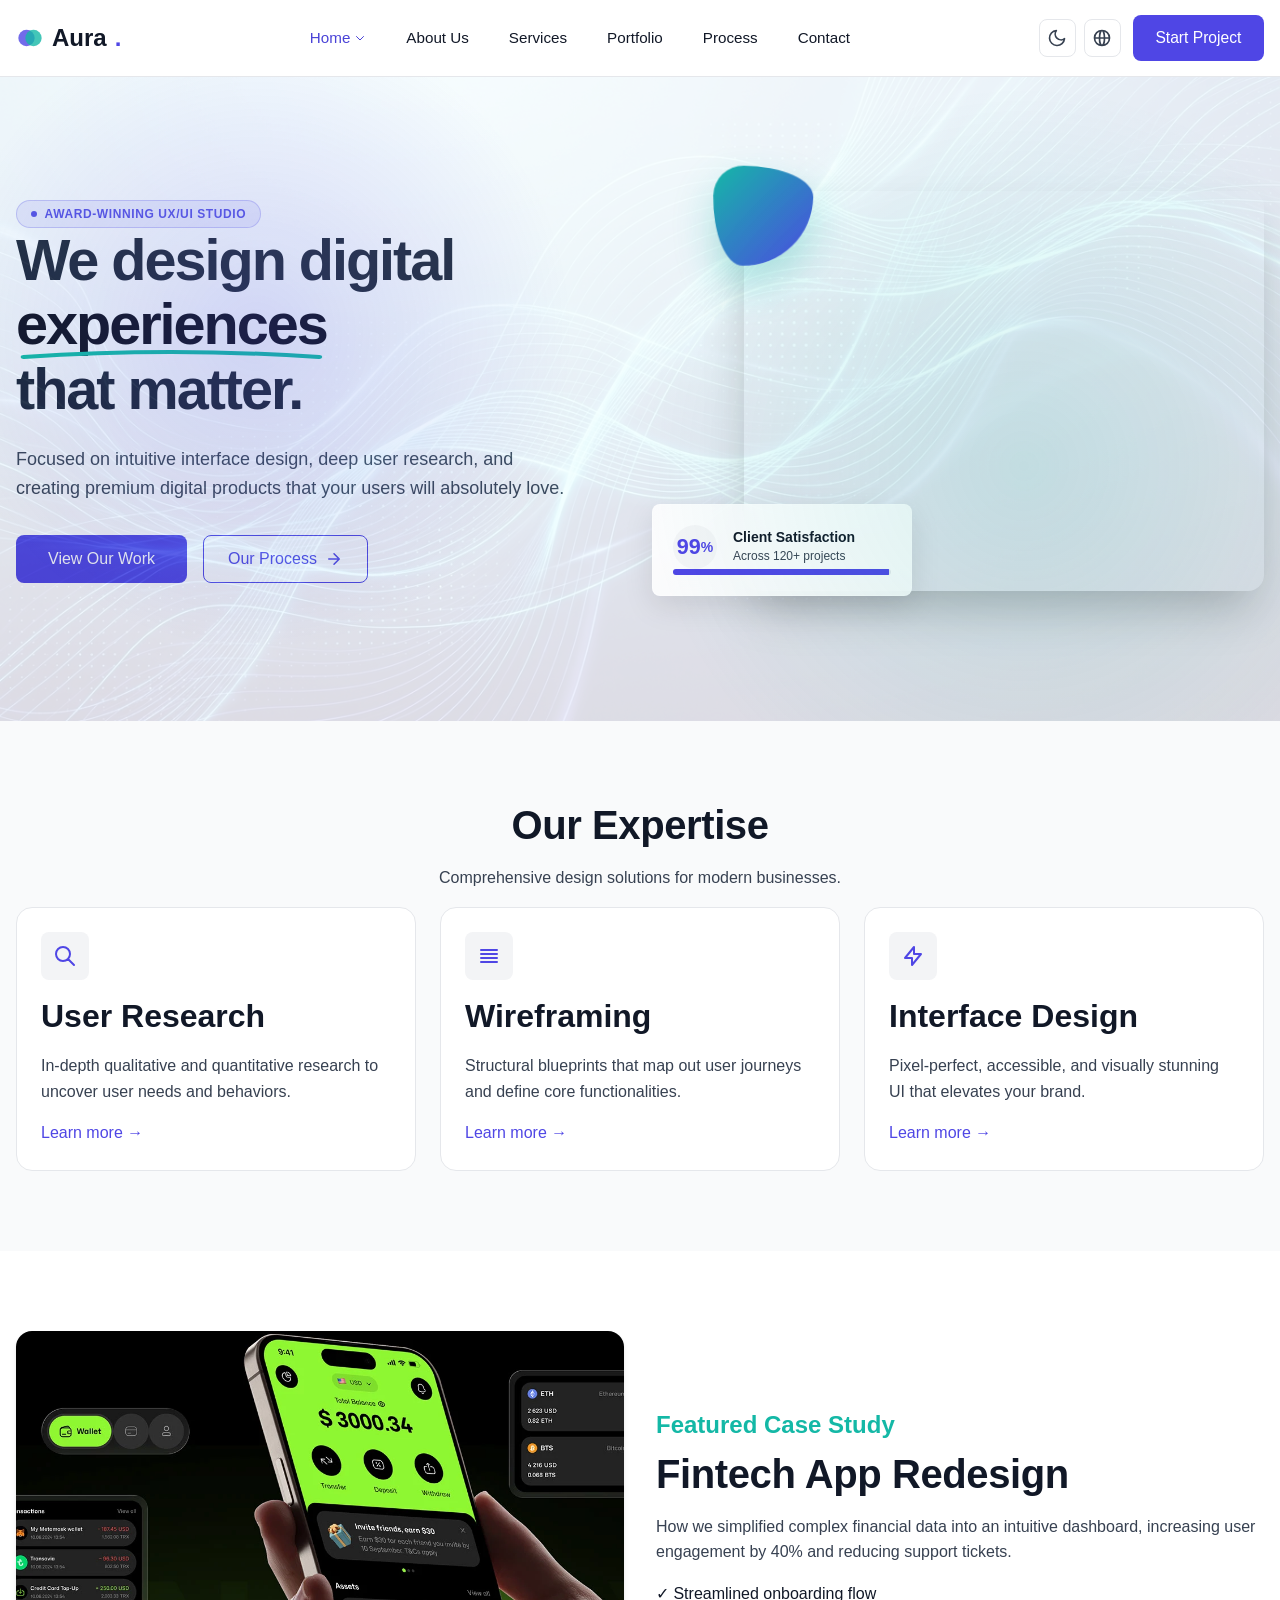
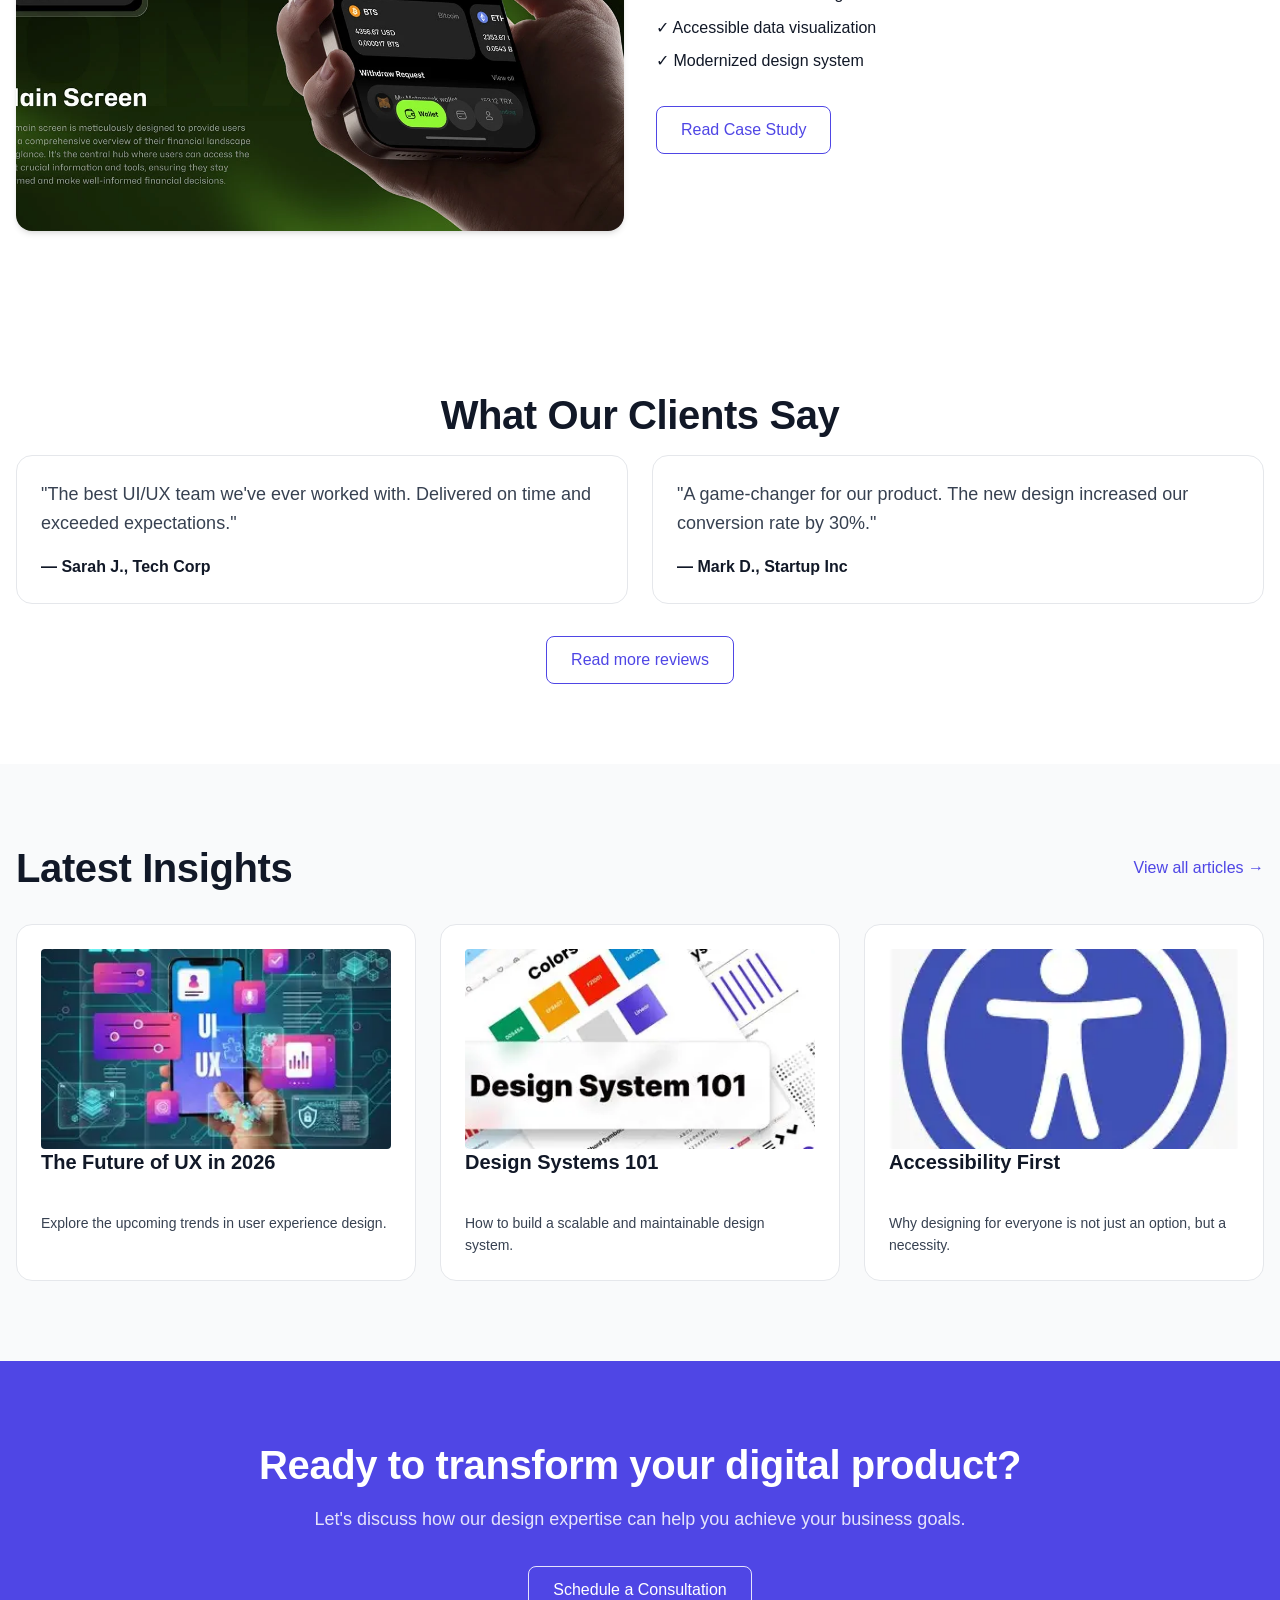
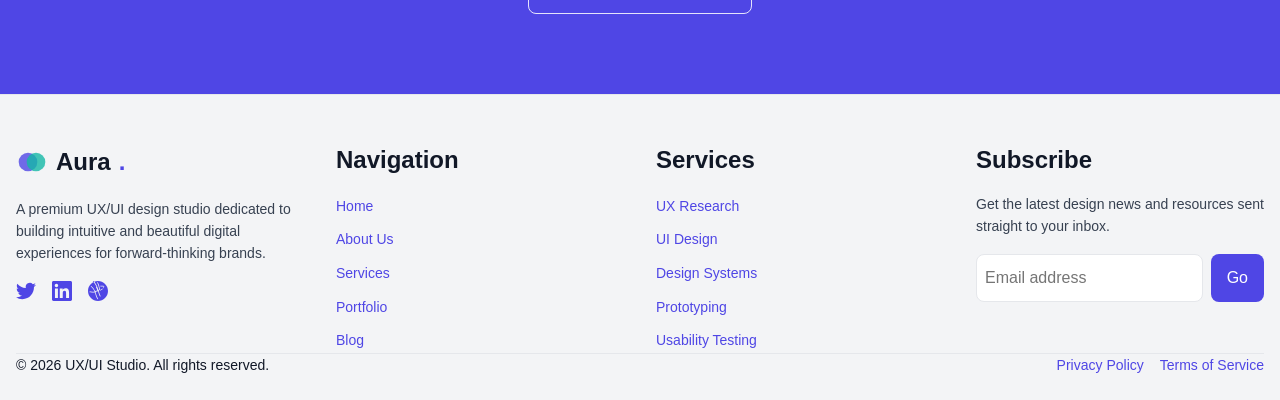
<file: index.html>
<!DOCTYPE html>
<html lang="en">
<head>
    <meta charset="UTF-8">
    <meta http-equiv="refresh" content="0; url=pages/index.html">
    <title>Redirecting...</title>
</head>
<body>
    <p>If you are not redirected automatically, follow this <a href="pages/index.html">link to the homepage</a>.</p>
</body>
</html>
</file>
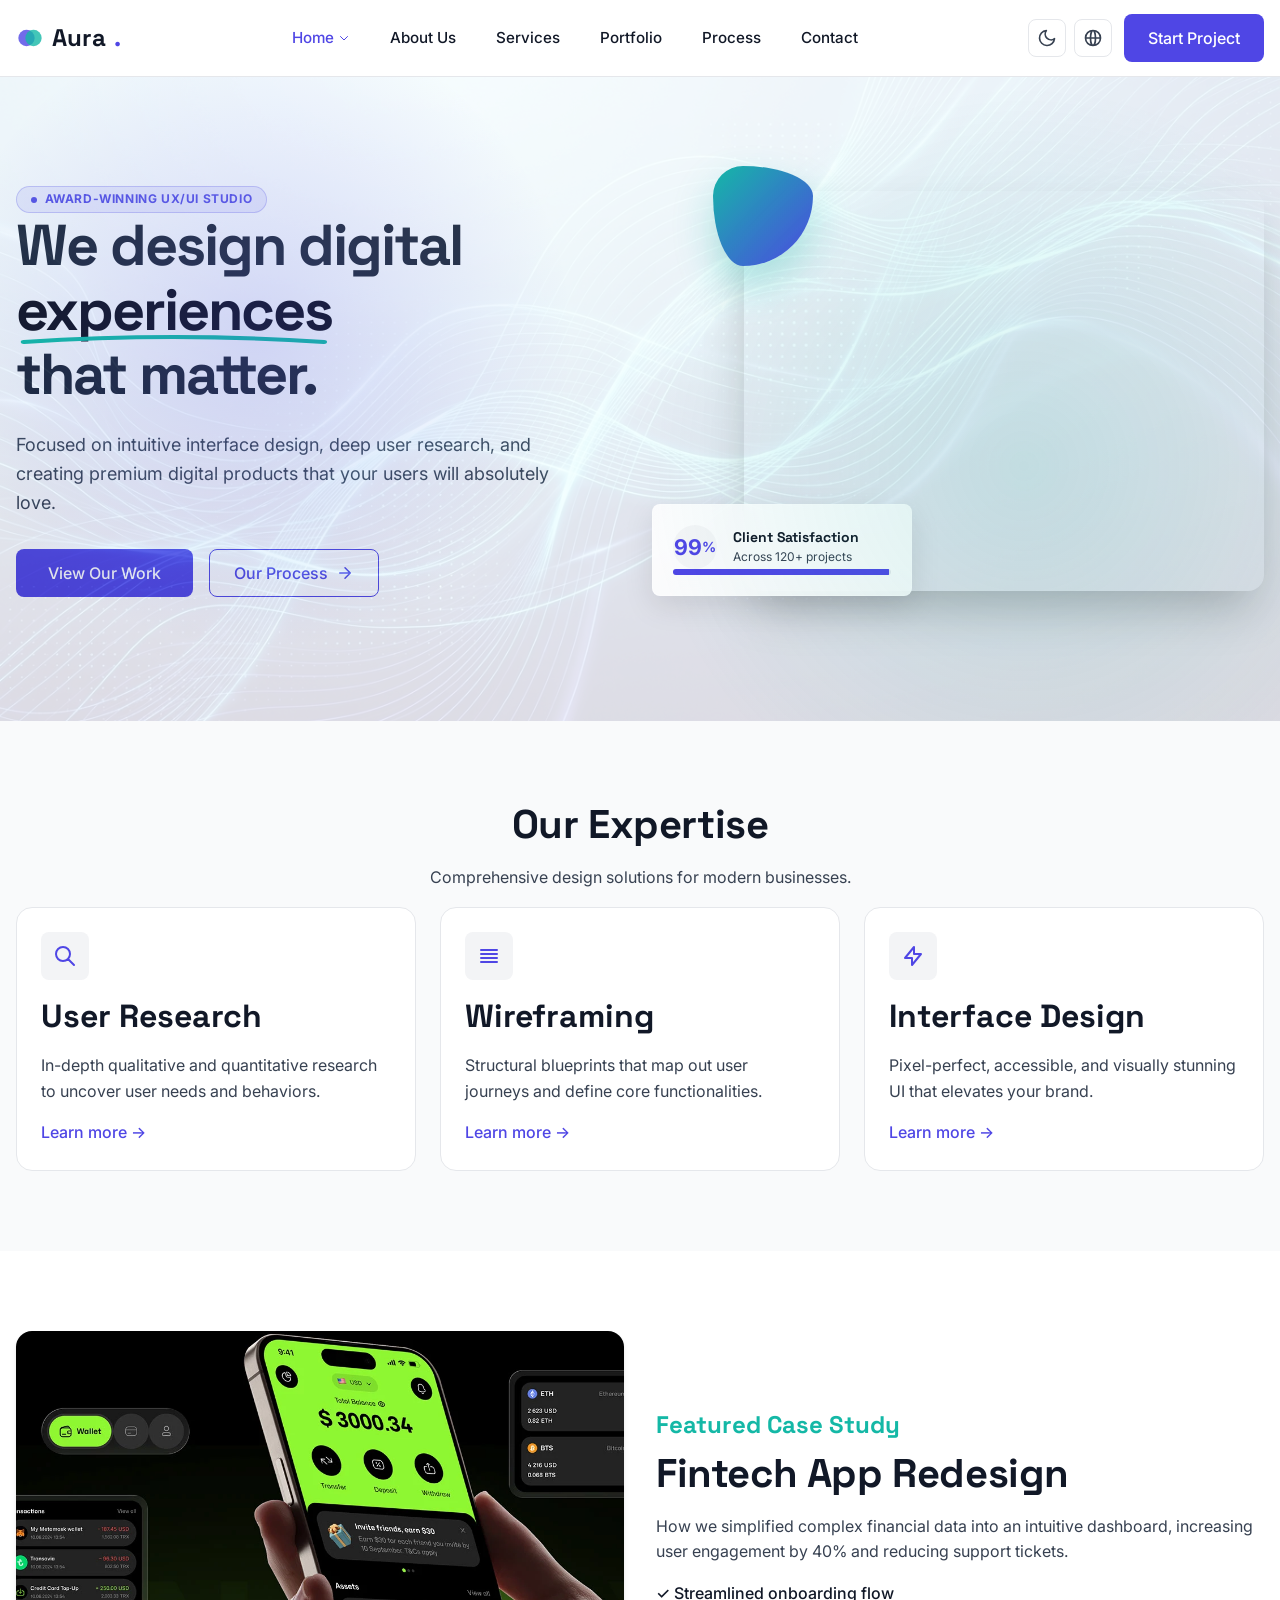
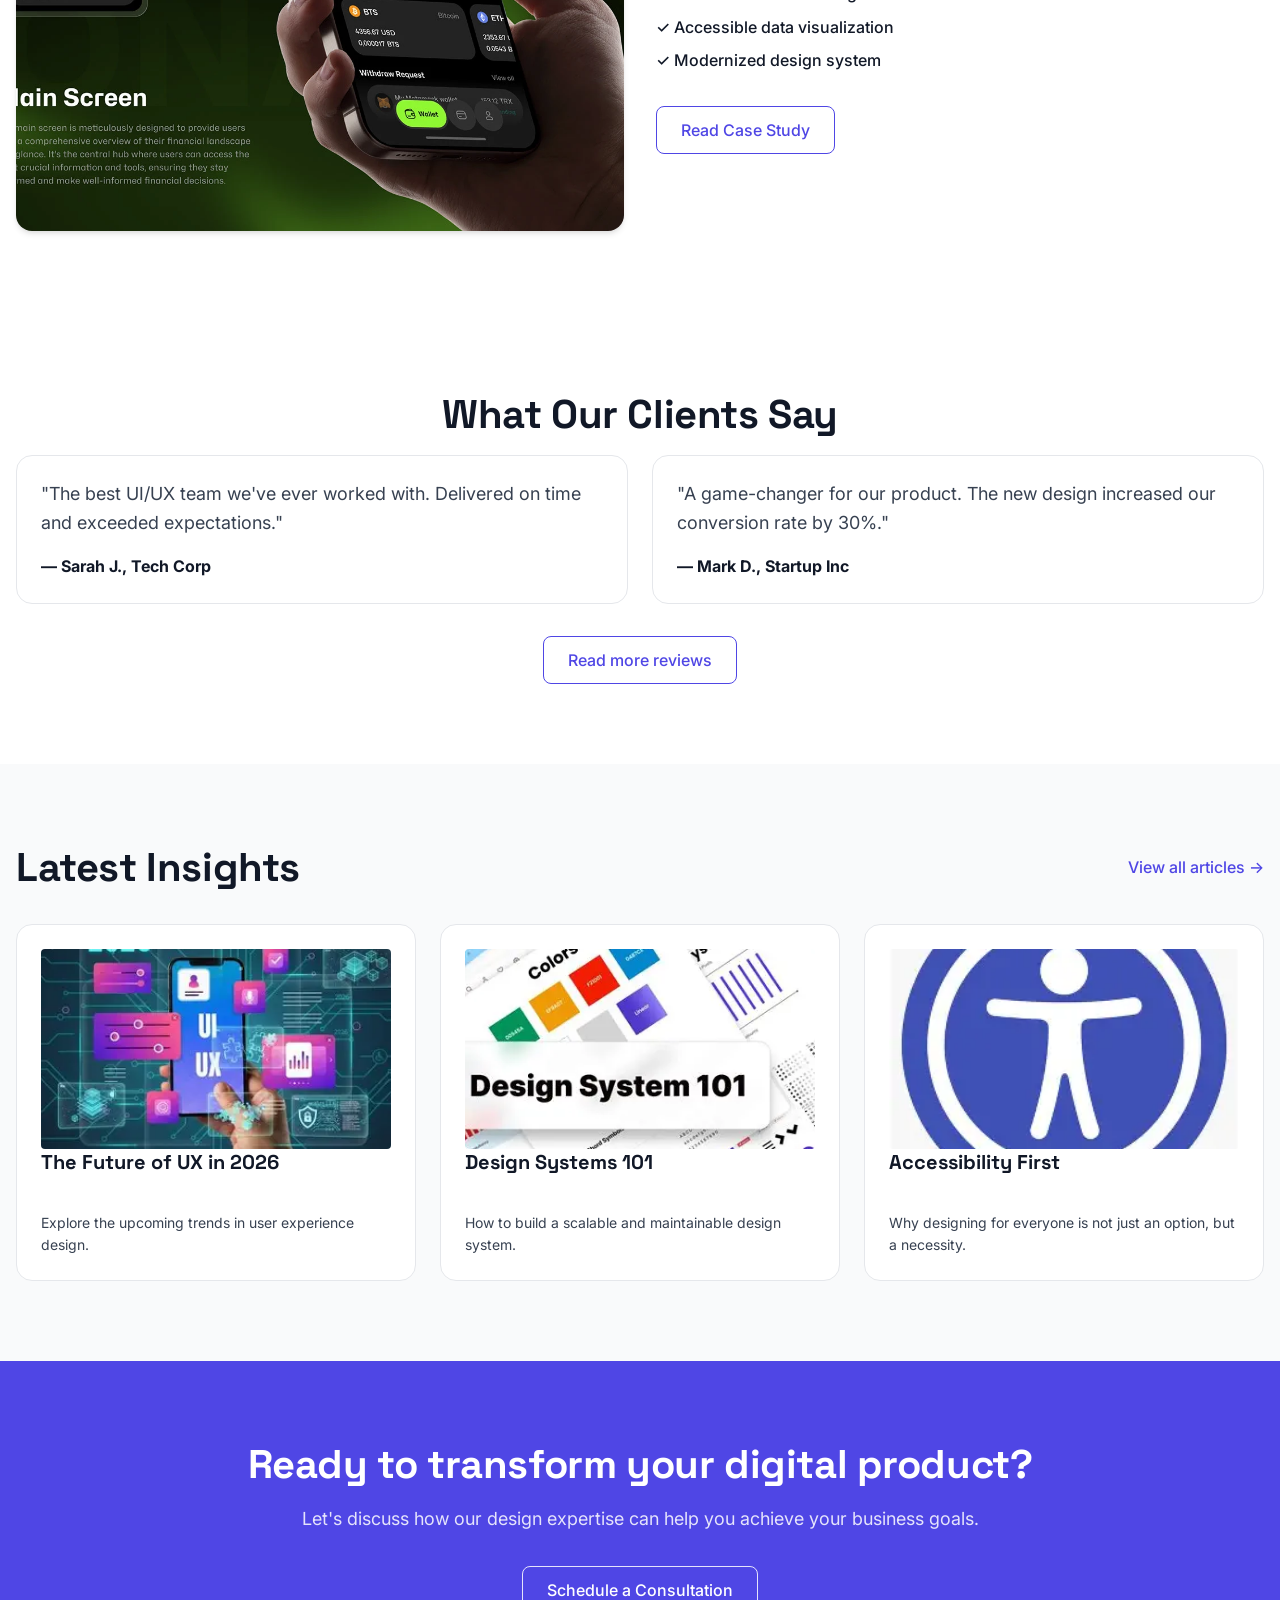
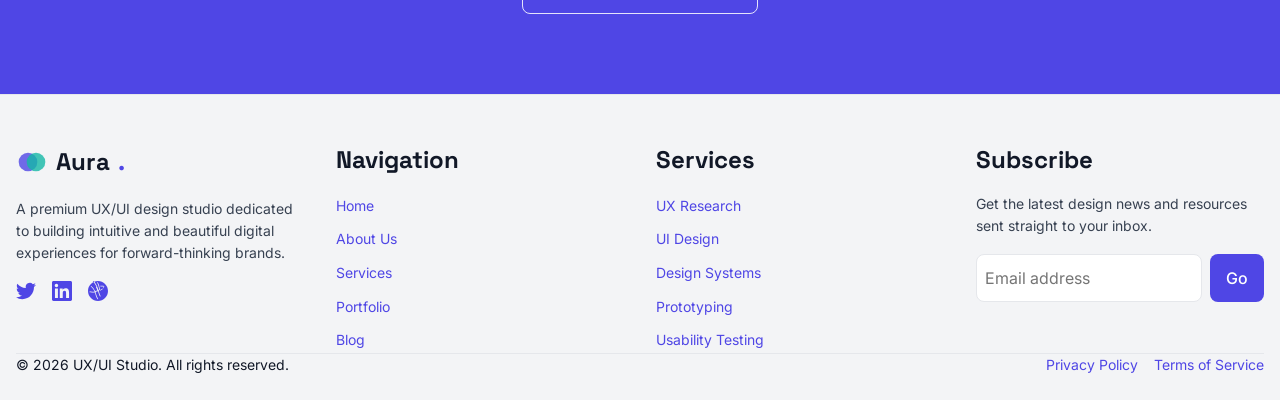
<file: pages/index.html>
<!DOCTYPE html>
<html lang="en">
<head>
    <meta charset="UTF-8">
    <meta name="viewport" content="width=device-width, initial-scale=1.0">
    <title>Aura.</title>
    <meta name="description" content="We are a premium UX/UI design studio specializing in user research, wireframing, and creating beautiful interface designs that drive conversion.">
    
    <!-- CSS -->
    <link rel="stylesheet" href="../assets/css/style.css">
    <link rel="stylesheet" href="../assets/css/components.css">
    <link rel="stylesheet" href="../assets/css/dark-mode.css">
    <link rel="stylesheet" href="../assets/css/rtl.css">
    
    <!-- Google Fonts -->
    <link rel="preconnect" href="https://fonts.googleapis.com">
    <link rel="preconnect" href="https://fonts.gstatic.com" crossorigin>

    <!-- Favicon (Task #1) -->
    <link rel="icon" type="image/svg+xml" href="data:image/svg+xml,<svg xmlns='http://www.w3.org/2000/svg' viewBox='0 0 24 24'><circle cx='9' cy='12' r='7' fill='%234f46e5' fill-opacity='0.8'/><circle cx='15' cy='12' r='7' fill='%2314b8a6' fill-opacity='0.8'/></svg>">

    
    <!-- Dark Mode Initializer (Prevents FOUC & persists across all pages) -->
    <script>
        (function() {
            try {
                const theme = localStorage.getItem('theme');
                if (theme === 'dark' || (!theme && window.matchMedia('(prefers-color-scheme: dark)').matches)) {
                    document.documentElement.classList.add('dark');
                }
            } catch (e) {
                if (window.matchMedia('(prefers-color-scheme: dark)').matches) {
                    document.documentElement.classList.add('dark');
                }
            }
        })();
    </script>
</head>
<body>

    <!-- Header -->
    <!-- Header -->
    <!-- Header -->
    <header class="navbar">
        <div class="container flex justify-between items-center">
            <a href="index.html" class="nav-brand">
                <svg width="28" height="28" viewBox="0 0 24 24" fill="none" xmlns="http://www.w3.org/2000/svg">
                    <circle cx="9" cy="12" r="7" fill="var(--primary-color)" fill-opacity="0.8"/>
                    <circle cx="15" cy="12" r="7" fill="var(--accent-color)" fill-opacity="0.8"/>
                </svg>
                Aura<span>.</span>
            </a>
            
            <nav id="navMenu" class="nav-menu">
                <div class="dropdown">
                    <a href="index.html" class="nav-link" style="cursor: pointer; display: inline-flex; align-items: center; gap: 4px;">
                        Home
                        <svg width="12" height="12" fill="none" stroke="currentColor" stroke-width="2" viewBox="0 0 24 24"><path stroke-linecap="round" stroke-linejoin="round" d="M19 9l-7 7-7-7"></path></svg>
                    </a>
                    <div class="dropdown-menu">
                        <a href="index.html" class="dropdown-item">Home V1</a>
                        <a href="index-2.html" class="dropdown-item">Home V2</a>
                    </div>
                </div>
                <a href="about.html" class="nav-link">About Us</a>
                <a href="services.html" class="nav-link">Services</a>
                <a href="portfolio.html" class="nav-link">Portfolio</a>
                <a href="process.html" class="nav-link">Process</a>
                <a href="contact.html" class="nav-link">Contact</a>
            </nav>
            
            <div class="nav-actions">
                <div class="nav-toggles">
                    <button id="darkModeToggle" class="icon-toggle-btn" aria-label="Toggle Theme" title="Toggle Theme">
                        <svg width="20" height="20" fill="none" stroke="currentColor" stroke-width="2" stroke-linecap="round" stroke-linejoin="round" viewBox="0 0 24 24"><path d="M21 12.79A9 9 0 1 1 11.21 3 7 7 0 0 0 21 12.79z"></path></svg>
                    </button>
                    <button id="rtlToggle" class="icon-toggle-btn" aria-label="Toggle RTL" title="Toggle Direction">
                        <svg width="20" height="20" fill="none" stroke="currentColor" stroke-width="2" viewBox="0 0 24 24"><path stroke-linecap="round" stroke-linejoin="round" d="M21 12a9 9 0 01-9 9m9-9a9 9 0 00-9-9m9 9H3m9 9a9 9 0 01-9-9m9 9c1.657 0 3-4.03 3-9s-1.343-9-3-9m0 18c-1.657 0-3-4.03-3-9s1.343-9 3-9m-9 9a9 9 0 019-9"></path></svg>
                    </button>
                </div>
                <a href="contact.html" class="btn btn-primary">Start Project</a>
            </div>
        </div>
    </header>

    <!-- Hero Section (Section 1 - Unique Asymmetrical Layout) -->
    <section class="section pt-16 pb-20" style="background-color: var(--bg-primary); overflow: hidden; position: relative;">
        <!-- High-res Abstract Background Image -->
        <div style="position: absolute; inset: 0; background-image: url('../assets/IMAGES/hero-bg-mesh.jpg'); background-size: cover; background-position: center; opacity: 0.15; pointer-events: none; z-index: 0;"></div>
        
        <!-- Background decorative ambient gradients -->
        <div style="position: absolute; top: -10%; left: -5%; width: 50vw; height: 50vw; border-radius: 50%; background: radial-gradient(circle, rgba(79, 70, 229, 0.18) 0%, rgba(255,255,255,0) 70%); z-index: 1; pointer-events: none;"></div>
        <div style="position: absolute; bottom: -20%; right: -10%; width: 60vw; height: 60vw; border-radius: 50%; background: radial-gradient(circle, rgba(20, 184, 166, 0.15) 0%, rgba(255,255,255,0) 70%); z-index: 1; pointer-events: none;"></div>
        
        <div class="container relative grid grid-cols-2 gap-12 items-center" style="z-index: 2;">
            <!-- Left Content -->
            <div class="hero-content">
                <div class="badge-pill mb-6" style="background: rgba(79, 70, 229, 0.1); border: 1px solid rgba(79, 70, 229, 0.25); color: var(--primary-color);">
                    <span style="width: 6px; height: 6px; background-color: var(--primary-color); border-radius: 50%; display: inline-block;"></span>
                    <span>Award-winning UX/UI Studio</span>
                </div>
                <h1 style="font-size: clamp(2.35rem, 4.5vw, 4rem); line-height: 1.12; letter-spacing: -0.035em; margin-bottom: var(--space-6);">
                    We design digital <br>
                    <span style="position: relative; display: inline-block;">
                        experiences
                        <svg width="100%" height="20" viewBox="0 0 200 20" style="position: absolute; bottom: -5px; left: 0; fill: none; stroke: var(--accent-color); stroke-width: 4px; stroke-linecap: round;" preserveAspectRatio="none">
                            <path d="M5,15 Q100,5 195,15"></path>
                        </svg>
                    </span><br>
                    that matter.
                </h1>
                <p class="text-lg text-secondary mb-8" style="max-width: 90%; line-height: 1.6;">Focused on intuitive interface design, deep user research, and creating premium digital products that your users will absolutely love.</p>
                <div class="flex gap-4 items-center flex-wrap">
                    <a href="portfolio.html" class="btn btn-primary" style="padding: var(--space-3) var(--space-8); font-size: 1rem;">View Our Work</a>
                    <a href="process.html" class="btn btn-secondary" style="padding: var(--space-3) var(--space-6); font-size: 1rem; gap: 8px;">
                        <span>Our Process</span>
                        <svg width="18" height="18" fill="none" stroke="currentColor" stroke-width="2" viewBox="0 0 24 24"><path stroke-linecap="round" stroke-linejoin="round" d="M5 12h14M12 5l7 7-7 7"></path></svg>
                    </a>
                </div>
            </div>
            
            <!-- Right Content (Visual Composition) -->
            <div class="hero-visual" style="position: relative; height: 500px; min-height: 380px;">
                <!-- Main Image -->
                <div style="position: absolute; top: 10%; right: 0; width: 85%; height: 80%; border-radius: var(--radius-lg); background-image: url('https://images.unsplash.com/photo-1551288049-bebda4e38f71?auto=format&fit=crop&w=800&q=80'); background-size: cover; background-position: center; box-shadow: 0 25px 50px -12px rgba(0,0,0,0.25);"></div>
                
                <!-- Floating Glass Card 1 -->
                <div class="glass-card" style="position: absolute; bottom: 5%; left: 0; width: 260px; max-width: 85%; border-radius: var(--radius-md); padding: var(--space-5); box-shadow: 0 10px 30px rgba(0,0,0,0.1); transform: translateY(-20px);">
                    <div class="flex items-center gap-4 mb-3">
                        <div style="width: 44px; height: 44px; border-radius: 50%; background: var(--bg-tertiary); display: flex; align-items: center; justify-content: center; color: var(--primary-color); font-weight: bold; font-size: 1.35rem;">99<span class="text-sm">%</span></div>
                        <div>
                            <h4 class="text-sm mb-0">Client Satisfaction</h4>
                            <p class="text-xs text-secondary mb-0">Across 120+ projects</p>
                        </div>
                    </div>
                    <div style="width: 100%; height: 6px; background: var(--border-color); border-radius: 3px; overflow: hidden;">
                        <div style="width: 99%; height: 100%; background: var(--primary-color);"></div>
                    </div>
                </div>

                <!-- Floating Abstract Element -->
                <div style="position: absolute; top: 5%; left: 10%; width: 100px; height: 100px; border-radius: 30% 70% 70% 30% / 30% 30% 70% 70%; background: linear-gradient(135deg, var(--accent-color), var(--primary-color)); box-shadow: 0 20px 40px rgba(20, 184, 166, 0.3); animation: morphBlob 8s ease-in-out infinite;"></div>
            </div>
        </div>
        
        <style>
            @keyframes morphBlob {
                0% { border-radius: 30% 70% 70% 30% / 30% 30% 70% 70%; transform: rotate(0deg); }
                50% { border-radius: 70% 30% 30% 70% / 70% 70% 30% 30%; transform: rotate(180deg) scale(1.1); }
                100% { border-radius: 30% 70% 70% 30% / 30% 30% 70% 70%; transform: rotate(360deg); }
            }
            @media (max-width: 768px) {
                .hero-content { padding-right: 0 !important; }
                .hero-visual { height: 360px !important; margin-top: var(--space-6); }
            }
        </style>
    </section>

    <!-- Services Overview Section -->
    <section class="section section-alt">
        <div class="container">
            <div class="text-center mb-12">
                <h2>Our Expertise</h2>
                <p>Comprehensive design solutions for modern businesses.</p>
            </div>
            
            <div class="grid grid-cols-3">
                <div class="card">
                    <div class="card-icon"><svg width="24" height="24" fill="none" stroke="currentColor" stroke-width="2" viewBox="0 0 24 24"><path stroke-linecap="round" stroke-linejoin="round" d="M21 21l-6-6m2-5a7 7 0 11-14 0 7 7 0 0114 0z"></path></svg></div>
                    <h3 class="h5">User Research</h3>
                    <p>In-depth qualitative and quantitative research to uncover user needs and behaviors.</p>
                    <a href="service-details.html" class="text-primary font-medium">Learn more →</a>
                </div>
                <div class="card">
                    <div class="card-icon"><svg width="24" height="24" fill="none" stroke="currentColor" stroke-width="2" viewBox="0 0 24 24"><path stroke-linecap="round" stroke-linejoin="round" d="M4 6h16M4 10h16M4 14h16M4 18h16"></path></svg></div>
                    <h3 class="h5">Wireframing</h3>
                    <p>Structural blueprints that map out user journeys and define core functionalities.</p>
                    <a href="service-details.html" class="text-primary font-medium">Learn more →</a>
                </div>
                <div class="card">
                    <div class="card-icon"><svg width="24" height="24" fill="none" stroke="currentColor" stroke-width="2" viewBox="0 0 24 24"><path stroke-linecap="round" stroke-linejoin="round" d="M13 10V3L4 14h7v7l9-11h-7z"></path></svg></div>
                    <h3 class="h5">Interface Design</h3>
                    <p>Pixel-perfect, accessible, and visually stunning UI that elevates your brand.</p>
                    <a href="service-details.html" class="text-primary font-medium">Learn more →</a>
                </div>
            </div>
        </div>
    </section>

    <!-- Highlighted Case Study -->
    <section class="section">
        <div class="container grid grid-cols-2 items-center gap-8">
            <div style="height: 500px; border-radius: var(--radius-lg); background-image: url('../assets/IMAGES/FINTECH%20APP%20REDESIGN.webp'); background-size: cover; background-position: center; box-shadow: var(--shadow-md);"></div>
            <div>
                <h4 class="text-accent mb-2">Featured Case Study</h4>
                <h2 class="mb-4">Fintech App Redesign</h2>
                <p class="mb-6">How we simplified complex financial data into an intuitive dashboard, increasing user engagement by 40% and reducing support tickets.</p>
                <ul class="mb-8 font-medium">
                    <li class="mb-2">✓ Streamlined onboarding flow</li>
                    <li class="mb-2">✓ Accessible data visualization</li>
                    <li class="mb-2">✓ Modernized design system</li>
                </ul>
                <a href="portfolio.html" class="btn btn-secondary">Read Case Study</a>
            </div>
        </div>
    </section>

    <!-- Testimonials (Section 4) -->
    <section class="section">
        <div class="container">
            <h2 class="text-center mb-12">What Our Clients Say</h2>
            <div class="grid grid-cols-2">
                <div class="card bg-tertiary">
                    <p class="text-lg italic mb-6">"The best UI/UX team we've ever worked with. Delivered on time and exceeded expectations."</p>
                    <div class="font-bold">— Sarah J., Tech Corp</div>
                </div>
                <div class="card bg-tertiary">
                    <p class="text-lg italic mb-6">"A game-changer for our product. The new design increased our conversion rate by 30%."</p>
                    <div class="font-bold">— Mark D., Startup Inc</div>
                </div>
            </div>
            <!-- Task #22: Single centered CTA -->
            <div class="text-center mt-8">
                <a href="portfolio.html" class="btn btn-secondary">Read more reviews</a>
            </div>
        </div>
    </section>

    <!-- Latest Insights (Section 5) -->
    <section class="section section-alt">
        <div class="container">
            <div class="flex justify-between items-center mb-8">
                <h2 class="mb-0">Latest Insights</h2>
                <a href="blog.html" class="text-primary font-medium">View all articles →</a>
            </div>
            <div class="grid grid-cols-3">
                <div class="card overflow-hidden insight-card">
                    <div class="mb-4" style="height: 200px; border-radius: var(--radius-sm); background-image: url('../assets/IMAGES/The%20Future%20of%20UX%20in%202026.webp'); background-size: cover; background-position: center; margin: -var(--space-6) -var(--space-6) var(--space-4) -var(--space-6);"></div>
                    <h3 class="insight-card-title">The Future of UX in 2026</h3>
                    <p class="insight-card-text">Explore the upcoming trends in user experience design.</p>
                </div>
                <div class="card overflow-hidden insight-card">
                    <div class="mb-4" style="height: 200px; border-radius: var(--radius-sm); background-image: url('../assets/IMAGES/Design%20Systems%20101.webp'); background-size: cover; background-position: center; margin: -var(--space-6) -var(--space-6) var(--space-4) -var(--space-6);"></div>
                    <h3 class="insight-card-title">Design Systems 101</h3>
                    <p class="insight-card-text">How to build a scalable and maintainable design system.</p>
                </div>
                <div class="card overflow-hidden insight-card">
                    <div class="mb-4" style="height: 200px; border-radius: var(--radius-sm); background-image: url('../assets/IMAGES/Accessibility%20First.webp'); background-size: cover; background-position: center; margin: -var(--space-6) -var(--space-6) var(--space-4) -var(--space-6);"></div>
                    <h3 class="insight-card-title">Accessibility First</h3>
                    <p class="insight-card-text">Why designing for everyone is not just an option, but a necessity.</p>
                </div>
            </div>
        </div>
    </section>

    <!-- CTA Section (Section 6) -->
    <section class="section text-center" style="background-color: var(--primary-color); color: white;">
        <div class="container">
            <h2 class="mb-4" style="color: white;">Ready to transform your digital product?</h2>
            <p class="mb-8 text-lg" style="color: rgba(255,255,255,0.85);">Let's discuss how our design expertise can help you achieve your business goals.</p>
            <a href="contact.html" class="btn btn-outline-white">Schedule a Consultation</a>
        </div>
    </section>

    <!-- Footer -->
    <footer class="footer" style="background-color: var(--bg-tertiary); padding: var(--space-12) 0 var(--space-6); margin-top: 0; border-top: 1px solid var(--border-color);">
        <div class="container">
            <div class="grid grid-cols-4 gap-8 mb-12">
                <!-- Column 1: Brand & Info -->
                <div style="grid-column: span 1;">
                    <a href="index.html" class="nav-brand mb-4" style="font-size: 1.5rem; display: flex; align-items: center; gap: 8px; text-decoration: none;">
                        <svg width="32" height="32" viewBox="0 0 24 24" fill="none" xmlns="http://www.w3.org/2000/svg">
                            <circle cx="9" cy="12" r="7" fill="var(--primary-color)" fill-opacity="0.8"/>
                            <circle cx="15" cy="12" r="7" fill="var(--accent-color)" fill-opacity="0.8"/>
                        </svg>
                        Aura<span>.</span>
                    </a>
                    <p class="text-sm text-secondary mb-6">A premium UX/UI design studio dedicated to building intuitive and beautiful digital experiences for forward-thinking brands.</p>
                    <div class="flex gap-4">
                        <a href="#" class="text-secondary" aria-label="Twitter"><svg width="20" height="20" fill="currentColor" viewBox="0 0 24 24"><path d="M23.953 4.57a10 10 0 01-2.825.775 4.958 4.958 0 002.163-2.723c-.951.555-2.005.959-3.127 1.184a4.92 4.92 0 00-8.384 4.482C7.69 8.095 4.067 6.13 1.64 3.162a4.822 4.822 0 00-.666 2.475c0 1.71.87 3.213 2.188 4.096a4.904 4.904 0 01-2.228-.616v.06a4.923 4.923 0 003.946 4.827 4.996 4.996 0 01-2.212.085 4.936 4.936 0 004.604 3.417 9.867 9.867 0 01-6.102 2.105c-.39 0-.779-.023-1.17-.067a13.995 13.995 0 007.557 2.209c9.053 0 13.998-7.496 13.998-13.985 0-.21 0-.42-.015-.63A9.935 9.935 0 0024 4.59z"/></svg></a>
                        <a href="#" class="text-secondary" aria-label="LinkedIn"><svg width="20" height="20" fill="currentColor" viewBox="0 0 24 24"><path d="M20.447 20.452h-3.554v-5.569c0-1.328-.027-3.037-1.852-3.037-1.853 0-2.136 1.445-2.136 2.939v5.667H9.351V9h3.414v1.561h.046c.477-.9 1.637-1.85 3.37-1.85 3.601 0 4.267 2.37 4.267 5.455v6.286zM5.337 7.433c-1.144 0-2.063-.926-2.063-2.065 0-1.138.92-2.063 2.063-2.063 1.14 0 2.064.925 2.064 2.063 0 1.139-.925 2.065-2.064 2.065zm1.782 13.019H3.555V9h3.564v11.452zM22.225 0H1.771C.792 0 0 .774 0 1.729v20.542C0 23.227.792 24 1.771 24h20.451C23.2 24 24 23.227 24 22.271V1.729C24 .774 23.2 0 22.222 0h.003z"/></svg></a>
                        <a href="#" class="text-secondary" aria-label="Dribbble"><svg width="20" height="20" fill="currentColor" viewBox="0 0 24 24"><path d="M12 24C5.385 24 0 18.615 0 12S5.385 0 12 0s12 5.385 12 12-5.385 12-12 12zm8.793-12.012c-.08-.137-2.31-3.921-6.84-4.522.062-.162.118-.328.172-.497 2.384-.528 4.708.01 4.887.056.241.062.464-.108.528-.35.064-.241-.106-.464-.348-.528-.278-.073-2.85-.694-5.49.034-.515-1.503-1.168-3.08-1.874-4.502-.117-.234-.403-.314-.62-.178-.22.138-.3.424-.183.66 2.457 4.966 2.464 9.176 2.464 9.255v.02c0 .248.203.45.45.45.247 0 .45-.202.45-.45v-.01c-.004-.378-.063-2.617-.92-5.508 4.09.435 6.096 3.865 6.136 3.935.127.215.405.286.62.16.216-.128.288-.407.16-.623zM9.535 7.185c.678 1.34 1.287 2.805 1.776 4.2-.876.246-1.84.444-2.885.576C7.03 8.35 4.316 6.32 4.14 6.186c-.198-.152-.486-.114-.638.083-.153.2-.116.488.083.64.06.044 2.864 2.152 4.414 5.96-2.583.18-5.57-.142-5.696-.157-.246-.03-.473.146-.504.39-.03.246.146.473.392.503.238.028 3.428.373 6.195.122.378 1.83 1.05 4.673 2.925 8.012.122.218.4.296.618.174.22-.12.298-.398.176-.617C9.9 17.39 9.39 14.532 9.1 12.833c1.077-.128 2.062-.317 2.956-.56.91 3.233 2.122 6.02 2.17 6.13.1.226.368.328.594.228.226-.1.328-.368.228-.594-.025-.054-1.225-2.83-2.127-6.046 3.99-.443 6.015-3.69 6.05-3.743.14-.207.086-.487-.12-.628-.206-.14-.486-.085-.626.12-.008.01-1.782 2.846-5.462 3.32-.47-1.32-.98-2.67-1.54-3.98-3.085-7.152-7.25-9.98-7.31-10.02-.206-.142-.486-.09-.628.118-.142.206-.09.486.118.628.024.018 3.93 2.682 6.83 9.387z"/></svg></a>
                    </div>
                </div>
                
                <!-- Column 2: Navigation -->
                <div>
                    <h4 class="h5 mb-4">Navigation</h4>
                    <ul class="list-unstyled flex flex-col gap-2" style="list-style: none; padding-left: 0;">
                        <li><a href="index.html" class="text-secondary text-sm" style="text-decoration: none;">Home</a></li>
                        <li><a href="about.html" class="text-secondary text-sm" style="text-decoration: none;">About Us</a></li>
                        <li><a href="services.html" class="text-secondary text-sm" style="text-decoration: none;">Services</a></li>
                        <li><a href="portfolio.html" class="text-secondary text-sm" style="text-decoration: none;">Portfolio</a></li>
                        <li><a href="blog.html" class="text-secondary text-sm" style="text-decoration: none;">Blog</a></li>
                    </ul>
                </div>
                
                <!-- Column 3: Services -->
                <div>
                    <h4 class="h5 mb-4">Services</h4>
                    <ul class="list-unstyled flex flex-col gap-2" style="list-style: none; padding-left: 0;">
                        <li><a href="service-details.html" class="text-secondary text-sm" style="text-decoration: none;">UX Research</a></li>
                        <li><a href="service-details.html" class="text-secondary text-sm" style="text-decoration: none;">UI Design</a></li>
                        <li><a href="service-details.html" class="text-secondary text-sm" style="text-decoration: none;">Design Systems</a></li>
                        <li><a href="service-details.html" class="text-secondary text-sm" style="text-decoration: none;">Prototyping</a></li>
                        <li><a href="service-details.html" class="text-secondary text-sm" style="text-decoration: none;">Usability Testing</a></li>
                    </ul>
                </div>

                <!-- Column 4: Newsletter -->
                <div>
                    <h4 class="h5 mb-4">Subscribe</h4>
                    <p class="text-sm text-secondary mb-4">Get the latest design news and resources sent straight to your inbox.</p>
                    <form class="flex gap-2">
                        <input type="email" class="form-control text-sm" placeholder="Email address" style="padding: 0.5rem; flex-grow: 1;">
                        <button type="submit" class="btn btn-primary" style="padding: 0.5rem 1rem;">Go</button>
                    </form>
                </div>
            </div>
            
            <!-- Bottom Bar -->
            <div class="flex justify-between items-center pt-6" style="border-top: 1px solid var(--border-color);">
                <div class="text-sm text-secondary">
                    &copy; 2026 UX/UI Studio. All rights reserved.
                </div>
                <div class="flex gap-4">
                    <a href="#" class="text-sm text-secondary" style="text-decoration: none;">Privacy Policy</a>
                    <a href="#" class="text-sm text-secondary" style="text-decoration: none;">Terms of Service</a>
                </div>
            </div>
        </div>
    </footer>

    <!-- Scripts -->
    <script src="../assets/js/main.js?v=1789358417566"></script>
</body>
</html>
</file>
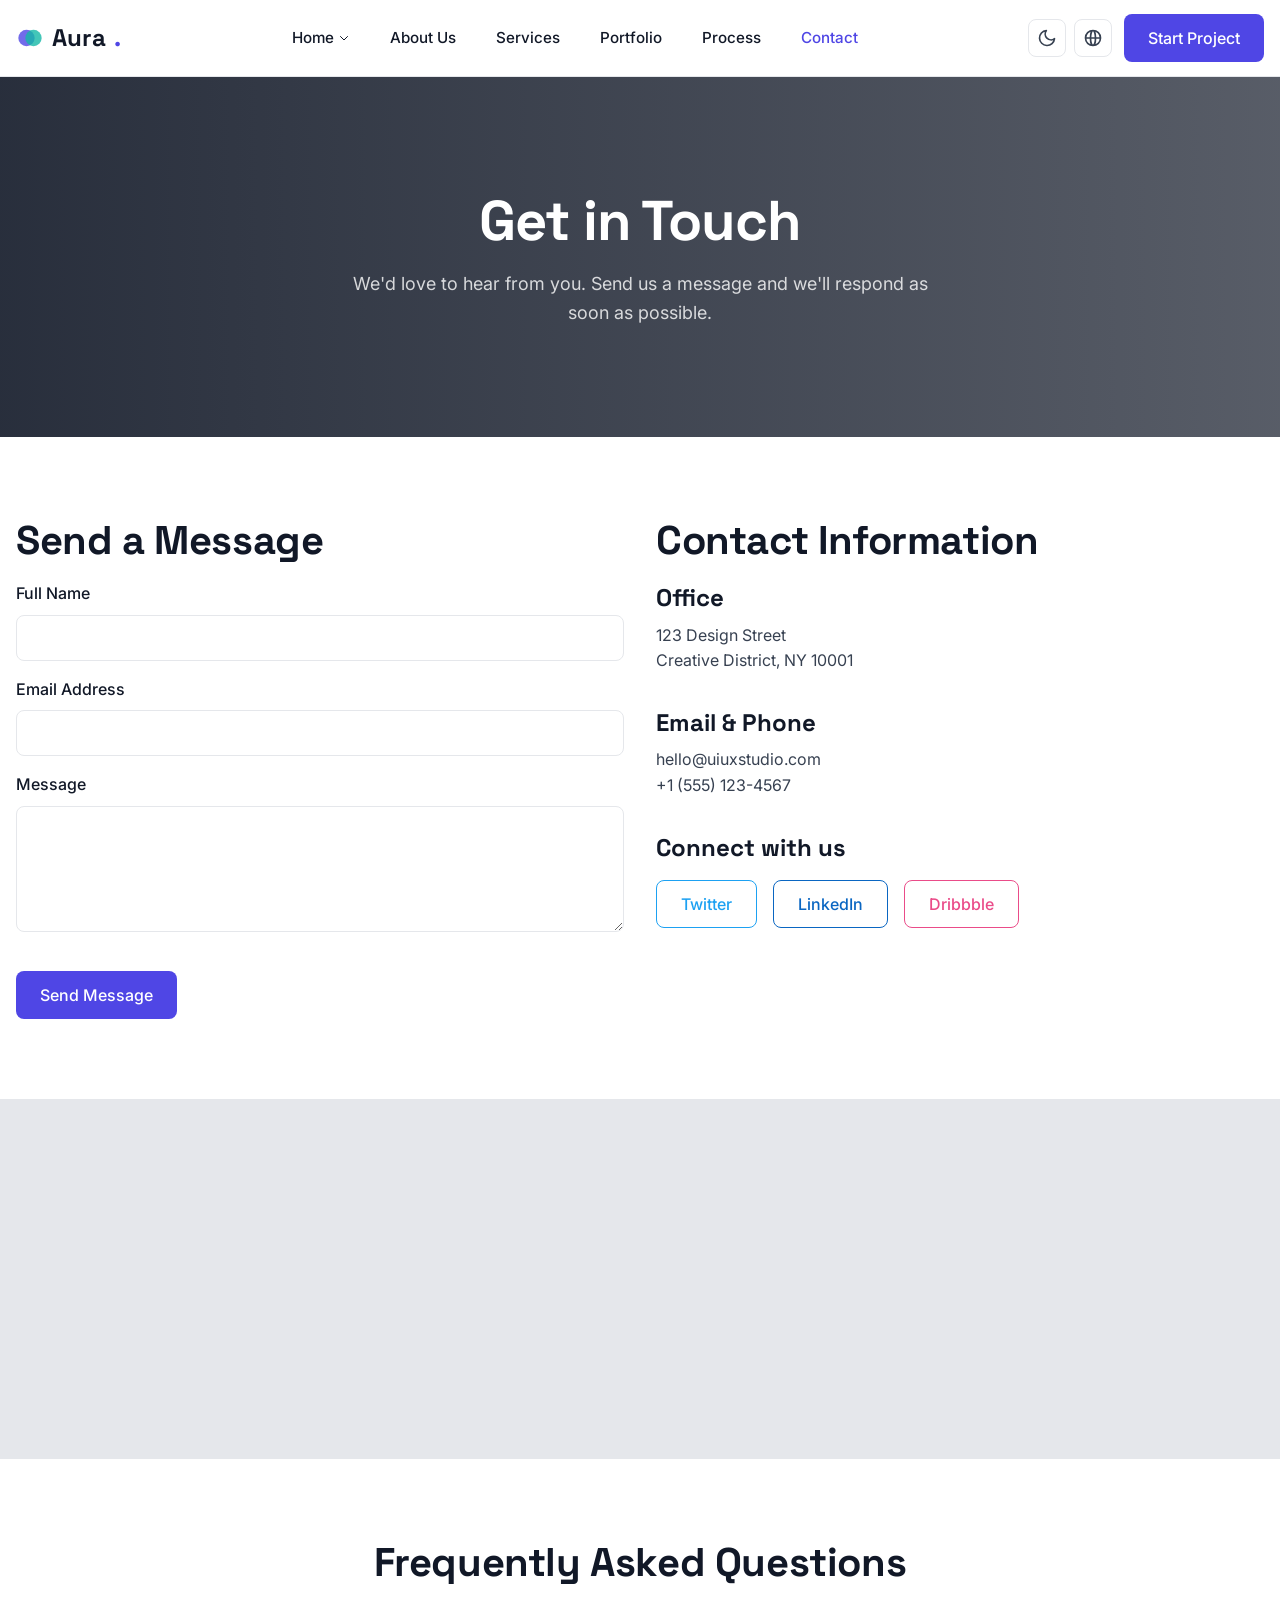
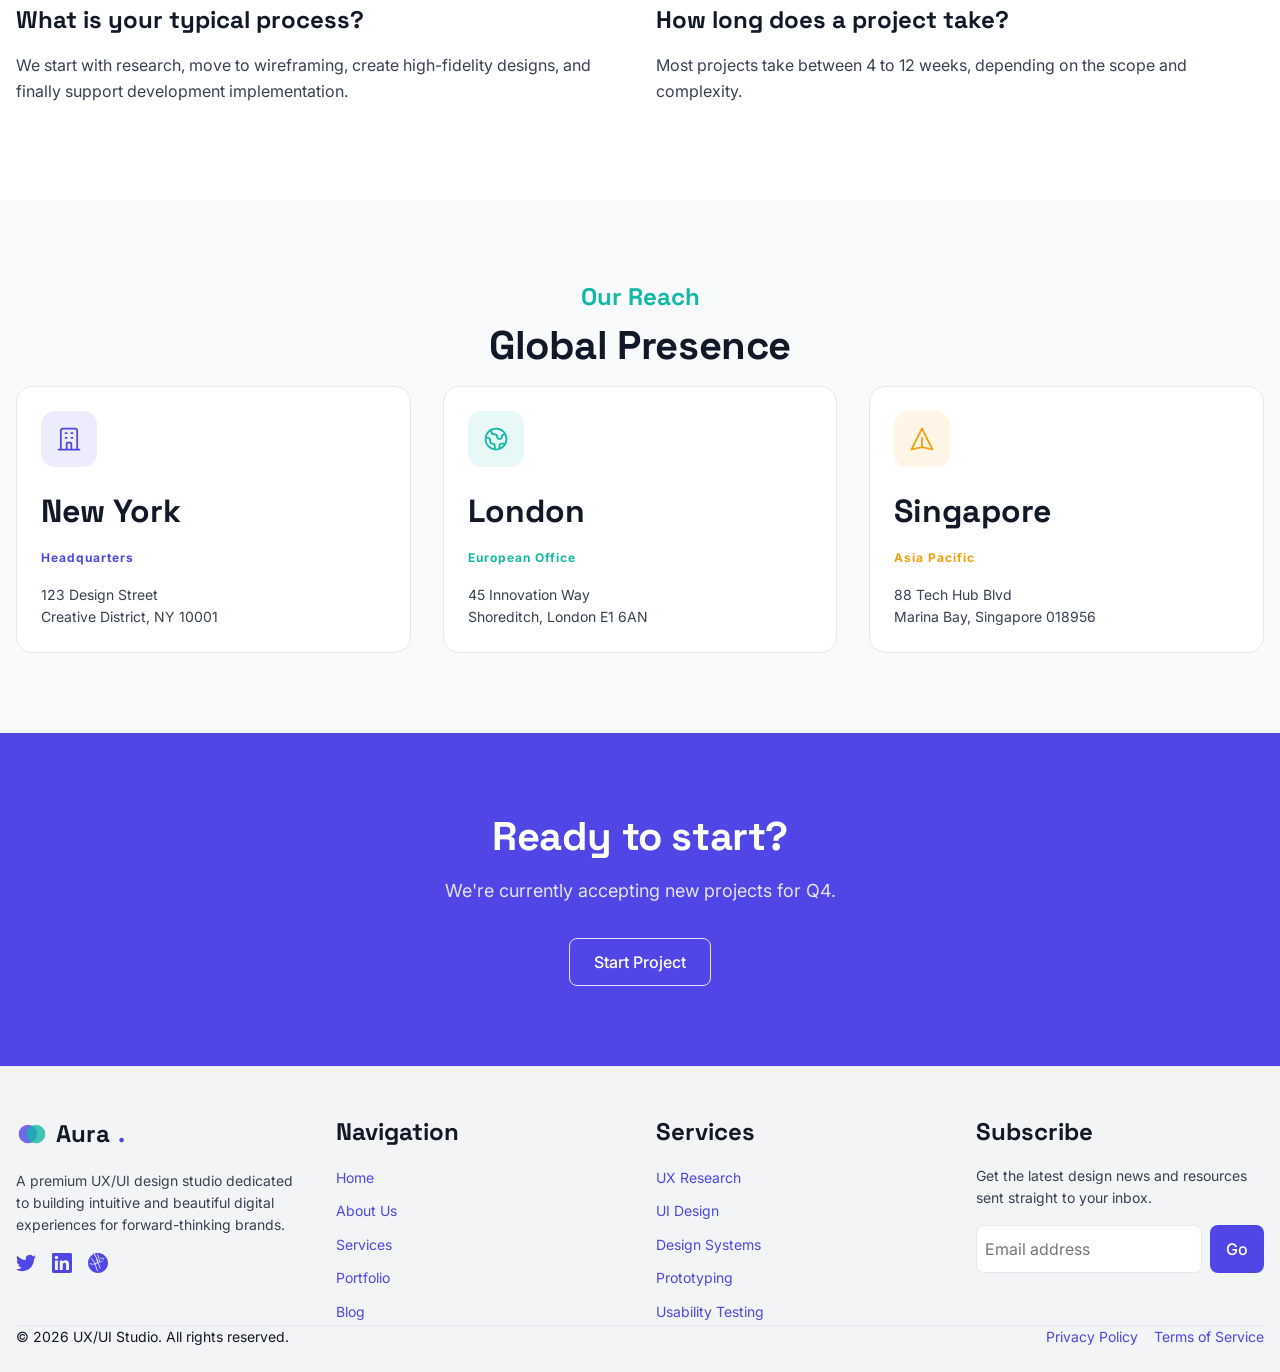
<file: pages/contact.html>
<!DOCTYPE html>
<html lang="en">
<head>
    <meta charset="UTF-8">
    <meta name="viewport" content="width=device-width, initial-scale=1.0">
    <title>Aura.</title>
    <link rel="stylesheet" href="../assets/css/style.css">
    <link rel="stylesheet" href="../assets/css/components.css">
    <link rel="stylesheet" href="../assets/css/dark-mode.css">
    <link rel="stylesheet" href="../assets/css/rtl.css">
    <link rel="icon" type="image/svg+xml" href="data:image/svg+xml,<svg xmlns='http://www.w3.org/2000/svg' viewBox='0 0 24 24'><circle cx='9' cy='12' r='7' fill='%234f46e5' fill-opacity='0.8'/><circle cx='15' cy='12' r='7' fill='%2314b8a6' fill-opacity='0.8'/></svg>">

    
    <!-- Dark Mode Initializer (Prevents FOUC & persists across all pages) -->
    <script>
        (function() {
            try {
                const theme = localStorage.getItem('theme');
                if (theme === 'dark' || (!theme && window.matchMedia('(prefers-color-scheme: dark)').matches)) {
                    document.documentElement.classList.add('dark');
                }
            } catch (e) {
                if (window.matchMedia('(prefers-color-scheme: dark)').matches) {
                    document.documentElement.classList.add('dark');
                }
            }
        })();
    </script>
</head>
<body>
    <!-- Header -->
    <header class="navbar">
        <div class="container flex justify-between items-center">
            <a href="index.html" class="nav-brand">
                <svg width="28" height="28" viewBox="0 0 24 24" fill="none" xmlns="http://www.w3.org/2000/svg">
                    <circle cx="9" cy="12" r="7" fill="var(--primary-color)" fill-opacity="0.8"/>
                    <circle cx="15" cy="12" r="7" fill="var(--accent-color)" fill-opacity="0.8"/>
                </svg>
                Aura<span>.</span>
            </a>
            
            <nav id="navMenu" class="nav-menu">
                <div class="dropdown">
                    <a href="index.html" class="nav-link" style="cursor: pointer; display: inline-flex; align-items: center; gap: 4px;">
                        Home
                        <svg width="12" height="12" fill="none" stroke="currentColor" stroke-width="2" viewBox="0 0 24 24"><path stroke-linecap="round" stroke-linejoin="round" d="M19 9l-7 7-7-7"></path></svg>
                    </a>
                    <div class="dropdown-menu">
                        <a href="index.html" class="dropdown-item">Home V1</a>
                        <a href="index-2.html" class="dropdown-item">Home V2</a>
                    </div>
                </div>
                <a href="about.html" class="nav-link">About Us</a>
                <a href="services.html" class="nav-link">Services</a>
                <a href="portfolio.html" class="nav-link">Portfolio</a>
                <a href="process.html" class="nav-link">Process</a>
                <a href="contact.html" class="nav-link">Contact</a>
            </nav>
            
            <div class="nav-actions">
                <div class="nav-toggles">
                    <button id="darkModeToggle" class="icon-toggle-btn" aria-label="Toggle Theme" title="Toggle Theme">
                        <svg width="20" height="20" fill="none" stroke="currentColor" stroke-width="2" stroke-linecap="round" stroke-linejoin="round" viewBox="0 0 24 24"><path d="M21 12.79A9 9 0 1 1 11.21 3 7 7 0 0 0 21 12.79z"></path></svg>
                    </button>
                    <button id="rtlToggle" class="icon-toggle-btn" aria-label="Toggle RTL" title="Toggle Direction">
                        <svg width="20" height="20" fill="none" stroke="currentColor" stroke-width="2" viewBox="0 0 24 24"><path stroke-linecap="round" stroke-linejoin="round" d="M21 12a9 9 0 01-9 9m9-9a9 9 0 00-9-9m9 9H3m9 9a9 9 0 01-9-9m9 9c1.657 0 3-4.03 3-9s-1.343-9-3-9m0 18c-1.657 0-3-4.03-3-9s1.343-9 3-9m-9 9a9 9 0 019-9"></path></svg>
                    </button>
                </div>
                <a href="contact.html" class="btn btn-primary">Start Project</a>
            </div>
        </div>
    </header>

    <!-- Section 1: Hero -->
    <section class="section text-center" style="background-image: url('https://images.unsplash.com/photo-1516321318423-f06f85e504b3?auto=format&fit=crop&w=1920&q=80'); background-size: cover; background-position: center; background-attachment: fixed; min-height: 40vh; display: flex; align-items: center; justify-content: center; position: relative;">
        <!-- Sleek dark overlay for contrast -->
        <div style="position: absolute; inset: 0; background: linear-gradient(to right, rgba(17, 24, 39, 0.9), rgba(17, 24, 39, 0.7)); z-index: 1;"></div>
        <div class="container relative" style="z-index: 2; display: flex; flex-direction: column; align-items: center; justify-content: center; text-align: center; width: 100%;">
            <h1 class="mb-4" style="color: white;">Get in Touch</h1>
            <p class="text-lg mb-0" style="color: rgba(255,255,255,0.8); max-width: 600px; margin-left: auto; margin-right: auto;">We'd love to hear from you. Send us a message and we'll respond as soon as possible.</p>
        </div>
    </section>

    <!-- Section 2: Contact Form & Info -->
    <section class="section">
        <div class="container grid grid-cols-2 gap-8">
            <div>
                <h2 class="mb-6">Send a Message</h2>
                <form class="needs-validation" novalidate>
                    <div class="form-group">
                        <label class="form-label">Full Name</label>
                        <input type="text" class="form-control" required>
                    </div>
                    <div class="form-group">
                        <label class="form-label">Email Address</label>
                        <input type="email" class="form-control" required>
                    </div>
                    <div class="form-group">
                        <label class="form-label">Message</label>
                        <textarea class="form-control" rows="5" required></textarea>
                    </div>
                    <button type="submit" class="btn btn-primary mt-4">Send Message</button>
                </form>
            </div>
            <div>
                <h2 class="mb-6">Contact Information</h2>
                <div class="mb-8">
                    <h4 class="h5 mb-2">Office</h4>
                    <p>123 Design Street<br>Creative District, NY 10001</p>
                </div>
                <div class="mb-8">
                    <h4 class="h5 mb-2">Email & Phone</h4>
                    <p>hello@uiuxstudio.com<br>+1 (555) 123-4567</p>
                </div>
                <div>
                    <h4 class="h5 mb-4">Connect with us</h4>
                    <!-- Task #14: Branded social login/connect buttons on contact page -->
                    <div class="flex gap-4 flex-wrap">
                        <a href="#" class="btn btn-secondary" style="border-color: #1DA1F2; color: #1DA1F2;">Twitter</a>
                        <a href="#" class="btn btn-secondary" style="border-color: #0A66C2; color: #0A66C2;">LinkedIn</a>
                        <a href="#" class="btn btn-secondary" style="border-color: #EA4C89; color: #EA4C89;">Dribbble</a>
                    </div>
                </div>
            </div>
        </div>
    </section>

    <!-- Section 3: Map -->
    <section class="section section-alt pb-0 pt-0">
        <div style="width: 100%; height: clamp(260px, 40vh, 450px); background-color: var(--border-color); display: flex; align-items: center; justify-content: center; color: var(--text-secondary); overflow: hidden;">
            <iframe src="https://www.google.com/maps/embed?pb=!1m18!1m12!1m3!1d3022.617351659132!2d-74.00164808459424!3d40.74844444332924!2m3!1f0!2f0!3f0!3m2!1i1024!2i768!4f13.1!3m3!1m2!1s0x89c259bb64dc9cd7%3A0xc6c764e427ed3199!2sChelsea%2C%20New%20York%2C%20NY!5e0!3m2!1sen!2sus!4v1655385614353!5m2!1sen!2sus" width="100%" height="100%" style="border:0; filter: grayscale(100%) contrast(1.1);" allowfullscreen="" loading="lazy" referrerpolicy="no-referrer-when-downgrade"></iframe>
        </div>
    </section>

    <!-- Section 4: FAQ -->
    <section class="section">
        <div class="container">
            <h2 class="text-center mb-12">Frequently Asked Questions</h2>
            <div class="grid grid-cols-2 gap-8">
                <div>
                    <h4 class="h5">What is your typical process?</h4>
                    <p>We start with research, move to wireframing, create high-fidelity designs, and finally support development implementation.</p>
                </div>
                <div>
                    <h4 class="h5">How long does a project take?</h4>
                    <p>Most projects take between 4 to 12 weeks, depending on the scope and complexity.</p>
                </div>
            </div>
        </div>
    </section>

    <!-- Section 5: Locations -->
    <section class="section section-alt">
        <div class="container text-center max-w-5xl mx-auto">
            <h4 class="text-accent mb-2">Our Reach</h4>
            <h2 class="mb-12">Global Presence</h2>
            <div class="grid grid-cols-3 gap-8">
                <!-- New York -->
                <div class="card p-8 shadow-sm transition hover:-translate-y-2 duration-300 text-left" style="border: 1px solid var(--border-color); background: var(--bg-primary);">
                    <div style="width: 56px; height: 56px; background: rgba(79, 70, 229, 0.1); color: var(--primary-color); border-radius: 14px; display: flex; align-items: center; justify-content: center; margin-bottom: 24px;">
                        <svg width="28" height="28" fill="none" stroke="currentColor" stroke-width="1.5" viewBox="0 0 24 24"><path stroke-linecap="round" stroke-linejoin="round" d="M19 21V5a2 2 0 00-2-2H7a2 2 0 00-2 2v16m14 0h2m-2 0h-5m-9 0H3m2 0h5M9 7h1m-1 4h1m4-4h1m-1 4h1m-5 10v-5a1 1 0 011-1h2a1 1 0 011 1v5m-4 0h4"></path></svg>
                    </div>
                    <h3 class="h4 mb-1">New York</h3>
                    <p class="text-secondary text-xs mb-4 font-bold uppercase tracking-wider" style="letter-spacing: 1px; color: var(--primary-color);">Headquarters</p>
                    <p class="text-sm text-secondary mb-0 line-height-relaxed">123 Design Street<br>Creative District, NY 10001</p>
                </div>
                <!-- London -->
                <div class="card p-8 shadow-sm transition hover:-translate-y-2 duration-300 text-left" style="border: 1px solid var(--border-color); background: var(--bg-primary);">
                    <div style="width: 56px; height: 56px; background: rgba(20, 184, 166, 0.1); color: var(--accent-color); border-radius: 14px; display: flex; align-items: center; justify-content: center; margin-bottom: 24px;">
                        <svg width="28" height="28" fill="none" stroke="currentColor" stroke-width="1.5" viewBox="0 0 24 24"><path stroke-linecap="round" stroke-linejoin="round" d="M3.055 11H5a2 2 0 012 2v1a2 2 0 002 2 2 2 0 012 2v2.945M8 3.935V5.5A2.5 2.5 0 0010.5 8h.5a2 2 0 012 2 2 2 0 104 0 2 2 0 012-2h1.064M15 20.488V18a2 2 0 012-2h3.064M21 12a9 9 0 11-18 0 9 9 0 0118 0z"></path></svg>
                    </div>
                    <h3 class="h4 mb-1">London</h3>
                    <p class="text-secondary text-xs mb-4 font-bold uppercase tracking-wider" style="letter-spacing: 1px; color: var(--accent-color);">European Office</p>
                    <p class="text-sm text-secondary mb-0 line-height-relaxed">45 Innovation Way<br>Shoreditch, London E1 6AN</p>
                </div>
                <!-- Singapore -->
                <div class="card p-8 shadow-sm transition hover:-translate-y-2 duration-300 text-left" style="border: 1px solid var(--border-color); background: var(--bg-primary);">
                    <div style="width: 56px; height: 56px; background: rgba(245, 158, 11, 0.1); color: #f59e0b; border-radius: 14px; display: flex; align-items: center; justify-content: center; margin-bottom: 24px;">
                        <svg width="28" height="28" fill="none" stroke="currentColor" stroke-width="1.5" viewBox="0 0 24 24"><path stroke-linecap="round" stroke-linejoin="round" d="M12 19l9 2-9-18-9 18 9-2zm0 0v-8"></path></svg>
                    </div>
                    <h3 class="h4 mb-1">Singapore</h3>
                    <p class="text-secondary text-xs mb-4 font-bold uppercase tracking-wider" style="letter-spacing: 1px; color: #f59e0b;">Asia Pacific</p>
                    <p class="text-sm text-secondary mb-0 line-height-relaxed">88 Tech Hub Blvd<br>Marina Bay, Singapore 018956</p>
                </div>
            </div>
        </div>
    </section>

    <!-- Section 6: CTA -->
    <section class="section text-center" style="background-color: var(--primary-color); color: white;">
        <div class="container">
            <h2 class="mb-4" style="color: white;">Ready to start?</h2>
            <p class="mb-8 text-lg" style="color: rgba(255,255,255,0.85);">We're currently accepting new projects for Q4.</p>
            <a href="contact.html" class="btn btn-outline-white">Start Project</a>
        </div>
    </section>

    <!-- Footer -->
    <footer class="footer" style="background-color: var(--bg-tertiary); padding: var(--space-12) 0 var(--space-6); margin-top: 0; border-top: 1px solid var(--border-color);">
        <div class="container">
            <div class="grid grid-cols-4 gap-8 mb-12">
                <!-- Column 1: Brand & Info -->
                <div style="grid-column: span 1;">
                    <a href="index.html" class="nav-brand mb-4" style="font-size: 1.5rem; display: flex; align-items: center; gap: 8px; text-decoration: none;">
                        <svg width="32" height="32" viewBox="0 0 24 24" fill="none" xmlns="http://www.w3.org/2000/svg">
                            <circle cx="9" cy="12" r="7" fill="var(--primary-color)" fill-opacity="0.8"/>
                            <circle cx="15" cy="12" r="7" fill="var(--accent-color)" fill-opacity="0.8"/>
                        </svg>
                        Aura<span>.</span>
                    </a>
                    <p class="text-sm text-secondary mb-6">A premium UX/UI design studio dedicated to building intuitive and beautiful digital experiences for forward-thinking brands.</p>
                    <div class="flex gap-4">
                        <a href="#" class="text-secondary" aria-label="Twitter"><svg width="20" height="20" fill="currentColor" viewBox="0 0 24 24"><path d="M23.953 4.57a10 10 0 01-2.825.775 4.958 4.958 0 002.163-2.723c-.951.555-2.005.959-3.127 1.184a4.92 4.92 0 00-8.384 4.482C7.69 8.095 4.067 6.13 1.64 3.162a4.822 4.822 0 00-.666 2.475c0 1.71.87 3.213 2.188 4.096a4.904 4.904 0 01-2.228-.616v.06a4.923 4.923 0 003.946 4.827 4.996 4.996 0 01-2.212.085 4.936 4.936 0 004.604 3.417 9.867 9.867 0 01-6.102 2.105c-.39 0-.779-.023-1.17-.067a13.995 13.995 0 007.557 2.209c9.053 0 13.998-7.496 13.998-13.985 0-.21 0-.42-.015-.63A9.935 9.935 0 0024 4.59z"/></svg></a>
                        <a href="#" class="text-secondary" aria-label="LinkedIn"><svg width="20" height="20" fill="currentColor" viewBox="0 0 24 24"><path d="M20.447 20.452h-3.554v-5.569c0-1.328-.027-3.037-1.852-3.037-1.853 0-2.136 1.445-2.136 2.939v5.667H9.351V9h3.414v1.561h.046c.477-.9 1.637-1.85 3.37-1.85 3.601 0 4.267 2.37 4.267 5.455v6.286zM5.337 7.433c-1.144 0-2.063-.926-2.063-2.065 0-1.138.92-2.063 2.063-2.063 1.14 0 2.064.925 2.064 2.063 0 1.139-.925 2.065-2.064 2.065zm1.782 13.019H3.555V9h3.564v11.452zM22.225 0H1.771C.792 0 0 .774 0 1.729v20.542C0 23.227.792 24 1.771 24h20.451C23.2 24 24 23.227 24 22.271V1.729C24 .774 23.2 0 22.222 0h.003z"/></svg></a>
                        <a href="#" class="text-secondary" aria-label="Dribbble"><svg width="20" height="20" fill="currentColor" viewBox="0 0 24 24"><path d="M12 24C5.385 24 0 18.615 0 12S5.385 0 12 0s12 5.385 12 12-5.385 12-12 12zm8.793-12.012c-.08-.137-2.31-3.921-6.84-4.522.062-.162.118-.328.172-.497 2.384-.528 4.708.01 4.887.056.241.062.464-.108.528-.35.064-.241-.106-.464-.348-.528-.278-.073-2.85-.694-5.49.034-.515-1.503-1.168-3.08-1.874-4.502-.117-.234-.403-.314-.62-.178-.22.138-.3.424-.183.66 2.457 4.966 2.464 9.176 2.464 9.255v.02c0 .248.203.45.45.45.247 0 .45-.202.45-.45v-.01c-.004-.378-.063-2.617-.92-5.508 4.09.435 6.096 3.865 6.136 3.935.127.215.405.286.62.16.216-.128.288-.407.16-.623zM9.535 7.185c.678 1.34 1.287 2.805 1.776 4.2-.876.246-1.84.444-2.885.576C7.03 8.35 4.316 6.32 4.14 6.186c-.198-.152-.486-.114-.638.083-.153.2-.116.488.083.64.06.044 2.864 2.152 4.414 5.96-2.583.18-5.57-.142-5.696-.157-.246-.03-.473.146-.504.39-.03.246.146.473.392.503.238.028 3.428.373 6.195.122.378 1.83 1.05 4.673 2.925 8.012.122.218.4.296.618.174.22-.12.298-.398.176-.617C9.9 17.39 9.39 14.532 9.1 12.833c1.077-.128 2.062-.317 2.956-.56.91 3.233 2.122 6.02 2.17 6.13.1.226.368.328.594.228.226-.1.328-.368.228-.594-.025-.054-1.225-2.83-2.127-6.046 3.99-.443 6.015-3.69 6.05-3.743.14-.207.086-.487-.12-.628-.206-.14-.486-.085-.626.12-.008.01-1.782 2.846-5.462 3.32-.47-1.32-.98-2.67-1.54-3.98-3.085-7.152-7.25-9.98-7.31-10.02-.206-.142-.486-.09-.628.118-.142.206-.09.486.118.628.024.018 3.93 2.682 6.83 9.387z"/></svg></a>
                    </div>
                </div>
                
                <!-- Column 2: Navigation -->
                <div>
                    <h4 class="h5 mb-4">Navigation</h4>
                    <ul class="list-unstyled flex flex-col gap-2" style="list-style: none; padding-left: 0;">
                        <li><a href="index.html" class="text-secondary text-sm" style="text-decoration: none;">Home</a></li>
                        <li><a href="about.html" class="text-secondary text-sm" style="text-decoration: none;">About Us</a></li>
                        <li><a href="services.html" class="text-secondary text-sm" style="text-decoration: none;">Services</a></li>
                        <li><a href="portfolio.html" class="text-secondary text-sm" style="text-decoration: none;">Portfolio</a></li>
                        <li><a href="blog.html" class="text-secondary text-sm" style="text-decoration: none;">Blog</a></li>
                    </ul>
                </div>
                
                <!-- Column 3: Services -->
                <div>
                    <h4 class="h5 mb-4">Services</h4>
                    <ul class="list-unstyled flex flex-col gap-2" style="list-style: none; padding-left: 0;">
                        <li><a href="service-details.html" class="text-secondary text-sm" style="text-decoration: none;">UX Research</a></li>
                        <li><a href="service-details.html" class="text-secondary text-sm" style="text-decoration: none;">UI Design</a></li>
                        <li><a href="service-details.html" class="text-secondary text-sm" style="text-decoration: none;">Design Systems</a></li>
                        <li><a href="service-details.html" class="text-secondary text-sm" style="text-decoration: none;">Prototyping</a></li>
                        <li><a href="service-details.html" class="text-secondary text-sm" style="text-decoration: none;">Usability Testing</a></li>
                    </ul>
                </div>

                <!-- Column 4: Newsletter -->
                <div>
                    <h4 class="h5 mb-4">Subscribe</h4>
                    <p class="text-sm text-secondary mb-4">Get the latest design news and resources sent straight to your inbox.</p>
                    <form class="flex gap-2">
                        <input type="email" class="form-control text-sm" placeholder="Email address" style="padding: 0.5rem; flex-grow: 1;">
                        <button type="submit" class="btn btn-primary" style="padding: 0.5rem 1rem;">Go</button>
                    </form>
                </div>
            </div>
            
            <!-- Bottom Bar -->
            <div class="flex justify-between items-center pt-6" style="border-top: 1px solid var(--border-color);">
                <div class="text-sm text-secondary">
                    &copy; 2026 UX/UI Studio. All rights reserved.
                </div>
                <div class="flex gap-4">
                    <a href="#" class="text-sm text-secondary" style="text-decoration: none;">Privacy Policy</a>
                    <a href="#" class="text-sm text-secondary" style="text-decoration: none;">Terms of Service</a>
                </div>
            </div>
        </div>
    </footer>
    <script src="../assets/js/main.js?v=1789358417564"></script>
</body>
</html>
</file>
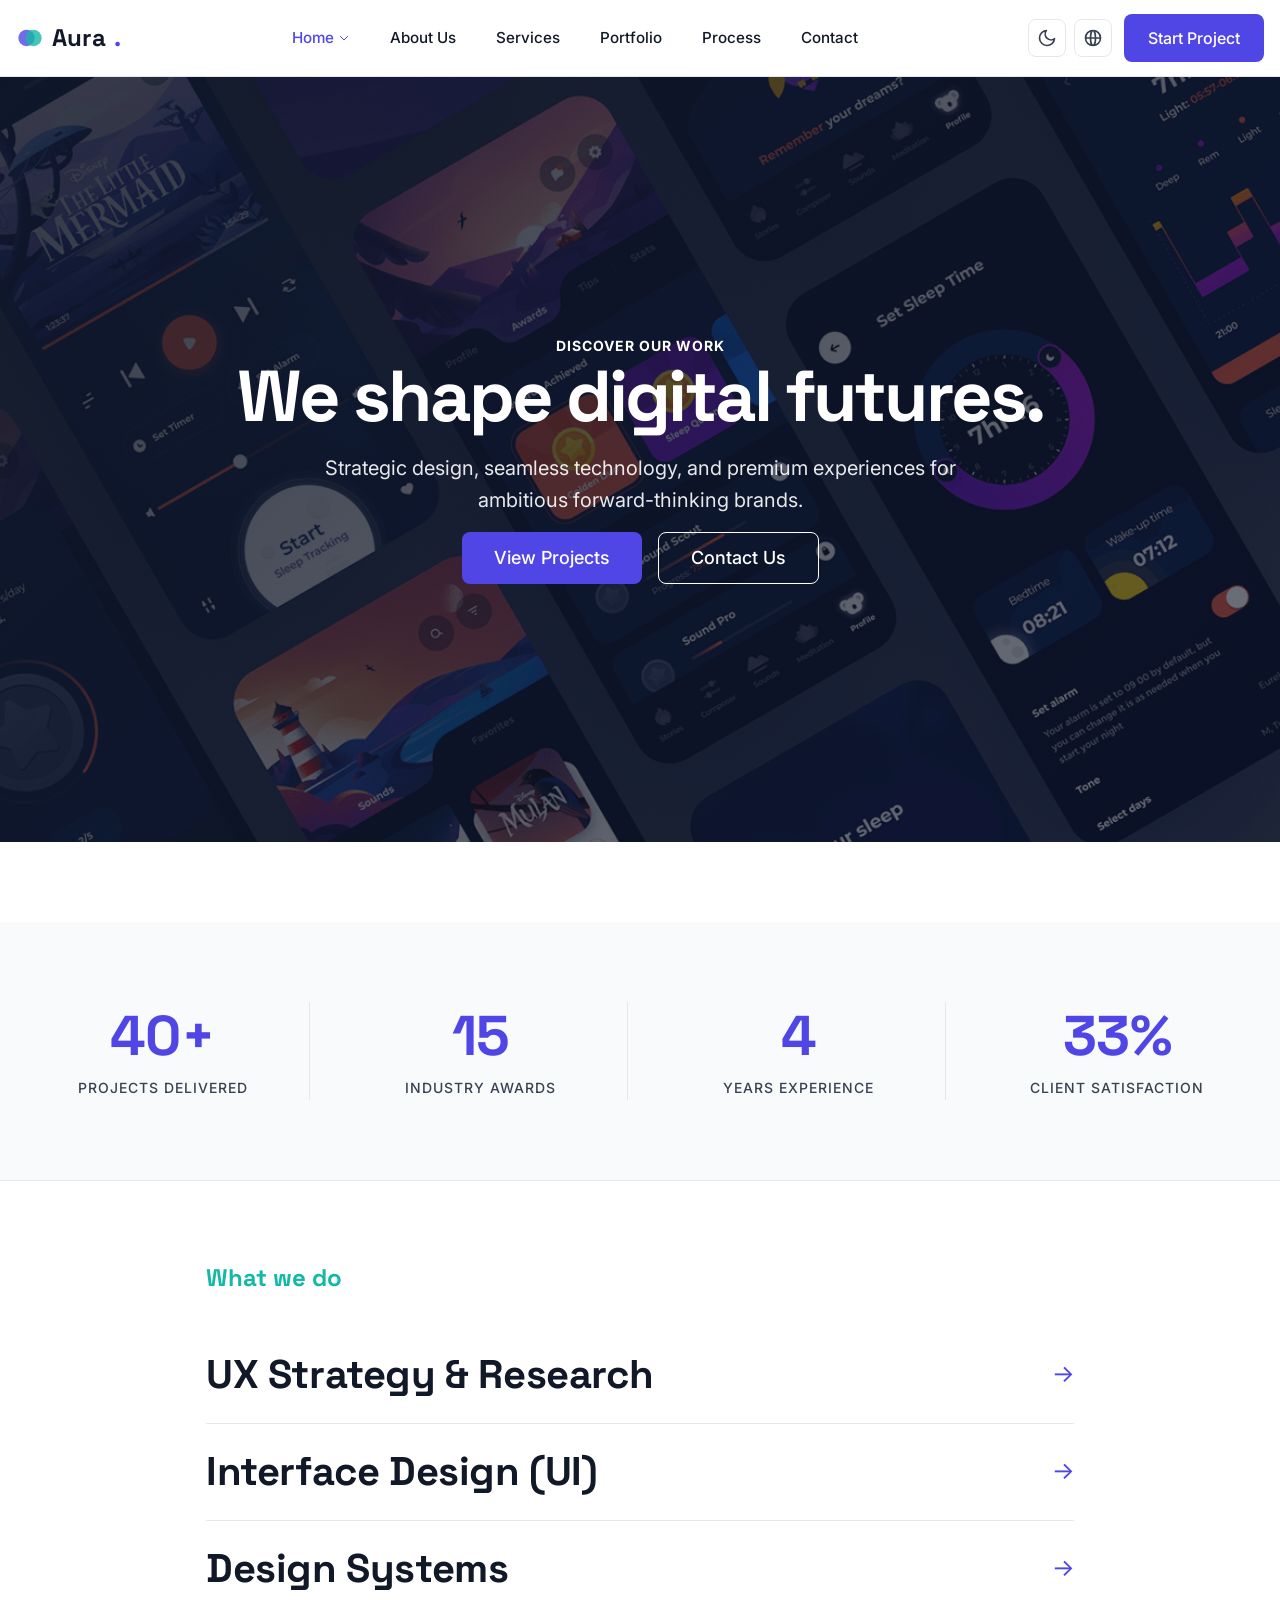
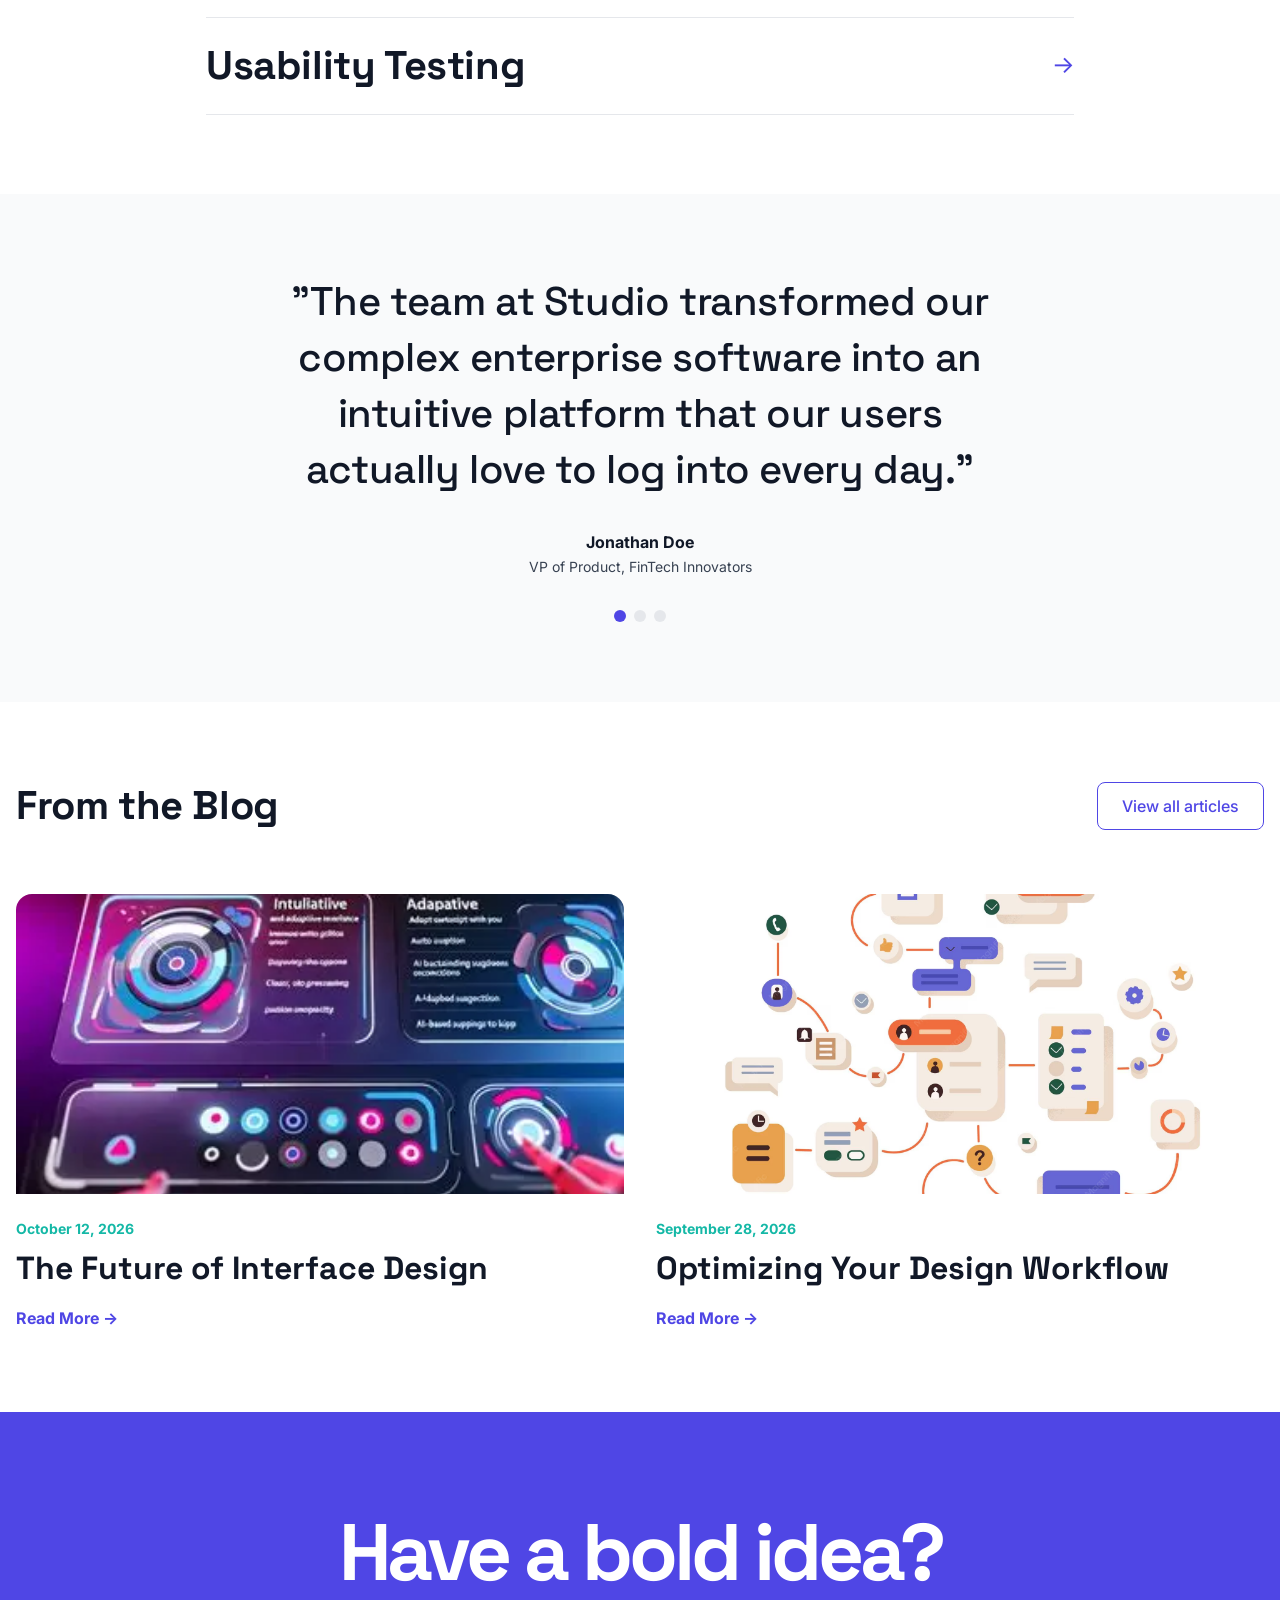
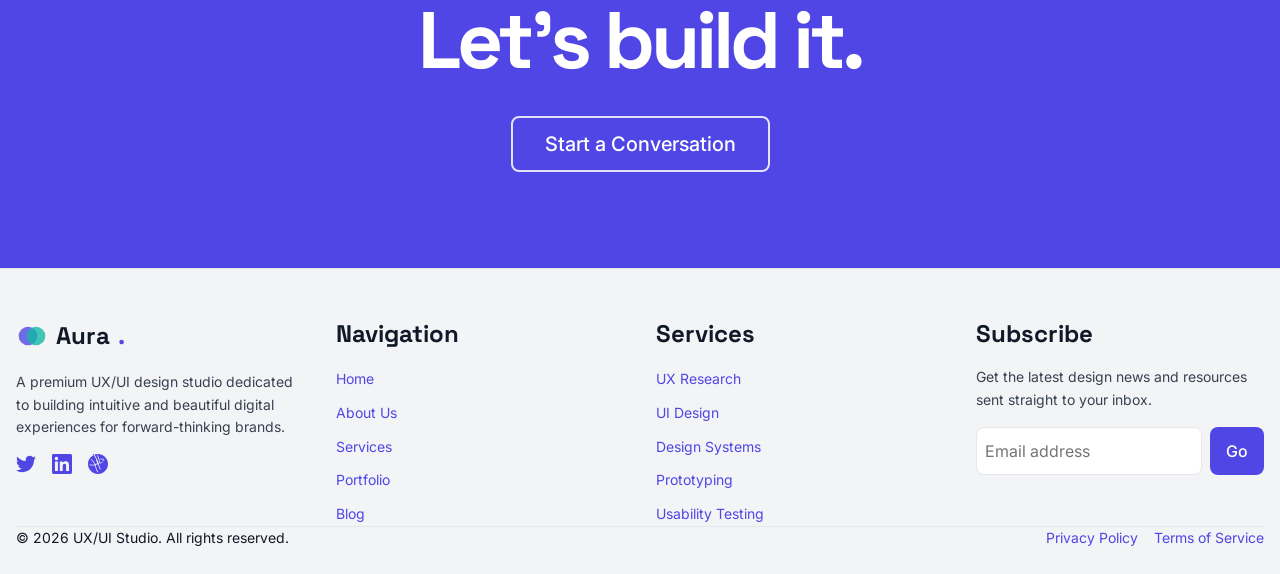
<file: pages/index-2.html>
<!DOCTYPE html>
<html lang="en">
<head>
    <meta charset="UTF-8">
    <meta name="viewport" content="width=device-width, initial-scale=1.0">
    <title>Aura.</title>
    <meta name="description" content="We design high-converting, user-centric interfaces for SaaS products and enterprise software.">
    
    <link rel="stylesheet" href="../assets/css/style.css">
    <link rel="stylesheet" href="../assets/css/components.css">
    <link rel="stylesheet" href="../assets/css/dark-mode.css">
    <link rel="stylesheet" href="../assets/css/rtl.css">

    <!-- Favicon (Task #1) -->
    <link rel="icon" type="image/svg+xml" href="data:image/svg+xml,<svg xmlns='http://www.w3.org/2000/svg' viewBox='0 0 24 24'><circle cx='9' cy='12' r='7' fill='%234f46e5' fill-opacity='0.8'/><circle cx='15' cy='12' r='7' fill='%2314b8a6' fill-opacity='0.8'/></svg>">

    
    <!-- Dark Mode Initializer (Prevents FOUC & persists across all pages) -->
    <script>
        (function() {
            try {
                const theme = localStorage.getItem('theme');
                if (theme === 'dark' || (!theme && window.matchMedia('(prefers-color-scheme: dark)').matches)) {
                    document.documentElement.classList.add('dark');
                }
            } catch (e) {
                if (window.matchMedia('(prefers-color-scheme: dark)').matches) {
                    document.documentElement.classList.add('dark');
                }
            }
        })();
    </script>
</head>
<body> <!-- Defaulting to light mode to match the rest of the site -->

    <!-- Header -->
    <header class="navbar">
        <div class="container flex justify-between items-center">
            <a href="index.html" class="nav-brand">
                <svg width="28" height="28" viewBox="0 0 24 24" fill="none" xmlns="http://www.w3.org/2000/svg">
                    <circle cx="9" cy="12" r="7" fill="var(--primary-color)" fill-opacity="0.8"/>
                    <circle cx="15" cy="12" r="7" fill="var(--accent-color)" fill-opacity="0.8"/>
                </svg>
                Aura<span>.</span>
            </a>
            
            <nav id="navMenu" class="nav-menu">
                <div class="dropdown">
                    <a href="index.html" class="nav-link" style="cursor: pointer; display: inline-flex; align-items: center; gap: 4px;">
                        Home
                        <svg width="12" height="12" fill="none" stroke="currentColor" stroke-width="2" viewBox="0 0 24 24"><path stroke-linecap="round" stroke-linejoin="round" d="M19 9l-7 7-7-7"></path></svg>
                    </a>
                    <div class="dropdown-menu">
                        <a href="index.html" class="dropdown-item">Home V1</a>
                        <a href="index-2.html" class="dropdown-item">Home V2</a>
                    </div>
                </div>
                <a href="about.html" class="nav-link">About Us</a>
                <a href="services.html" class="nav-link">Services</a>
                <a href="portfolio.html" class="nav-link">Portfolio</a>
                <a href="process.html" class="nav-link">Process</a>
                <a href="contact.html" class="nav-link">Contact</a>
            </nav>
            
            <div class="nav-actions">
                <div class="nav-toggles">
                    <button id="darkModeToggle" class="icon-toggle-btn" aria-label="Toggle Theme" title="Toggle Theme">
                        <svg width="20" height="20" fill="none" stroke="currentColor" stroke-width="2" stroke-linecap="round" stroke-linejoin="round" viewBox="0 0 24 24"><path d="M21 12.79A9 9 0 1 1 11.21 3 7 7 0 0 0 21 12.79z"></path></svg>
                    </button>
                    <button id="rtlToggle" class="icon-toggle-btn" aria-label="Toggle RTL" title="Toggle Direction">
                        <svg width="20" height="20" fill="none" stroke="currentColor" stroke-width="2" viewBox="0 0 24 24"><path stroke-linecap="round" stroke-linejoin="round" d="M21 12a9 9 0 01-9 9m9-9a9 9 0 00-9-9m9 9H3m9 9a9 9 0 01-9-9m9 9c1.657 0 3-4.03 3-9s-1.343-9-3-9m0 18c-1.657 0-3-4.03-3-9s1.343-9 3-9m-9 9a9 9 0 019-9"></path></svg>
                    </button>
                </div>
                <a href="contact.html" class="btn btn-primary">Start Project</a>
            </div>
        </div>
    </header>

    <!-- Section 1: Video Hero -->
    <section class="section text-center" style="position: relative; overflow: hidden; min-height: 85vh; display: flex; align-items: center; justify-content: center; padding: 120px 0;">
        <!-- Sharp Background Image with proper alignment -->
        <div style="position: absolute; inset: 0; background-image: url('../assets/IMAGES/HOME%202%20HEADER.png'); background-size: cover; background-position: center; background-attachment: fixed; animation: slowZoom 20s ease-in-out infinite alternate;"></div>
        <!-- Gradient Overlay for Text Readability -->
        <div style="position: absolute; inset: 0; background: linear-gradient(135deg, rgba(17, 24, 39, 0.85) 0%, rgba(17, 24, 39, 0.6) 100%);"></div>
        
        <!-- Content -->
        <div class="container relative" style="z-index: 2; display: flex; flex-direction: column; align-items: center;">
            <div class="inline-block mb-6 px-4 py-2 border rounded-full text-sm font-bold fade-up delay-100" style="border-color: rgba(255,255,255,0.4); color: white; letter-spacing: 1px; text-transform: uppercase;">Discover Our Work</div>
            <h1 class="mb-6 mx-auto fade-up delay-200" style="color: white; font-size: 4.5rem; letter-spacing: -0.04em; max-width: 900px; line-height: 1.1;">We shape digital futures.</h1>
            <p class="text-xl mb-10 mx-auto fade-up delay-300" style="color: rgba(255,255,255,0.9); max-width: 650px; line-height: 1.6;">Strategic design, seamless technology, and premium experiences for ambitious forward-thinking brands.</p>
            <div class="flex gap-4 justify-center fade-up delay-400">
                <a href="portfolio.html" class="btn btn-primary" style="background-color: var(--primary-color); border-color: var(--primary-color); color: white; padding: 1rem 2rem; font-size: 1.125rem;">View Projects</a>
                <a href="contact.html" class="btn btn-secondary" style="border-color: white; color: white; padding: 1rem 2rem; font-size: 1.125rem;">Contact Us</a>
            </div>
        </div>
    </section>

    <!-- Section 2: Stats Counter -->
    <section class="section fade-up section-alt border-bottom" style="border-bottom: 1px solid var(--border-color); margin-top: 80px;">
        <div class="container">
            <div class="grid grid-cols-4 text-center">
                <div style="border-right: 1px solid var(--border-color);">
                    <h2 class="mb-2" style="font-size: 3.5rem; font-weight: 700; color: var(--primary-color);"><span class="counter" data-target="120">0</span>+</h2>
                    <p class="text-sm font-medium mb-0" style="text-transform: uppercase; letter-spacing: 1px;">Projects Delivered</p>
                </div>
                <div style="border-right: 1px solid var(--border-color);">
                    <h2 class="mb-2" style="font-size: 3.5rem; font-weight: 700; color: var(--primary-color);"><span class="counter" data-target="45">0</span></h2>
                    <p class="text-sm font-medium mb-0" style="text-transform: uppercase; letter-spacing: 1px;">Industry Awards</p>
                </div>
                <div style="border-right: 1px solid var(--border-color);">
                    <h2 class="mb-2" style="font-size: 3.5rem; font-weight: 700; color: var(--primary-color);"><span class="counter" data-target="10">0</span></h2>
                    <p class="text-sm font-medium mb-0" style="text-transform: uppercase; letter-spacing: 1px;">Years Experience</p>
                </div>
                <div>
                    <h2 class="mb-2" style="font-size: 3.5rem; font-weight: 700; color: var(--primary-color);"><span class="counter" data-target="99">0</span>%</h2>
                    <p class="text-sm font-medium mb-0" style="text-transform: uppercase; letter-spacing: 1px;">Client Satisfaction</p>
                </div>
            </div>
        </div>
    </section>

    <!-- Section 3: Service Quick-Links -->
    <section class="section fade-up">
        <div class="container max-w-3xl mx-auto" style="max-width: 900px;">
            <h4 class="text-accent mb-8">What we do</h4>
            <a href="service-details.html" class="d-block" style="display: block; border-bottom: 1px solid var(--border-color); padding: var(--space-6) 0; text-decoration: none;">
                <div class="flex justify-between items-center transition" style="transition: all 0.3s ease;">
                    <h2 class="mb-0" style="color: var(--text-primary);">UX Strategy & Research</h2>
                    <span style="font-size: 1.5rem;">→</span>
                </div>
            </a>
            <a href="service-details.html" class="d-block" style="display: block; border-bottom: 1px solid var(--border-color); padding: var(--space-6) 0; text-decoration: none;">
                <div class="flex justify-between items-center transition" style="transition: all 0.3s ease;">
                    <h2 class="mb-0" style="color: var(--text-primary);">Interface Design (UI)</h2>
                    <span style="font-size: 1.5rem;">→</span>
                </div>
            </a>
            <a href="service-details.html" class="d-block" style="display: block; border-bottom: 1px solid var(--border-color); padding: var(--space-6) 0; text-decoration: none;">
                <div class="flex justify-between items-center transition" style="transition: all 0.3s ease;">
                    <h2 class="mb-0" style="color: var(--text-primary);">Design Systems</h2>
                    <span style="font-size: 1.5rem;">→</span>
                </div>
            </a>
            <a href="service-details.html" class="d-block" style="display: block; border-bottom: 1px solid var(--border-color); padding: var(--space-6) 0; text-decoration: none;">
                <div class="flex justify-between items-center transition" style="transition: all 0.3s ease;">
                    <h2 class="mb-0" style="color: var(--text-primary);">Usability Testing</h2>
                    <span style="font-size: 1.5rem;">→</span>
                </div>
            </a>
        </div>
    </section>

    <!-- Section 4: Testimonial Slider -->
    <section class="section fade-up section-alt text-center">
        <div class="container max-w-3xl mx-auto" style="max-width: 800px;">
            <h2 class="mb-8" style="font-size: 2.5rem; font-weight: 500; line-height: 1.4;">"The team at Studio transformed our complex enterprise software into an intuitive platform that our users actually love to log into every day."</h2>
            <div class="font-bold">Jonathan Doe</div>
            <p class="text-sm text-secondary">VP of Product, FinTech Innovators</p>
            
            <div class="flex justify-center gap-2 mt-8">
                <div style="width: 12px; height: 12px; border-radius: 50%; background-color: var(--primary-color);"></div>
                <div style="width: 12px; height: 12px; border-radius: 50%; background-color: var(--border-color);"></div>
                <div style="width: 12px; height: 12px; border-radius: 50%; background-color: var(--border-color);"></div>
            </div>
        </div>
    </section>

    <!-- Section 5: Recent News (2-column) -->
    <section class="section fade-up">
        <div class="container">
            <div class="flex justify-between items-center" style="margin-bottom: 4rem;">
                <h2 class="mb-0">From the Blog</h2>
                <a href="blog.html" class="btn btn-secondary">View all articles</a>
            </div>
            
            <div class="grid grid-cols-2 gap-8">
                <div class="card p-0 overflow-hidden border-0" style="padding: 0; border: none; box-shadow: none; display: flex; flex-direction: column; height: 100%;">
                    <img src="../assets/IMAGES/The%20Future%20of%20Interface%20Design.webp" alt="The Future of Interface Design" style="width: 100%; height: 300px; object-fit: cover; border-radius: var(--radius-lg) var(--radius-lg) 0 0;">
                    <div class="pt-6" style="padding-top: var(--space-6); display: flex; flex-direction: column; flex-grow: 1;">
                        <span class="text-accent font-bold text-sm">October 12, 2026</span>
                        <h3 class="mt-2 mb-4">The Future of Interface Design</h3>
                        <div style="margin-top: auto;">
                            <a href="blog.html" class="text-primary font-bold">Read More →</a>
                        </div>
                    </div>
                </div>
                <div class="card p-0 overflow-hidden border-0" style="padding: 0; border: none; box-shadow: none; display: flex; flex-direction: column; height: 100%;">
                    <img src="../assets/IMAGES/Optimizing%20Your%20Design%20Workflow.avif" alt="Optimizing Your Design Workflow" style="width: 100%; height: 300px; object-fit: cover; border-radius: var(--radius-lg) var(--radius-lg) 0 0;">
                    <div class="pt-6" style="padding-top: var(--space-6); display: flex; flex-direction: column; flex-grow: 1;">
                        <span class="text-accent font-bold text-sm">September 28, 2026</span>
                        <h3 class="mt-2 mb-4">Optimizing Your Design Workflow</h3>
                        <div style="margin-top: auto;">
                            <a href="blog.html" class="text-primary font-bold">Read More →</a>
                        </div>
                    </div>
                </div>
            </div>
        </div>
    </section>

    <!-- Section 6: Massive Typography CTA -->
    <section class="section fade-up" style="background-color: var(--primary-color); padding: var(--space-24) 0;">
        <div class="container text-center">
            <h1 style="color: white; font-size: 5rem; letter-spacing: -0.05em; line-height: 1.1; margin-bottom: var(--space-8);">Have a bold idea?<br>Let's build it.</h1>
            <a href="contact.html" class="btn btn-outline-white" style="border-width: 2px; padding: var(--space-4) var(--space-8); font-size: 1.25rem;">Start a Conversation</a>
        </div>
    </section>

    <!-- Footer -->
    <footer class="footer" style="background-color: var(--bg-tertiary); padding: var(--space-12) 0 var(--space-6); margin-top: 0; border-top: 1px solid var(--border-color);">
        <div class="container">
            <div class="grid grid-cols-4 gap-8 mb-12">
                <!-- Column 1: Brand & Info -->
                <div style="grid-column: span 1;">
                    <a href="index.html" class="nav-brand mb-4" style="font-size: 1.5rem; display: flex; align-items: center; gap: 8px; text-decoration: none;">
                        <svg width="32" height="32" viewBox="0 0 24 24" fill="none" xmlns="http://www.w3.org/2000/svg">
                            <circle cx="9" cy="12" r="7" fill="var(--primary-color)" fill-opacity="0.8"/>
                            <circle cx="15" cy="12" r="7" fill="var(--accent-color)" fill-opacity="0.8"/>
                        </svg>
                        Aura<span>.</span>
                    </a>
                    <p class="text-sm text-secondary mb-6">A premium UX/UI design studio dedicated to building intuitive and beautiful digital experiences for forward-thinking brands.</p>
                    <div class="flex gap-4">
                        <a href="#" class="text-secondary" aria-label="Twitter"><svg width="20" height="20" fill="currentColor" viewBox="0 0 24 24"><path d="M23.953 4.57a10 10 0 01-2.825.775 4.958 4.958 0 002.163-2.723c-.951.555-2.005.959-3.127 1.184a4.92 4.92 0 00-8.384 4.482C7.69 8.095 4.067 6.13 1.64 3.162a4.822 4.822 0 00-.666 2.475c0 1.71.87 3.213 2.188 4.096a4.904 4.904 0 01-2.228-.616v.06a4.923 4.923 0 003.946 4.827 4.996 4.996 0 01-2.212.085 4.936 4.936 0 004.604 3.417 9.867 9.867 0 01-6.102 2.105c-.39 0-.779-.023-1.17-.067a13.995 13.995 0 007.557 2.209c9.053 0 13.998-7.496 13.998-13.985 0-.21 0-.42-.015-.63A9.935 9.935 0 0024 4.59z"/></svg></a>
                        <a href="#" class="text-secondary" aria-label="LinkedIn"><svg width="20" height="20" fill="currentColor" viewBox="0 0 24 24"><path d="M20.447 20.452h-3.554v-5.569c0-1.328-.027-3.037-1.852-3.037-1.853 0-2.136 1.445-2.136 2.939v5.667H9.351V9h3.414v1.561h.046c.477-.9 1.637-1.85 3.37-1.85 3.601 0 4.267 2.37 4.267 5.455v6.286zM5.337 7.433c-1.144 0-2.063-.926-2.063-2.065 0-1.138.92-2.063 2.063-2.063 1.14 0 2.064.925 2.064 2.063 0 1.139-.925 2.065-2.064 2.065zm1.782 13.019H3.555V9h3.564v11.452zM22.225 0H1.771C.792 0 0 .774 0 1.729v20.542C0 23.227.792 24 1.771 24h20.451C23.2 24 24 23.227 24 22.271V1.729C24 .774 23.2 0 22.222 0h.003z"/></svg></a>
                        <a href="#" class="text-secondary" aria-label="Dribbble"><svg width="20" height="20" fill="currentColor" viewBox="0 0 24 24"><path d="M12 24C5.385 24 0 18.615 0 12S5.385 0 12 0s12 5.385 12 12-5.385 12-12 12zm8.793-12.012c-.08-.137-2.31-3.921-6.84-4.522.062-.162.118-.328.172-.497 2.384-.528 4.708.01 4.887.056.241.062.464-.108.528-.35.064-.241-.106-.464-.348-.528-.278-.073-2.85-.694-5.49.034-.515-1.503-1.168-3.08-1.874-4.502-.117-.234-.403-.314-.62-.178-.22.138-.3.424-.183.66 2.457 4.966 2.464 9.176 2.464 9.255v.02c0 .248.203.45.45.45.247 0 .45-.202.45-.45v-.01c-.004-.378-.063-2.617-.92-5.508 4.09.435 6.096 3.865 6.136 3.935.127.215.405.286.62.16.216-.128.288-.407.16-.623zM9.535 7.185c.678 1.34 1.287 2.805 1.776 4.2-.876.246-1.84.444-2.885.576C7.03 8.35 4.316 6.32 4.14 6.186c-.198-.152-.486-.114-.638.083-.153.2-.116.488.083.64.06.044 2.864 2.152 4.414 5.96-2.583.18-5.57-.142-5.696-.157-.246-.03-.473.146-.504.39-.03.246.146.473.392.503.238.028 3.428.373 6.195.122.378 1.83 1.05 4.673 2.925 8.012.122.218.4.296.618.174.22-.12.298-.398.176-.617C9.9 17.39 9.39 14.532 9.1 12.833c1.077-.128 2.062-.317 2.956-.56.91 3.233 2.122 6.02 2.17 6.13.1.226.368.328.594.228.226-.1.328-.368.228-.594-.025-.054-1.225-2.83-2.127-6.046 3.99-.443 6.015-3.69 6.05-3.743.14-.207.086-.487-.12-.628-.206-.14-.486-.085-.626.12-.008.01-1.782 2.846-5.462 3.32-.47-1.32-.98-2.67-1.54-3.98-3.085-7.152-7.25-9.98-7.31-10.02-.206-.142-.486-.09-.628.118-.142.206-.09.486.118.628.024.018 3.93 2.682 6.83 9.387z"/></svg></a>
                    </div>
                </div>
                
                <!-- Column 2: Navigation -->
                <div>
                    <h4 class="h5 mb-4">Navigation</h4>
                    <ul class="list-unstyled flex flex-col gap-2" style="list-style: none; padding-left: 0;">
                        <li><a href="index.html" class="text-secondary text-sm" style="text-decoration: none;">Home</a></li>
                        <li><a href="about.html" class="text-secondary text-sm" style="text-decoration: none;">About Us</a></li>
                        <li><a href="services.html" class="text-secondary text-sm" style="text-decoration: none;">Services</a></li>
                        <li><a href="portfolio.html" class="text-secondary text-sm" style="text-decoration: none;">Portfolio</a></li>
                        <li><a href="blog.html" class="text-secondary text-sm" style="text-decoration: none;">Blog</a></li>
                    </ul>
                </div>
                
                <!-- Column 3: Services -->
                <div>
                    <h4 class="h5 mb-4">Services</h4>
                    <ul class="list-unstyled flex flex-col gap-2" style="list-style: none; padding-left: 0;">
                        <li><a href="service-details.html" class="text-secondary text-sm" style="text-decoration: none;">UX Research</a></li>
                        <li><a href="service-details.html" class="text-secondary text-sm" style="text-decoration: none;">UI Design</a></li>
                        <li><a href="service-details.html" class="text-secondary text-sm" style="text-decoration: none;">Design Systems</a></li>
                        <li><a href="service-details.html" class="text-secondary text-sm" style="text-decoration: none;">Prototyping</a></li>
                        <li><a href="service-details.html" class="text-secondary text-sm" style="text-decoration: none;">Usability Testing</a></li>
                    </ul>
                </div>

                <!-- Column 4: Newsletter -->
                <div>
                    <h4 class="h5 mb-4">Subscribe</h4>
                    <p class="text-sm text-secondary mb-4">Get the latest design news and resources sent straight to your inbox.</p>
                    <form class="flex gap-2">
                        <input type="email" class="form-control text-sm" placeholder="Email address" style="padding: 0.5rem; flex-grow: 1;">
                        <button type="submit" class="btn btn-primary" style="padding: 0.5rem 1rem;">Go</button>
                    </form>
                </div>
            </div>
            
            <!-- Bottom Bar -->
            <div class="flex justify-between items-center pt-6" style="border-top: 1px solid var(--border-color);">
                <div class="text-sm text-secondary">
                    &copy; 2026 UX/UI Studio. All rights reserved.
                </div>
                <div class="flex gap-4">
                    <a href="#" class="text-sm text-secondary" style="text-decoration: none;">Privacy Policy</a>
                    <a href="#" class="text-sm text-secondary" style="text-decoration: none;">Terms of Service</a>
                </div>
            </div>
        </div>
    </footer>

    <script src="../assets/js/main.js?v=1789358417568"></script>
</body>
</html>
</file>
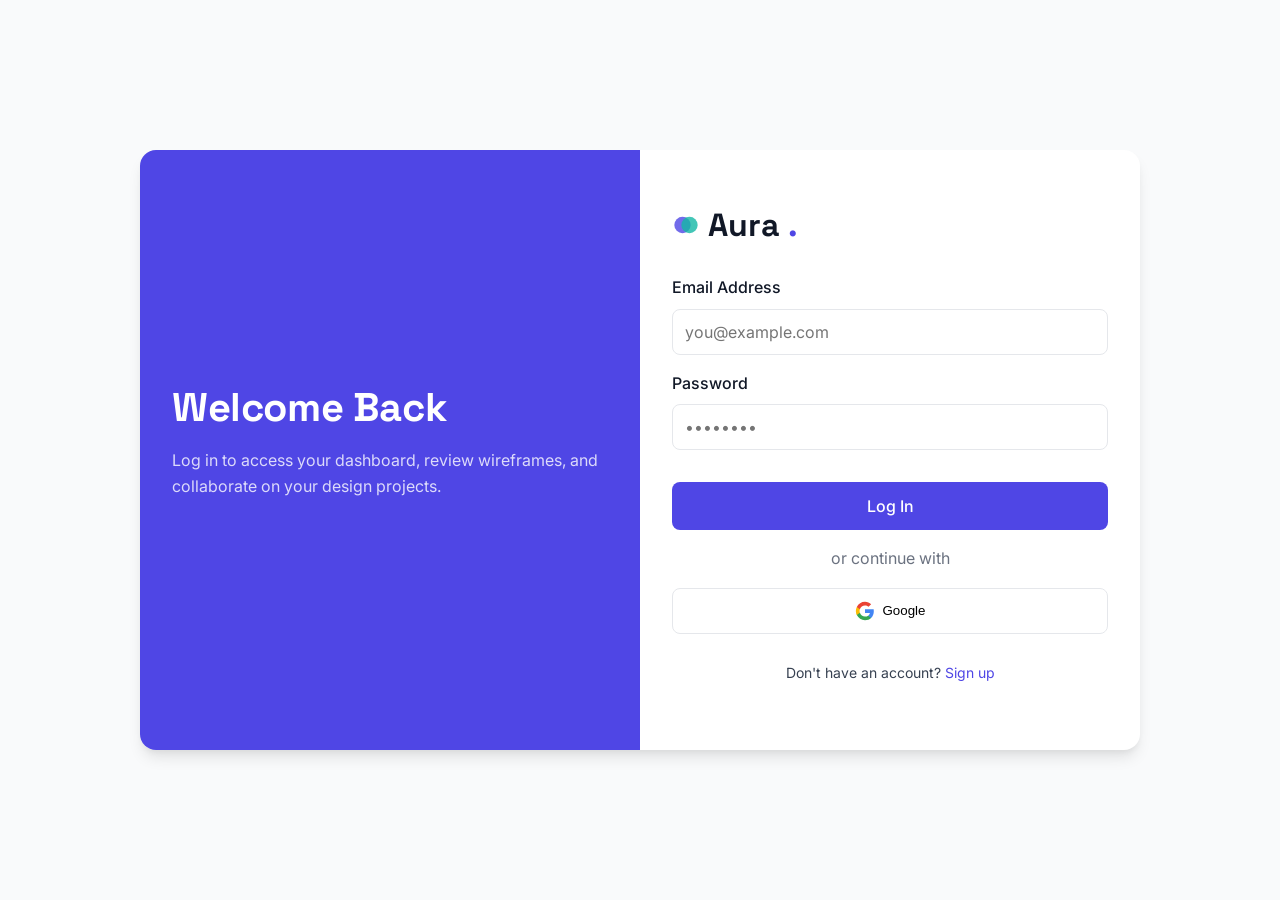
<file: pages/login.html>
<!DOCTYPE html>
<html lang="en">
<head>
    <meta charset="UTF-8">
    <meta name="viewport" content="width=device-width, initial-scale=1.0">
    <title>Aura.</title>
    <link rel="stylesheet" href="../assets/css/style.css">
    <link rel="stylesheet" href="../assets/css/components.css">
    <link rel="stylesheet" href="../assets/css/dark-mode.css">
    <link rel="stylesheet" href="../assets/css/rtl.css">
    <link rel="icon" type="image/svg+xml" href="data:image/svg+xml,<svg xmlns='http://www.w3.org/2000/svg' viewBox='0 0 24 24'><circle cx='9' cy='12' r='7' fill='%234f46e5' fill-opacity='0.8'/><circle cx='15' cy='12' r='7' fill='%2314b8a6' fill-opacity='0.8'/></svg>">
    <style>
        /* Task #5: Single viewport */
        body { margin: 0; padding: 0; height: 100vh; display: flex; align-items: center; justify-content: center; background-color: var(--bg-secondary); }
        .auth-container { width: 100%; max-width: 1000px; display: grid; grid-template-columns: 1fr 1fr; background: var(--bg-primary); border-radius: var(--radius-lg); overflow: hidden; box-shadow: var(--shadow-lg); height: 600px; }
        .auth-form { padding: var(--space-8); display: flex; flex-direction: column; justify-content: center; }
        .auth-hero { background-color: var(--primary-color); padding: var(--space-8); color: white; display: flex; flex-direction: column; justify-content: center; position: relative; }
        /* Task #7: Center brand name and logo inside login card */
        .brand-center { text-align: center; margin-bottom: var(--space-6); }
        .brand-center .nav-brand { font-size: 2rem; }
        .social-btn { display: flex; align-items: center; justify-content: center; gap: var(--space-2); width: 100%; margin-bottom: var(--space-3); border: 1px solid var(--border-color); background: var(--bg-primary); padding: var(--space-3); border-radius: var(--radius-md); font-weight: 500; cursor: pointer; transition: background-color var(--transition-fast); }
        .social-btn:hover { background-color: var(--bg-secondary); }
    </style>

    
    <!-- Dark Mode Initializer (Prevents FOUC & persists across all pages) -->
    <script>
        (function() {
            try {
                const theme = localStorage.getItem('theme');
                if (theme === 'dark' || (!theme && window.matchMedia('(prefers-color-scheme: dark)').matches)) {
                    document.documentElement.classList.add('dark');
                }
            } catch (e) {
                if (window.matchMedia('(prefers-color-scheme: dark)').matches) {
                    document.documentElement.classList.add('dark');
                }
            }
        })();
    </script>
</head>
<!-- Task #3 & #4: No Navbar, No Footer -->
<body>
    <div class="auth-container">
        <!-- Task #6: Align login grid -->
        <div class="auth-hero">
            <h2 style="color: white; margin-bottom: var(--space-4);">Welcome Back</h2>
            <p style="color: rgba(255,255,255,0.8);">Log in to access your dashboard, review wireframes, and collaborate on your design projects.</p>
        </div>
        <div class="auth-form">
            <div class="brand-center">
                <a href="index.html" class="nav-brand" style="display: flex; align-items: center; gap: 8px;">
                <svg width="28" height="28" viewBox="0 0 24 24" fill="none" xmlns="http://www.w3.org/2000/svg">
                    <circle cx="9" cy="12" r="7" fill="var(--primary-color)" fill-opacity="0.8"/>
                    <circle cx="15" cy="12" r="7" fill="var(--accent-color)" fill-opacity="0.8"/>
                </svg>
                Aura<span>.</span>
            </a>
            </div>
            
            <form>
                <div class="form-group">
                    <label class="form-label">Email Address</label>
                    <input type="email" class="form-control" placeholder="you@example.com" required>
                </div>
                <div class="form-group">
                    <label class="form-label">Password</label>
                    <input type="password" class="form-control" placeholder="••••••••" required>
                </div>
                <button type="submit" class="btn btn-primary" style="width: 100%; margin-top: var(--space-4);">Log In</button>
            </form>
            
            <div style="text-align: center; margin: var(--space-4) 0; color: var(--text-light);">or continue with</div>
            
            <!-- Task #14: Branded social login buttons -->
            <button class="social-btn">
                <svg width="20" height="20" viewBox="0 0 24 24" fill="#4285F4"><path d="M22.56 12.25c0-.78-.07-1.53-.2-2.25H12v4.26h5.92c-.26 1.37-1.04 2.53-2.21 3.31v2.77h3.57c2.08-1.92 3.28-4.74 3.28-8.09z"/><path d="M12 23c2.97 0 5.46-.98 7.28-2.66l-3.57-2.77c-.98.66-2.23 1.06-3.71 1.06-2.86 0-5.29-1.93-6.16-4.53H2.18v2.84C3.99 20.53 7.7 23 12 23z" fill="#34A853"/><path d="M5.84 14.09c-.22-.66-.35-1.36-.35-2.09s.13-1.43.35-2.09V7.07H2.18C1.43 8.55 1 10.22 1 12s.43 3.45 1.18 4.93l2.85-2.22.81-.62z" fill="#FBBC05"/><path d="M12 5.38c1.62 0 3.06.56 4.21 1.64l3.15-3.15C17.45 2.09 14.97 1 12 1 7.7 1 3.99 3.47 2.18 7.07l3.66 2.84c.87-2.6 3.3-4.53 6.16-4.53z" fill="#EA4335"/></svg>
                Google
            </button>
            
            <div style="text-align: center; margin-top: var(--space-4);">
                <p class="text-sm">Don't have an account? <a href="signup.html">Sign up</a></p>
            </div>
        </div>
    </div>
</body>
</html>
</file>
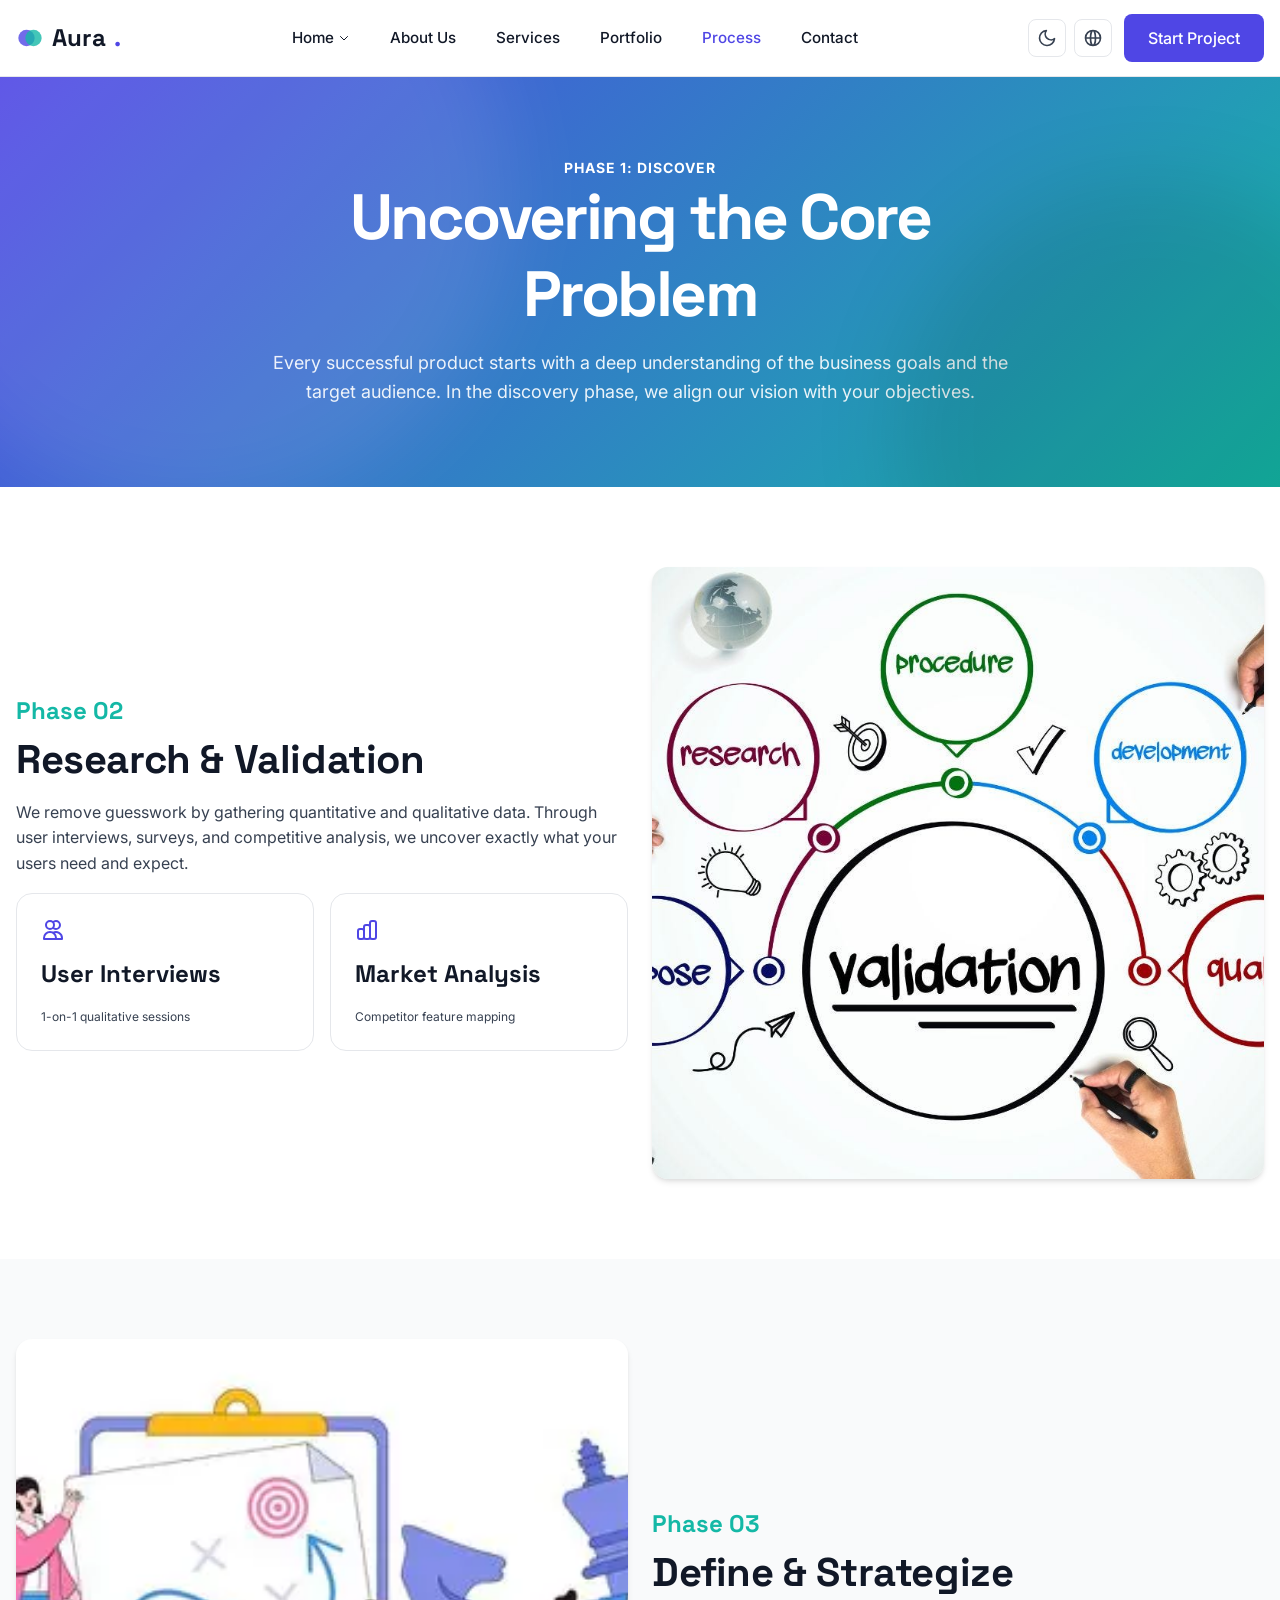
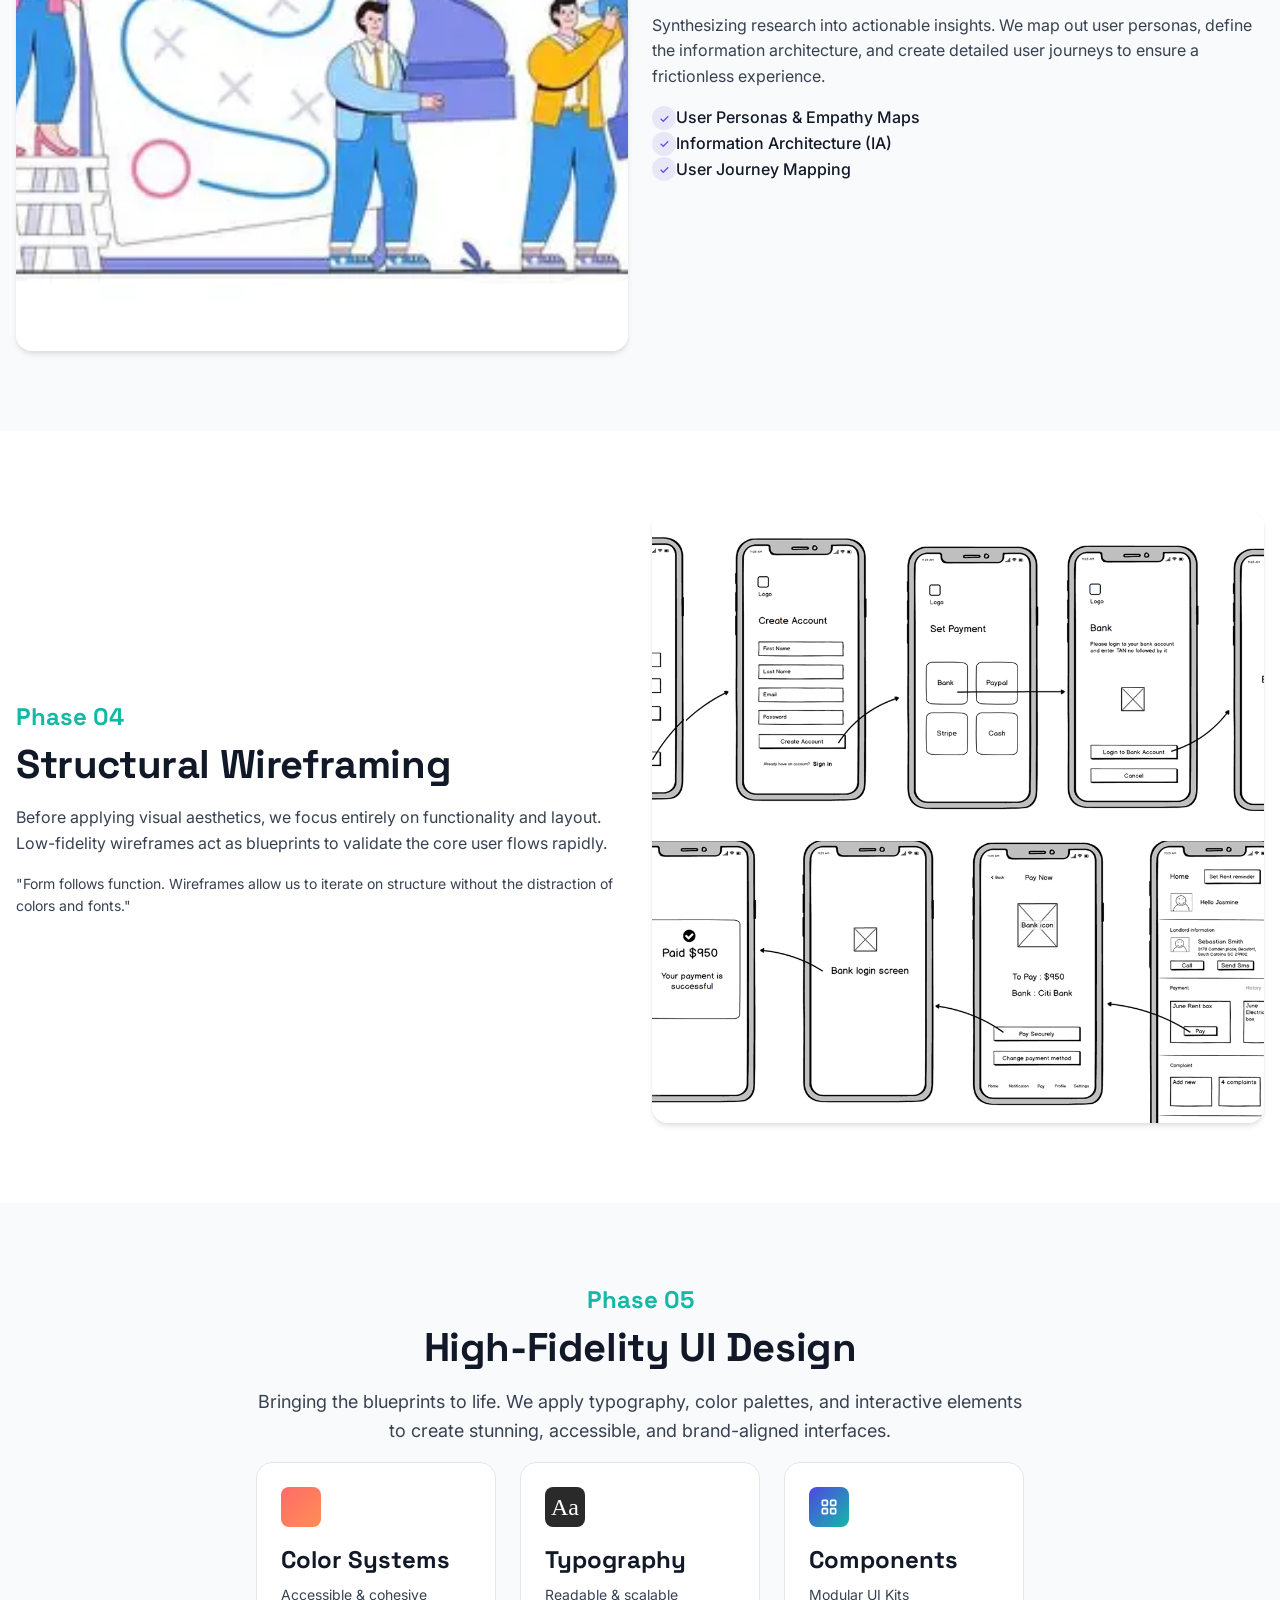
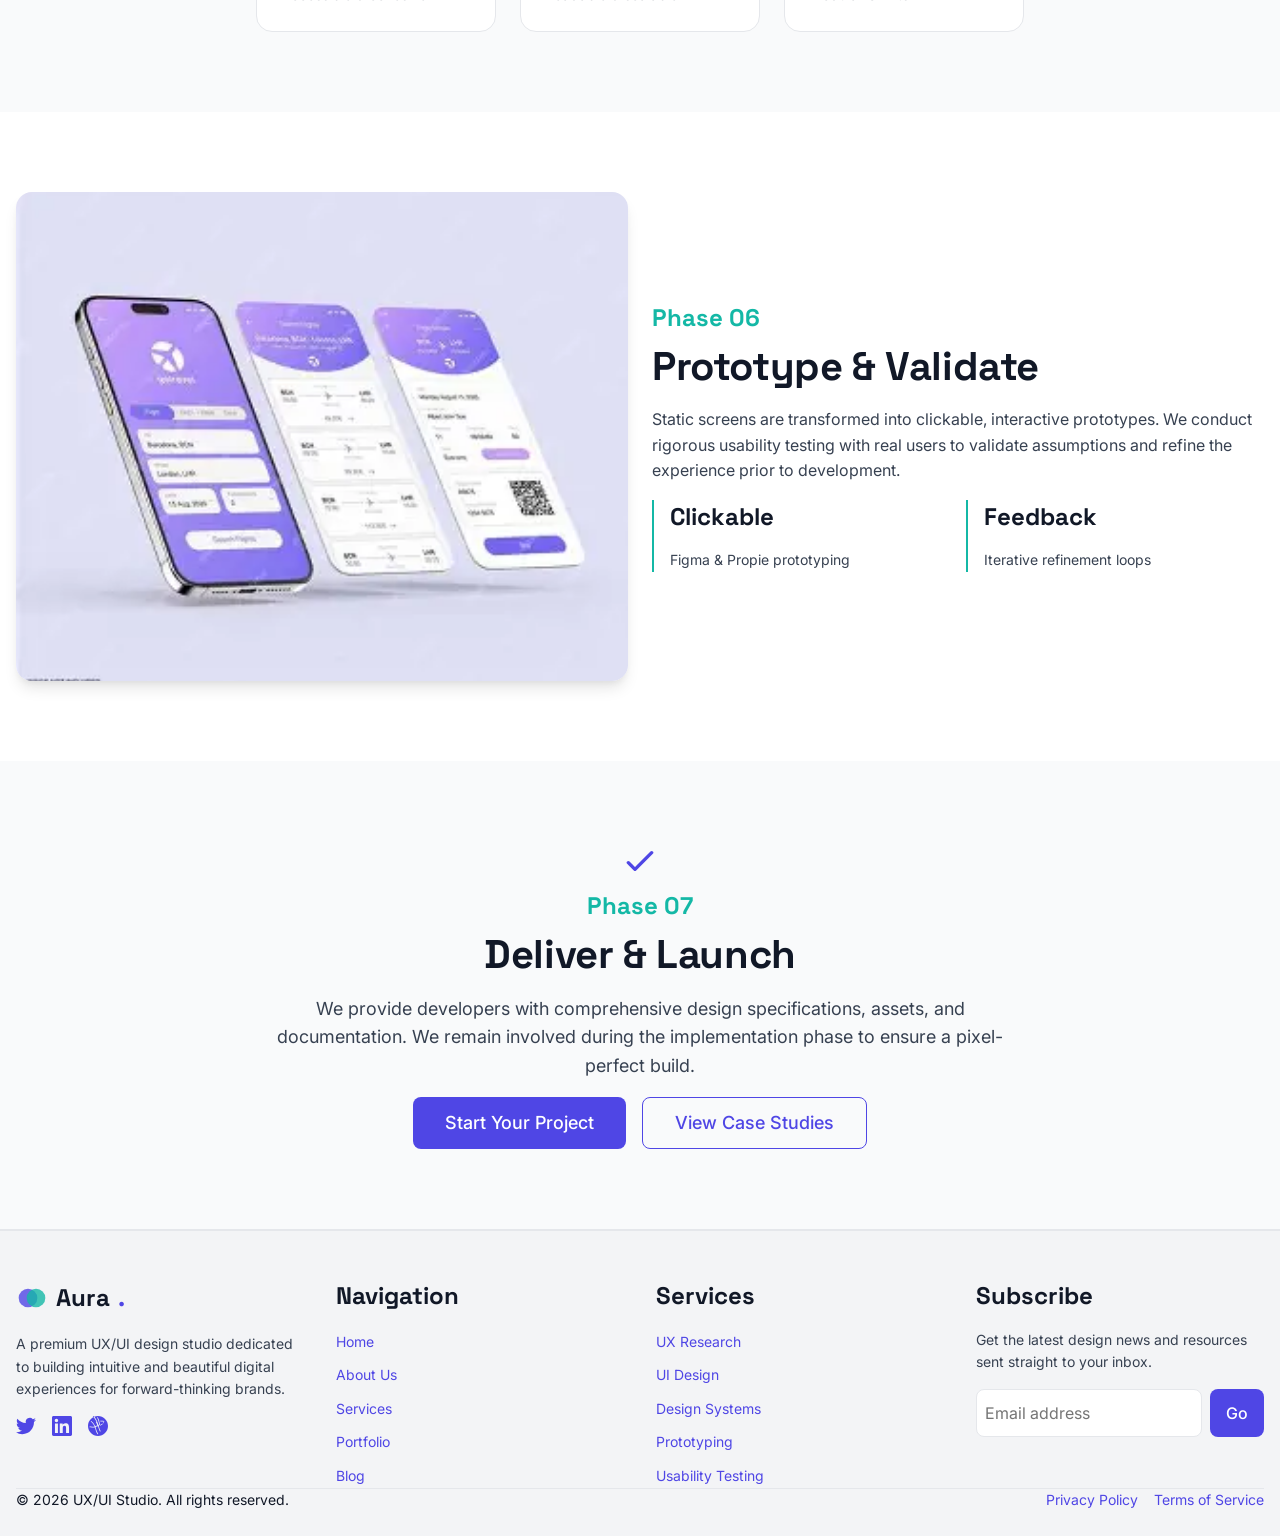
<file: pages/process.html>
<!DOCTYPE html>
<html lang="en">
<head>
    <meta charset="UTF-8">
    <meta name="viewport" content="width=device-width, initial-scale=1.0">
    <title>Aura.</title>
    <link rel="stylesheet" href="../assets/css/style.css">
    <link rel="stylesheet" href="../assets/css/components.css">
    <link rel="stylesheet" href="../assets/css/dark-mode.css">
    <link rel="stylesheet" href="../assets/css/rtl.css">

    <!-- Favicon (Task #1) -->
    <link rel="icon" type="image/svg+xml" href="data:image/svg+xml,<svg xmlns='http://www.w3.org/2000/svg' viewBox='0 0 24 24'><circle cx='9' cy='12' r='7' fill='%234f46e5' fill-opacity='0.8'/><circle cx='15' cy='12' r='7' fill='%2314b8a6' fill-opacity='0.8'/></svg>">

    
    <!-- Dark Mode Initializer (Prevents FOUC & persists across all pages) -->
    <script>
        (function() {
            try {
                const theme = localStorage.getItem('theme');
                if (theme === 'dark' || (!theme && window.matchMedia('(prefers-color-scheme: dark)').matches)) {
                    document.documentElement.classList.add('dark');
                }
            } catch (e) {
                if (window.matchMedia('(prefers-color-scheme: dark)').matches) {
                    document.documentElement.classList.add('dark');
                }
            }
        })();
    </script>
</head>
<body>
    <!-- Header -->
    <header class="navbar">
        <div class="container flex justify-between items-center">
            <a href="index.html" class="nav-brand">
                <svg width="28" height="28" viewBox="0 0 24 24" fill="none" xmlns="http://www.w3.org/2000/svg">
                    <circle cx="9" cy="12" r="7" fill="var(--primary-color)" fill-opacity="0.8"/>
                    <circle cx="15" cy="12" r="7" fill="var(--accent-color)" fill-opacity="0.8"/>
                </svg>
                Aura<span>.</span>
            </a>
            
            <nav id="navMenu" class="nav-menu">
                <div class="dropdown">
                    <a href="index.html" class="nav-link" style="cursor: pointer; display: inline-flex; align-items: center; gap: 4px;">
                        Home
                        <svg width="12" height="12" fill="none" stroke="currentColor" stroke-width="2" viewBox="0 0 24 24"><path stroke-linecap="round" stroke-linejoin="round" d="M19 9l-7 7-7-7"></path></svg>
                    </a>
                    <div class="dropdown-menu">
                        <a href="index.html" class="dropdown-item">Home V1</a>
                        <a href="index-2.html" class="dropdown-item">Home V2</a>
                    </div>
                </div>
                <a href="about.html" class="nav-link">About Us</a>
                <a href="services.html" class="nav-link">Services</a>
                <a href="portfolio.html" class="nav-link">Portfolio</a>
                <a href="process.html" class="nav-link">Process</a>
                <a href="contact.html" class="nav-link">Contact</a>
            </nav>
            
            <div class="nav-actions">
                <div class="nav-toggles">
                    <button id="darkModeToggle" class="icon-toggle-btn" aria-label="Toggle Theme" title="Toggle Theme">
                        <svg width="20" height="20" fill="none" stroke="currentColor" stroke-width="2" stroke-linecap="round" stroke-linejoin="round" viewBox="0 0 24 24"><path d="M21 12.79A9 9 0 1 1 11.21 3 7 7 0 0 0 21 12.79z"></path></svg>
                    </button>
                    <button id="rtlToggle" class="icon-toggle-btn" aria-label="Toggle RTL" title="Toggle Direction">
                        <svg width="20" height="20" fill="none" stroke="currentColor" stroke-width="2" viewBox="0 0 24 24"><path stroke-linecap="round" stroke-linejoin="round" d="M21 12a9 9 0 01-9 9m9-9a9 9 0 00-9-9m9 9H3m9 9a9 9 0 01-9-9m9 9c1.657 0 3-4.03 3-9s-1.343-9-3-9m0 18c-1.657 0-3-4.03-3-9s1.343-9 3-9m-9 9a9 9 0 019-9"></path></svg>
                    </button>
                </div>
                <a href="contact.html" class="btn btn-primary">Start Project</a>
            </div>
        </div>
    </header>

    
    <!-- Section 1: Discover (Hero) -->
    <section class="section pt-24 pb-24 text-center" style="background: linear-gradient(135deg, var(--primary-color) 0%, var(--accent-color) 100%); color: white; position: relative; overflow: hidden;">
        <div class="container relative max-w-3xl mx-auto" style="z-index: 2; max-width: 800px;">
            <div class="inline-block px-4 py-1 mb-6 text-sm font-bold border rounded-full" style="border-color: rgba(255,255,255,0.3); letter-spacing: 1px;">PHASE 1: DISCOVER</div>
            <h1 class="mb-6" style="color: white; font-size: 4rem; letter-spacing: -0.04em;">Uncovering the Core Problem</h1>
            <p class="text-lg mb-0" style="color: rgba(255,255,255,0.9);">Every successful product starts with a deep understanding of the business goals and the target audience. In the discovery phase, we align our vision with your objectives.</p>
        </div>
        <!-- Decorative abstract blobs -->
        <div style="position: absolute; top: -50%; left: -10%; width: 50vw; height: 50vw; background: rgba(255,255,255,0.1); border-radius: 50%; filter: blur(40px);"></div>
        <div style="position: absolute; bottom: -50%; right: -10%; width: 40vw; height: 40vw; background: rgba(0,0,0,0.1); border-radius: 50%; filter: blur(40px);"></div>
    </section>

    <!-- Section 2: Research -->
    <section class="section">
        <div class="container grid grid-cols-2 items-center gap-12">
            <div>
                <h4 class="text-accent mb-2">Phase 02</h4>
                <h2 class="mb-4">Research & Validation</h2>
                <p class="mb-6">We remove guesswork by gathering quantitative and qualitative data. Through user interviews, surveys, and competitive analysis, we uncover exactly what your users need and expect.</p>
                <div class="grid grid-cols-2 gap-4">
                    <div class="card p-4 bg-tertiary">
                        <svg width="24" height="24" fill="none" stroke="var(--primary-color)" stroke-width="2" viewBox="0 0 24 24" class="mb-2"><path stroke-linecap="round" stroke-linejoin="round" d="M12 4.354a4 4 0 110 5.292M15 21H3v-1a6 6 0 0112 0v1zm0 0h6v-1a6 6 0 00-9-5.197M13 7a4 4 0 11-8 0 4 4 0 018 0z"></path></svg>
                        <h4 class="h6 mb-1">User Interviews</h4>
                        <p class="text-xs text-secondary mb-0">1-on-1 qualitative sessions</p>
                    </div>
                    <div class="card p-4 bg-tertiary">
                        <svg width="24" height="24" fill="none" stroke="var(--primary-color)" stroke-width="2" viewBox="0 0 24 24" class="mb-2"><path stroke-linecap="round" stroke-linejoin="round" d="M9 19v-6a2 2 0 00-2-2H5a2 2 0 00-2 2v6a2 2 0 002 2h2a2 2 0 002-2zm0 0V9a2 2 0 012-2h2a2 2 0 012 2v10m-6 0a2 2 0 002 2h2a2 2 0 002-2m0 0V5a2 2 0 012-2h2a2 2 0 012 2v14a2 2 0 01-2 2h-2a2 2 0 01-2-2z"></path></svg>
                        <h4 class="h6 mb-1">Market Analysis</h4>
                        <p class="text-xs text-secondary mb-0">Competitor feature mapping</p>
                    </div>
                </div>
            </div>
            <div class="relative">
                <div style="padding-bottom: 100%; border-radius: var(--radius-lg); background-image: url('../assets/IMAGES/Research%20%26%20Validation.jpg'); background-size: cover; background-position: center; box-shadow: var(--shadow-md);"></div>
            </div>
        </div>
    </section>

    <!-- Section 3: Define -->
    <section class="section section-alt">
        <div class="container grid grid-cols-2 items-center gap-12">
            <div class="relative" style="order: 1;">
                <div style="padding-bottom: 100%; border-radius: var(--radius-lg); background-image: url('../assets/IMAGES/Define%20%26%20Strategize.webp'); background-size: cover; background-position: center; box-shadow: var(--shadow-md);"></div>
            </div>
            <div style="order: 2;">
                <h4 class="text-accent mb-2">Phase 03</h4>
                <h2 class="mb-4">Define & Strategize</h2>
                <p class="mb-6">Synthesizing research into actionable insights. We map out user personas, define the information architecture, and create detailed user journeys to ensure a frictionless experience.</p>
                <ul class="mb-0 font-medium text-secondary">
                    <li class="mb-3 flex items-center gap-3"><span style="width: 24px; height: 24px; background: rgba(79, 70, 229, 0.1); color: var(--primary-color); border-radius: 50%; display: flex; align-items: center; justify-content: center; font-size: 12px;">✓</span> User Personas & Empathy Maps</li>
                    <li class="mb-3 flex items-center gap-3"><span style="width: 24px; height: 24px; background: rgba(79, 70, 229, 0.1); color: var(--primary-color); border-radius: 50%; display: flex; align-items: center; justify-content: center; font-size: 12px;">✓</span> Information Architecture (IA)</li>
                    <li class="mb-0 flex items-center gap-3"><span style="width: 24px; height: 24px; background: rgba(79, 70, 229, 0.1); color: var(--primary-color); border-radius: 50%; display: flex; align-items: center; justify-content: center; font-size: 12px;">✓</span> User Journey Mapping</li>
                </ul>
            </div>
        </div>
    </section>

    <!-- Section 4: Wireframe -->
    <section class="section">
        <div class="container grid grid-cols-2 items-center gap-12">
            <div>
                <h4 class="text-accent mb-2">Phase 04</h4>
                <h2 class="mb-4">Structural Wireframing</h2>
                <p class="mb-6">Before applying visual aesthetics, we focus entirely on functionality and layout. Low-fidelity wireframes act as blueprints to validate the core user flows rapidly.</p>
                <p class="text-secondary text-sm italic border-l-2 pl-4" style="border-color: var(--primary-color);">"Form follows function. Wireframes allow us to iterate on structure without the distraction of colors and fonts."</p>
            </div>
            <div class="relative">
                <div style="padding-bottom: 100%; border-radius: var(--radius-lg); background-image: url('../assets/IMAGES/Structural%20Wireframing.png'); background-size: cover; background-position: center; box-shadow: var(--shadow-md);"></div>
            </div>
        </div>
    </section>

    <!-- Section 5: UI Design -->
    <section class="section section-alt text-center">
        <div class="container max-w-3xl mx-auto" style="max-width: 800px;">
            <h4 class="text-accent mb-2">Phase 05</h4>
            <h2 class="mb-6">High-Fidelity UI Design</h2>
            <p class="mb-10 text-lg">Bringing the blueprints to life. We apply typography, color palettes, and interactive elements to create stunning, accessible, and brand-aligned interfaces.</p>
            
            <div class="grid grid-cols-3 gap-6 text-left">
                <div class="card bg-primary p-6 shadow-sm hover:-translate-y-1 transition duration-300">
                    <div style="width: 40px; height: 40px; border-radius: 8px; background: linear-gradient(135deg, #FF6B6B, #FF8E53); margin-bottom: 16px;"></div>
                    <h4 class="h6 mb-2">Color Systems</h4>
                    <p class="text-sm text-secondary mb-0">Accessible & cohesive</p>
                </div>
                <div class="card bg-primary p-6 shadow-sm hover:-translate-y-1 transition duration-300">
                    <div style="width: 40px; height: 40px; border-radius: 8px; background: #2A2A2A; color: white; display: flex; align-items: center; justify-content: center; font-family: serif; font-size: 24px; margin-bottom: 16px;">Aa</div>
                    <h4 class="h6 mb-2">Typography</h4>
                    <p class="text-sm text-secondary mb-0">Readable & scalable</p>
                </div>
                <div class="card bg-primary p-6 shadow-sm hover:-translate-y-1 transition duration-300">
                    <div style="width: 40px; height: 40px; border-radius: 8px; background: linear-gradient(135deg, #4F46E5, #14B8A6); color: white; display: flex; align-items: center; justify-content: center; margin-bottom: 16px;">
                        <svg width="20" height="20" fill="none" stroke="currentColor" stroke-width="2" viewBox="0 0 24 24">
                            <path stroke-linecap="round" stroke-linejoin="round" d="M4 5a1 1 0 011-1h4a1 1 0 011 1v4a1 1 0 01-1 1H5a1 1 0 01-1-1V5zM14 5a1 1 0 011-1h4a1 1 0 011 1v4a1 1 0 01-1 1h-4a1 1 0 01-1-1V5zM4 15a1 1 0 011-1h4a1 1 0 011 1v4a1 1 0 01-1 1H5a1 1 0 01-1-1v-4zM14 15a1 1 0 011-1h4a1 1 0 011 1v4a1 1 0 01-1 1h-4a1 1 0 01-1-1v-4z"></path>
                        </svg>
                    </div>
                    <h4 class="h6 mb-2">Components</h4>
                    <p class="text-sm text-secondary mb-0">Modular UI Kits</p>
                </div>
            </div>
        </div>
    </section>

    <!-- Section 6: Prototype & Test -->
    <section class="section">
        <div class="container grid grid-cols-2 items-center gap-12">
            <div class="relative">
                <div style="padding-bottom: 80%; border-radius: var(--radius-lg); background-image: url('../assets/IMAGES/Prototype%20%26%20Validate.webp'); background-size: cover; background-position: center; position: relative; box-shadow: var(--shadow-lg);"></div>
            </div>
            <div>
                <h4 class="text-accent mb-2">Phase 06</h4>
                <h2 class="mb-4">Prototype & Validate</h2>
                <p class="mb-6">Static screens are transformed into clickable, interactive prototypes. We conduct rigorous usability testing with real users to validate assumptions and refine the experience prior to development.</p>
                <div class="flex gap-4">
                    <div style="flex: 1; padding-left: 16px; border-left: 2px solid var(--accent-color);">
                        <h4 class="h5 mb-1">Clickable</h4>
                        <p class="text-sm text-secondary mb-0">Figma & Propie prototyping</p>
                    </div>
                    <div style="flex: 1; padding-left: 16px; border-left: 2px solid var(--accent-color);">
                        <h4 class="h5 mb-1">Feedback</h4>
                        <p class="text-sm text-secondary mb-0">Iterative refinement loops</p>
                    </div>
                </div>
            </div>
        </div>
    </section>

    <!-- Section 7: Deliver & Launch -->
    <section class="section section-alt border-bottom" style="border-bottom: 1px solid var(--border-color);">
        <div class="container text-center max-w-3xl mx-auto" style="max-width: 800px;">
            <div class="inline-block p-4 rounded-full bg-tertiary mb-6">
                <svg width="40" height="40" fill="none" stroke="var(--primary-color)" stroke-width="2" viewBox="0 0 24 24"><path stroke-linecap="round" stroke-linejoin="round" d="M5 13l4 4L19 7"></path></svg>
            </div>
            <h4 class="text-accent mb-2">Phase 07</h4>
            <h2 class="mb-6">Deliver & Launch</h2>
            <p class="text-lg text-secondary mb-10">We provide developers with comprehensive design specifications, assets, and documentation. We remain involved during the implementation phase to ensure a pixel-perfect build.</p>
            <div class="flex justify-center gap-4">
                <a href="contact.html" class="btn btn-primary" style="padding: 1rem 2rem; font-size: 1.125rem;">Start Your Project</a>
                <a href="portfolio.html" class="btn btn-secondary" style="padding: 1rem 2rem; font-size: 1.125rem;">View Case Studies</a>
            </div>
        </div>
    </section>



    <!-- Footer -->
    <footer class="footer" style="background-color: var(--bg-tertiary); padding: var(--space-12) 0 var(--space-6); margin-top: 0; border-top: 1px solid var(--border-color);">
        <div class="container">
            <div class="grid grid-cols-4 gap-8 mb-12">
                <!-- Column 1: Brand & Info -->
                <div style="grid-column: span 1;">
                    <a href="index.html" class="nav-brand mb-4" style="font-size: 1.5rem; display: flex; align-items: center; gap: 8px; text-decoration: none;">
                        <svg width="32" height="32" viewBox="0 0 24 24" fill="none" xmlns="http://www.w3.org/2000/svg">
                            <circle cx="9" cy="12" r="7" fill="var(--primary-color)" fill-opacity="0.8"/>
                            <circle cx="15" cy="12" r="7" fill="var(--accent-color)" fill-opacity="0.8"/>
                        </svg>
                        Aura<span>.</span>
                    </a>
                    <p class="text-sm text-secondary mb-6">A premium UX/UI design studio dedicated to building intuitive and beautiful digital experiences for forward-thinking brands.</p>
                    <div class="flex gap-4">
                        <a href="#" class="text-secondary" aria-label="Twitter"><svg width="20" height="20" fill="currentColor" viewBox="0 0 24 24"><path d="M23.953 4.57a10 10 0 01-2.825.775 4.958 4.958 0 002.163-2.723c-.951.555-2.005.959-3.127 1.184a4.92 4.92 0 00-8.384 4.482C7.69 8.095 4.067 6.13 1.64 3.162a4.822 4.822 0 00-.666 2.475c0 1.71.87 3.213 2.188 4.096a4.904 4.904 0 01-2.228-.616v.06a4.923 4.923 0 003.946 4.827 4.996 4.996 0 01-2.212.085 4.936 4.936 0 004.604 3.417 9.867 9.867 0 01-6.102 2.105c-.39 0-.779-.023-1.17-.067a13.995 13.995 0 007.557 2.209c9.053 0 13.998-7.496 13.998-13.985 0-.21 0-.42-.015-.63A9.935 9.935 0 0024 4.59z"/></svg></a>
                        <a href="#" class="text-secondary" aria-label="LinkedIn"><svg width="20" height="20" fill="currentColor" viewBox="0 0 24 24"><path d="M20.447 20.452h-3.554v-5.569c0-1.328-.027-3.037-1.852-3.037-1.853 0-2.136 1.445-2.136 2.939v5.667H9.351V9h3.414v1.561h.046c.477-.9 1.637-1.85 3.37-1.85 3.601 0 4.267 2.37 4.267 5.455v6.286zM5.337 7.433c-1.144 0-2.063-.926-2.063-2.065 0-1.138.92-2.063 2.063-2.063 1.14 0 2.064.925 2.064 2.063 0 1.139-.925 2.065-2.064 2.065zm1.782 13.019H3.555V9h3.564v11.452zM22.225 0H1.771C.792 0 0 .774 0 1.729v20.542C0 23.227.792 24 1.771 24h20.451C23.2 24 24 23.227 24 22.271V1.729C24 .774 23.2 0 22.222 0h.003z"/></svg></a>
                        <a href="#" class="text-secondary" aria-label="Dribbble"><svg width="20" height="20" fill="currentColor" viewBox="0 0 24 24"><path d="M12 24C5.385 24 0 18.615 0 12S5.385 0 12 0s12 5.385 12 12-5.385 12-12 12zm8.793-12.012c-.08-.137-2.31-3.921-6.84-4.522.062-.162.118-.328.172-.497 2.384-.528 4.708.01 4.887.056.241.062.464-.108.528-.35.064-.241-.106-.464-.348-.528-.278-.073-2.85-.694-5.49.034-.515-1.503-1.168-3.08-1.874-4.502-.117-.234-.403-.314-.62-.178-.22.138-.3.424-.183.66 2.457 4.966 2.464 9.176 2.464 9.255v.02c0 .248.203.45.45.45.247 0 .45-.202.45-.45v-.01c-.004-.378-.063-2.617-.92-5.508 4.09.435 6.096 3.865 6.136 3.935.127.215.405.286.62.16.216-.128.288-.407.16-.623zM9.535 7.185c.678 1.34 1.287 2.805 1.776 4.2-.876.246-1.84.444-2.885.576C7.03 8.35 4.316 6.32 4.14 6.186c-.198-.152-.486-.114-.638.083-.153.2-.116.488.083.64.06.044 2.864 2.152 4.414 5.96-2.583.18-5.57-.142-5.696-.157-.246-.03-.473.146-.504.39-.03.246.146.473.392.503.238.028 3.428.373 6.195.122.378 1.83 1.05 4.673 2.925 8.012.122.218.4.296.618.174.22-.12.298-.398.176-.617C9.9 17.39 9.39 14.532 9.1 12.833c1.077-.128 2.062-.317 2.956-.56.91 3.233 2.122 6.02 2.17 6.13.1.226.368.328.594.228.226-.1.328-.368.228-.594-.025-.054-1.225-2.83-2.127-6.046 3.99-.443 6.015-3.69 6.05-3.743.14-.207.086-.487-.12-.628-.206-.14-.486-.085-.626.12-.008.01-1.782 2.846-5.462 3.32-.47-1.32-.98-2.67-1.54-3.98-3.085-7.152-7.25-9.98-7.31-10.02-.206-.142-.486-.09-.628.118-.142.206-.09.486.118.628.024.018 3.93 2.682 6.83 9.387z"/></svg></a>
                    </div>
                </div>
                
                <!-- Column 2: Navigation -->
                <div>
                    <h4 class="h5 mb-4">Navigation</h4>
                    <ul class="list-unstyled flex flex-col gap-2" style="list-style: none; padding-left: 0;">
                        <li><a href="index.html" class="text-secondary text-sm" style="text-decoration: none;">Home</a></li>
                        <li><a href="about.html" class="text-secondary text-sm" style="text-decoration: none;">About Us</a></li>
                        <li><a href="services.html" class="text-secondary text-sm" style="text-decoration: none;">Services</a></li>
                        <li><a href="portfolio.html" class="text-secondary text-sm" style="text-decoration: none;">Portfolio</a></li>
                        <li><a href="blog.html" class="text-secondary text-sm" style="text-decoration: none;">Blog</a></li>
                    </ul>
                </div>
                
                <!-- Column 3: Services -->
                <div>
                    <h4 class="h5 mb-4">Services</h4>
                    <ul class="list-unstyled flex flex-col gap-2" style="list-style: none; padding-left: 0;">
                        <li><a href="service-details.html" class="text-secondary text-sm" style="text-decoration: none;">UX Research</a></li>
                        <li><a href="service-details.html" class="text-secondary text-sm" style="text-decoration: none;">UI Design</a></li>
                        <li><a href="service-details.html" class="text-secondary text-sm" style="text-decoration: none;">Design Systems</a></li>
                        <li><a href="service-details.html" class="text-secondary text-sm" style="text-decoration: none;">Prototyping</a></li>
                        <li><a href="service-details.html" class="text-secondary text-sm" style="text-decoration: none;">Usability Testing</a></li>
                    </ul>
                </div>

                <!-- Column 4: Newsletter -->
                <div>
                    <h4 class="h5 mb-4">Subscribe</h4>
                    <p class="text-sm text-secondary mb-4">Get the latest design news and resources sent straight to your inbox.</p>
                    <form class="flex gap-2">
                        <input type="email" class="form-control text-sm" placeholder="Email address" style="padding: 0.5rem; flex-grow: 1;">
                        <button type="submit" class="btn btn-primary" style="padding: 0.5rem 1rem;">Go</button>
                    </form>
                </div>
            </div>
            
            <!-- Bottom Bar -->
            <div class="flex justify-between items-center pt-6" style="border-top: 1px solid var(--border-color);">
                <div class="text-sm text-secondary">
                    &copy; 2026 UX/UI Studio. All rights reserved.
                </div>
                <div class="flex gap-4">
                    <a href="#" class="text-sm text-secondary" style="text-decoration: none;">Privacy Policy</a>
                    <a href="#" class="text-sm text-secondary" style="text-decoration: none;">Terms of Service</a>
                </div>
            </div>
        </div>
    </footer>
    <script src="../assets/js/main.js?v=1789358417571"></script>
</body>
</html>
</file>
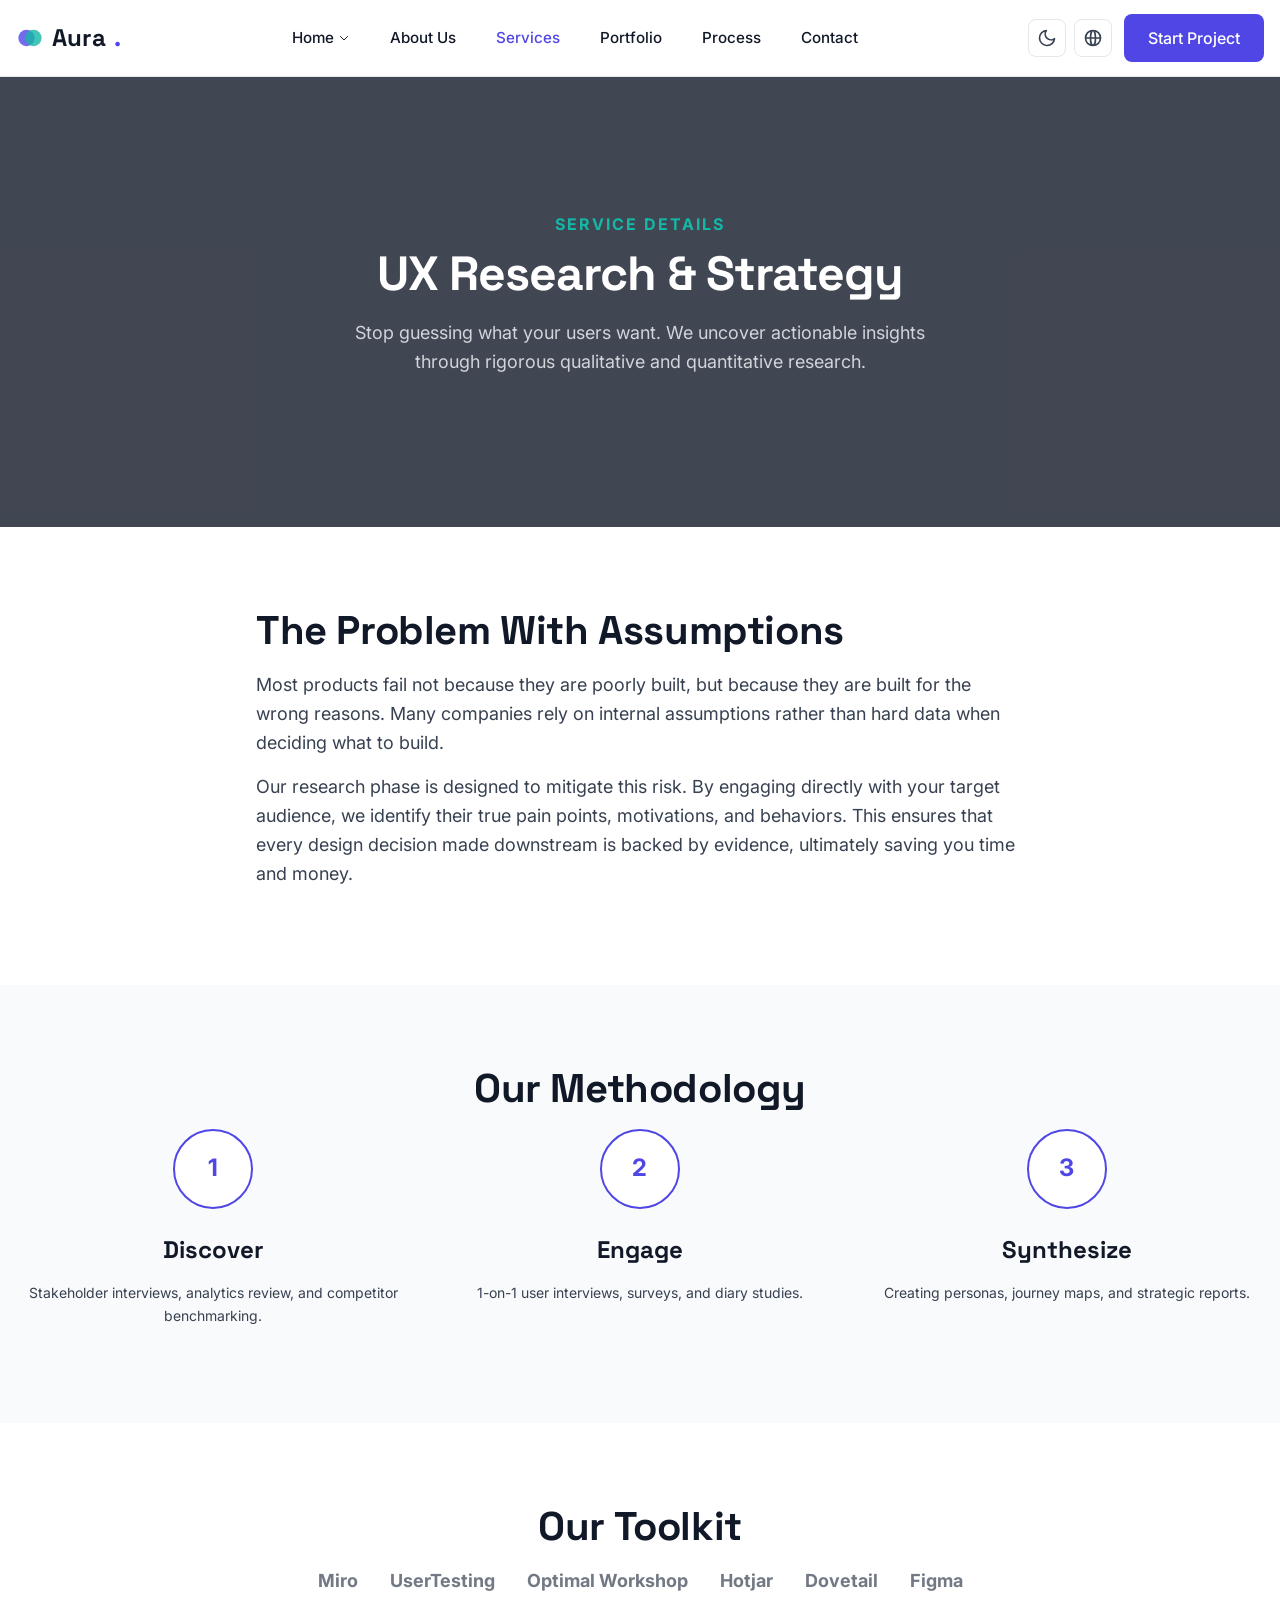
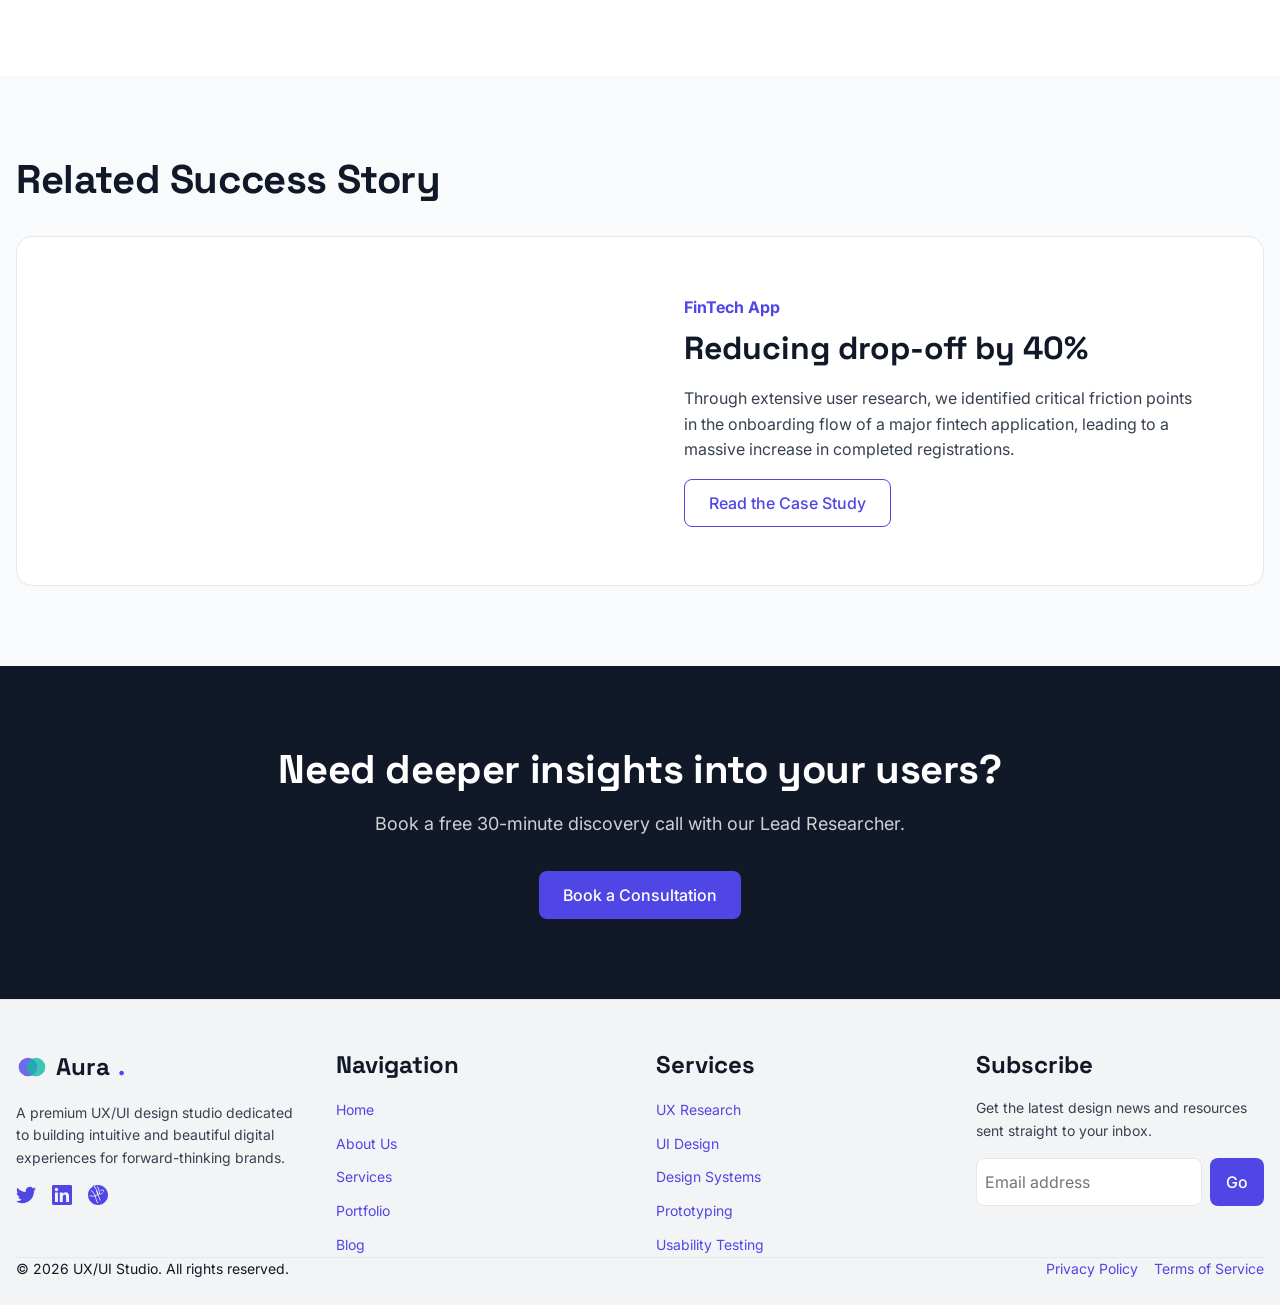
<file: pages/service-details.html>
<!DOCTYPE html>
<html lang="en">
<head>
    <meta charset="UTF-8">
    <meta name="viewport" content="width=device-width, initial-scale=1.0">
    <title>Aura.</title>
    <link rel="stylesheet" href="../assets/css/style.css">
    <link rel="stylesheet" href="../assets/css/components.css">
    <link rel="stylesheet" href="../assets/css/dark-mode.css">
    <link rel="stylesheet" href="../assets/css/rtl.css">

    <!-- Favicon (Task #1) -->
    <link rel="icon" type="image/svg+xml" href="data:image/svg+xml,<svg xmlns='http://www.w3.org/2000/svg' viewBox='0 0 24 24'><circle cx='9' cy='12' r='7' fill='%234f46e5' fill-opacity='0.8'/><circle cx='15' cy='12' r='7' fill='%2314b8a6' fill-opacity='0.8'/></svg>">

    
    <!-- Dark Mode Initializer (Prevents FOUC & persists across all pages) -->
    <script>
        (function() {
            try {
                const theme = localStorage.getItem('theme');
                if (theme === 'dark' || (!theme && window.matchMedia('(prefers-color-scheme: dark)').matches)) {
                    document.documentElement.classList.add('dark');
                }
            } catch (e) {
                if (window.matchMedia('(prefers-color-scheme: dark)').matches) {
                    document.documentElement.classList.add('dark');
                }
            }
        })();
    </script>
</head>
<body>
    <!-- Header -->
    <header class="navbar">
        <div class="container flex justify-between items-center">
            <a href="index.html" class="nav-brand">
                <svg width="28" height="28" viewBox="0 0 24 24" fill="none" xmlns="http://www.w3.org/2000/svg">
                    <circle cx="9" cy="12" r="7" fill="var(--primary-color)" fill-opacity="0.8"/>
                    <circle cx="15" cy="12" r="7" fill="var(--accent-color)" fill-opacity="0.8"/>
                </svg>
                Aura<span>.</span>
            </a>
            
            <nav id="navMenu" class="nav-menu">
                <div class="dropdown">
                    <a href="index.html" class="nav-link" style="cursor: pointer; display: inline-flex; align-items: center; gap: 4px;">
                        Home
                        <svg width="12" height="12" fill="none" stroke="currentColor" stroke-width="2" viewBox="0 0 24 24"><path stroke-linecap="round" stroke-linejoin="round" d="M19 9l-7 7-7-7"></path></svg>
                    </a>
                    <div class="dropdown-menu">
                        <a href="index.html" class="dropdown-item">Home V1</a>
                        <a href="index-2.html" class="dropdown-item">Home V2</a>
                    </div>
                </div>
                <a href="about.html" class="nav-link">About Us</a>
                <a href="services.html" class="nav-link">Services</a>
                <a href="portfolio.html" class="nav-link">Portfolio</a>
                <a href="process.html" class="nav-link">Process</a>
                <a href="contact.html" class="nav-link">Contact</a>
            </nav>
            
            <div class="nav-actions">
                <div class="nav-toggles">
                    <button id="darkModeToggle" class="icon-toggle-btn" aria-label="Toggle Theme" title="Toggle Theme">
                        <svg width="20" height="20" fill="none" stroke="currentColor" stroke-width="2" stroke-linecap="round" stroke-linejoin="round" viewBox="0 0 24 24"><path d="M21 12.79A9 9 0 1 1 11.21 3 7 7 0 0 0 21 12.79z"></path></svg>
                    </button>
                    <button id="rtlToggle" class="icon-toggle-btn" aria-label="Toggle RTL" title="Toggle Direction">
                        <svg width="20" height="20" fill="none" stroke="currentColor" stroke-width="2" viewBox="0 0 24 24"><path stroke-linecap="round" stroke-linejoin="round" d="M21 12a9 9 0 01-9 9m9-9a9 9 0 00-9-9m9 9H3m9 9a9 9 0 01-9-9m9 9c1.657 0 3-4.03 3-9s-1.343-9-3-9m0 18c-1.657 0-3-4.03-3-9s1.343-9 3-9m-9 9a9 9 0 019-9"></path></svg>
                    </button>
                </div>
                <a href="contact.html" class="btn btn-primary">Start Project</a>
            </div>
        </div>
    </header>

    <!-- Section 1: Hero (Immersive Background) -->
    <section class="section text-center" style="background-image: url('https://images.unsplash.com/photo-1542744173-8e7e53415bb0?auto=format&fit=crop&w=1920&q=80'); background-size: cover; background-position: center; min-height: 50vh; display: flex; align-items: center; justify-content: center; position: relative;">
        <div style="position: absolute; inset: 0; background-color: rgba(17, 24, 39, 0.8); z-index: 1;"></div>
        <div class="container relative" style="z-index: 2;">
            <span class="text-accent font-bold" style="text-transform: uppercase; letter-spacing: 2px;">Service Details</span>
            <h1 class="mb-4 mt-2" style="color: white; font-size: 3rem;">UX Research & Strategy</h1>
            <p class="text-lg mx-auto" style="color: #D1D5DB; max-width: 600px;">Stop guessing what your users want. We uncover actionable insights through rigorous qualitative and quantitative research.</p>
        </div>
    </section>

    <!-- Section 2: The Challenge (Narrative) -->
    <section class="section">
        <div class="container max-w-3xl mx-auto" style="max-width: 800px;">
            <h2 class="mb-6">The Problem With Assumptions</h2>
            <p class="text-lg mb-4 text-secondary">Most products fail not because they are poorly built, but because they are built for the wrong reasons. Many companies rely on internal assumptions rather than hard data when deciding what to build.</p>
            <p class="text-lg text-secondary">Our research phase is designed to mitigate this risk. By engaging directly with your target audience, we identify their true pain points, motivations, and behaviors. This ensures that every design decision made downstream is backed by evidence, ultimately saving you time and money.</p>
        </div>
    </section>

    <!-- Section 3: Our Approach (3-step flow) -->
    <section class="section section-alt">
        <div class="container">
            <h2 class="text-center mb-12">Our Methodology</h2>
            <div class="grid grid-cols-3 gap-8 text-center relative">
                <!-- Line connecting steps (hidden on mobile ideally) -->
                <div class="d-lg-block" style="position: absolute; top: 40px; left: 15%; right: 15%; height: 2px; background: var(--border-color); z-index: 1;"></div>
                
                <div class="relative" style="z-index: 2;">
                    <div style="width: 80px; height: 80px; background: var(--bg-primary); border: 2px solid var(--primary-color); border-radius: 50%; display: flex; align-items: center; justify-content: center; margin: 0 auto 1.5rem; font-size: 1.5rem; font-weight: bold; color: var(--primary-color);">1</div>
                    <h4 class="h5">Discover</h4>
                    <p class="text-sm">Stakeholder interviews, analytics review, and competitor benchmarking.</p>
                </div>
                <div class="relative" style="z-index: 2;">
                    <div style="width: 80px; height: 80px; background: var(--bg-primary); border: 2px solid var(--primary-color); border-radius: 50%; display: flex; align-items: center; justify-content: center; margin: 0 auto 1.5rem; font-size: 1.5rem; font-weight: bold; color: var(--primary-color);">2</div>
                    <h4 class="h5">Engage</h4>
                    <p class="text-sm">1-on-1 user interviews, surveys, and diary studies.</p>
                </div>
                <div class="relative" style="z-index: 2;">
                    <div style="width: 80px; height: 80px; background: var(--bg-primary); border: 2px solid var(--primary-color); border-radius: 50%; display: flex; align-items: center; justify-content: center; margin: 0 auto 1.5rem; font-size: 1.5rem; font-weight: bold; color: var(--primary-color);">3</div>
                    <h4 class="h5">Synthesize</h4>
                    <p class="text-sm">Creating personas, journey maps, and strategic reports.</p>
                </div>
            </div>
        </div>
    </section>

    <!-- Section 4: Tools We Use (Grid of logos) -->
    <section class="section">
        <div class="container text-center">
            <h2 class="mb-12">Our Toolkit</h2>
            <div class="flex flex-wrap justify-center gap-8 opacity-75" style="opacity: 0.7;">
                <div class="font-bold text-lg" style="color: var(--text-secondary);">Miro</div>
                <div class="font-bold text-lg" style="color: var(--text-secondary);">UserTesting</div>
                <div class="font-bold text-lg" style="color: var(--text-secondary);">Optimal Workshop</div>
                <div class="font-bold text-lg" style="color: var(--text-secondary);">Hotjar</div>
                <div class="font-bold text-lg" style="color: var(--text-secondary);">Dovetail</div>
                <div class="font-bold text-lg" style="color: var(--text-secondary);">Figma</div>
            </div>
        </div>
    </section>

    <!-- Section 5: Related Case Study -->
    <section class="section section-alt">
        <div class="container">
            <h2 class="mb-8">Related Success Story</h2>
            <div class="card p-0 overflow-hidden">
                <div class="grid grid-cols-2">
                    <div style="background-image: url('https://images.unsplash.com/photo-1551288049-bebda4e38f71?auto=format&fit=crop&w=800&q=80'); background-size: cover; background-position: center; min-height: 300px;"></div>
                    <div class="p-8" style="padding: var(--space-8); display: flex; flex-direction: column; justify-content: center;">
                        <span class="text-primary font-bold mb-2">FinTech App</span>
                        <h3 class="mb-4">Reducing drop-off by 40%</h3>
                        <p class="mb-6">Through extensive user research, we identified critical friction points in the onboarding flow of a major fintech application, leading to a massive increase in completed registrations.</p>
                        <a href="portfolio.html" class="btn btn-secondary" style="align-self: flex-start;">Read the Case Study</a>
                    </div>
                </div>
            </div>
        </div>
    </section>

    <!-- Section 6: Consultation CTA -->
    <section class="section text-center" style="background-color: var(--text-primary); color: white;">
        <div class="container">
            <h2 class="mb-4" style="color: white;">Need deeper insights into your users?</h2>
            <p class="mb-8 text-lg" style="color: rgba(255,255,255,0.8);">Book a free 30-minute discovery call with our Lead Researcher.</p>
            <a href="contact.html" class="btn btn-primary">Book a Consultation</a>
        </div>
    </section>

    <!-- Footer -->
    <footer class="footer" style="background-color: var(--bg-tertiary); padding: var(--space-12) 0 var(--space-6); margin-top: 0; border-top: 1px solid var(--border-color);">
        <div class="container">
            <div class="grid grid-cols-4 gap-8 mb-12">
                <!-- Column 1: Brand & Info -->
                <div style="grid-column: span 1;">
                    <a href="index.html" class="nav-brand mb-4" style="font-size: 1.5rem; display: flex; align-items: center; gap: 8px; text-decoration: none;">
                        <svg width="32" height="32" viewBox="0 0 24 24" fill="none" xmlns="http://www.w3.org/2000/svg">
                            <circle cx="9" cy="12" r="7" fill="var(--primary-color)" fill-opacity="0.8"/>
                            <circle cx="15" cy="12" r="7" fill="var(--accent-color)" fill-opacity="0.8"/>
                        </svg>
                        Aura<span>.</span>
                    </a>
                    <p class="text-sm text-secondary mb-6">A premium UX/UI design studio dedicated to building intuitive and beautiful digital experiences for forward-thinking brands.</p>
                    <div class="flex gap-4">
                        <a href="#" class="text-secondary" aria-label="Twitter"><svg width="20" height="20" fill="currentColor" viewBox="0 0 24 24"><path d="M23.953 4.57a10 10 0 01-2.825.775 4.958 4.958 0 002.163-2.723c-.951.555-2.005.959-3.127 1.184a4.92 4.92 0 00-8.384 4.482C7.69 8.095 4.067 6.13 1.64 3.162a4.822 4.822 0 00-.666 2.475c0 1.71.87 3.213 2.188 4.096a4.904 4.904 0 01-2.228-.616v.06a4.923 4.923 0 003.946 4.827 4.996 4.996 0 01-2.212.085 4.936 4.936 0 004.604 3.417 9.867 9.867 0 01-6.102 2.105c-.39 0-.779-.023-1.17-.067a13.995 13.995 0 007.557 2.209c9.053 0 13.998-7.496 13.998-13.985 0-.21 0-.42-.015-.63A9.935 9.935 0 0024 4.59z"/></svg></a>
                        <a href="#" class="text-secondary" aria-label="LinkedIn"><svg width="20" height="20" fill="currentColor" viewBox="0 0 24 24"><path d="M20.447 20.452h-3.554v-5.569c0-1.328-.027-3.037-1.852-3.037-1.853 0-2.136 1.445-2.136 2.939v5.667H9.351V9h3.414v1.561h.046c.477-.9 1.637-1.85 3.37-1.85 3.601 0 4.267 2.37 4.267 5.455v6.286zM5.337 7.433c-1.144 0-2.063-.926-2.063-2.065 0-1.138.92-2.063 2.063-2.063 1.14 0 2.064.925 2.064 2.063 0 1.139-.925 2.065-2.064 2.065zm1.782 13.019H3.555V9h3.564v11.452zM22.225 0H1.771C.792 0 0 .774 0 1.729v20.542C0 23.227.792 24 1.771 24h20.451C23.2 24 24 23.227 24 22.271V1.729C24 .774 23.2 0 22.222 0h.003z"/></svg></a>
                        <a href="#" class="text-secondary" aria-label="Dribbble"><svg width="20" height="20" fill="currentColor" viewBox="0 0 24 24"><path d="M12 24C5.385 24 0 18.615 0 12S5.385 0 12 0s12 5.385 12 12-5.385 12-12 12zm8.793-12.012c-.08-.137-2.31-3.921-6.84-4.522.062-.162.118-.328.172-.497 2.384-.528 4.708.01 4.887.056.241.062.464-.108.528-.35.064-.241-.106-.464-.348-.528-.278-.073-2.85-.694-5.49.034-.515-1.503-1.168-3.08-1.874-4.502-.117-.234-.403-.314-.62-.178-.22.138-.3.424-.183.66 2.457 4.966 2.464 9.176 2.464 9.255v.02c0 .248.203.45.45.45.247 0 .45-.202.45-.45v-.01c-.004-.378-.063-2.617-.92-5.508 4.09.435 6.096 3.865 6.136 3.935.127.215.405.286.62.16.216-.128.288-.407.16-.623zM9.535 7.185c.678 1.34 1.287 2.805 1.776 4.2-.876.246-1.84.444-2.885.576C7.03 8.35 4.316 6.32 4.14 6.186c-.198-.152-.486-.114-.638.083-.153.2-.116.488.083.64.06.044 2.864 2.152 4.414 5.96-2.583.18-5.57-.142-5.696-.157-.246-.03-.473.146-.504.39-.03.246.146.473.392.503.238.028 3.428.373 6.195.122.378 1.83 1.05 4.673 2.925 8.012.122.218.4.296.618.174.22-.12.298-.398.176-.617C9.9 17.39 9.39 14.532 9.1 12.833c1.077-.128 2.062-.317 2.956-.56.91 3.233 2.122 6.02 2.17 6.13.1.226.368.328.594.228.226-.1.328-.368.228-.594-.025-.054-1.225-2.83-2.127-6.046 3.99-.443 6.015-3.69 6.05-3.743.14-.207.086-.487-.12-.628-.206-.14-.486-.085-.626.12-.008.01-1.782 2.846-5.462 3.32-.47-1.32-.98-2.67-1.54-3.98-3.085-7.152-7.25-9.98-7.31-10.02-.206-.142-.486-.09-.628.118-.142.206-.09.486.118.628.024.018 3.93 2.682 6.83 9.387z"/></svg></a>
                    </div>
                </div>
                
                <!-- Column 2: Navigation -->
                <div>
                    <h4 class="h5 mb-4">Navigation</h4>
                    <ul class="list-unstyled flex flex-col gap-2" style="list-style: none; padding-left: 0;">
                        <li><a href="index.html" class="text-secondary text-sm" style="text-decoration: none;">Home</a></li>
                        <li><a href="about.html" class="text-secondary text-sm" style="text-decoration: none;">About Us</a></li>
                        <li><a href="services.html" class="text-secondary text-sm" style="text-decoration: none;">Services</a></li>
                        <li><a href="portfolio.html" class="text-secondary text-sm" style="text-decoration: none;">Portfolio</a></li>
                        <li><a href="blog.html" class="text-secondary text-sm" style="text-decoration: none;">Blog</a></li>
                    </ul>
                </div>
                
                <!-- Column 3: Services -->
                <div>
                    <h4 class="h5 mb-4">Services</h4>
                    <ul class="list-unstyled flex flex-col gap-2" style="list-style: none; padding-left: 0;">
                        <li><a href="service-details.html" class="text-secondary text-sm" style="text-decoration: none;">UX Research</a></li>
                        <li><a href="service-details.html" class="text-secondary text-sm" style="text-decoration: none;">UI Design</a></li>
                        <li><a href="service-details.html" class="text-secondary text-sm" style="text-decoration: none;">Design Systems</a></li>
                        <li><a href="service-details.html" class="text-secondary text-sm" style="text-decoration: none;">Prototyping</a></li>
                        <li><a href="service-details.html" class="text-secondary text-sm" style="text-decoration: none;">Usability Testing</a></li>
                    </ul>
                </div>

                <!-- Column 4: Newsletter -->
                <div>
                    <h4 class="h5 mb-4">Subscribe</h4>
                    <p class="text-sm text-secondary mb-4">Get the latest design news and resources sent straight to your inbox.</p>
                    <form class="flex gap-2">
                        <input type="email" class="form-control text-sm" placeholder="Email address" style="padding: 0.5rem; flex-grow: 1;">
                        <button type="submit" class="btn btn-primary" style="padding: 0.5rem 1rem;">Go</button>
                    </form>
                </div>
            </div>
            
            <!-- Bottom Bar -->
            <div class="flex justify-between items-center pt-6" style="border-top: 1px solid var(--border-color);">
                <div class="text-sm text-secondary">
                    &copy; 2026 UX/UI Studio. All rights reserved.
                </div>
                <div class="flex gap-4">
                    <a href="#" class="text-sm text-secondary" style="text-decoration: none;">Privacy Policy</a>
                    <a href="#" class="text-sm text-secondary" style="text-decoration: none;">Terms of Service</a>
                </div>
            </div>
        </div>
    </footer>
    <script src="../assets/js/main.js?v=1789358417574"></script>
</body>
</html>
</file>
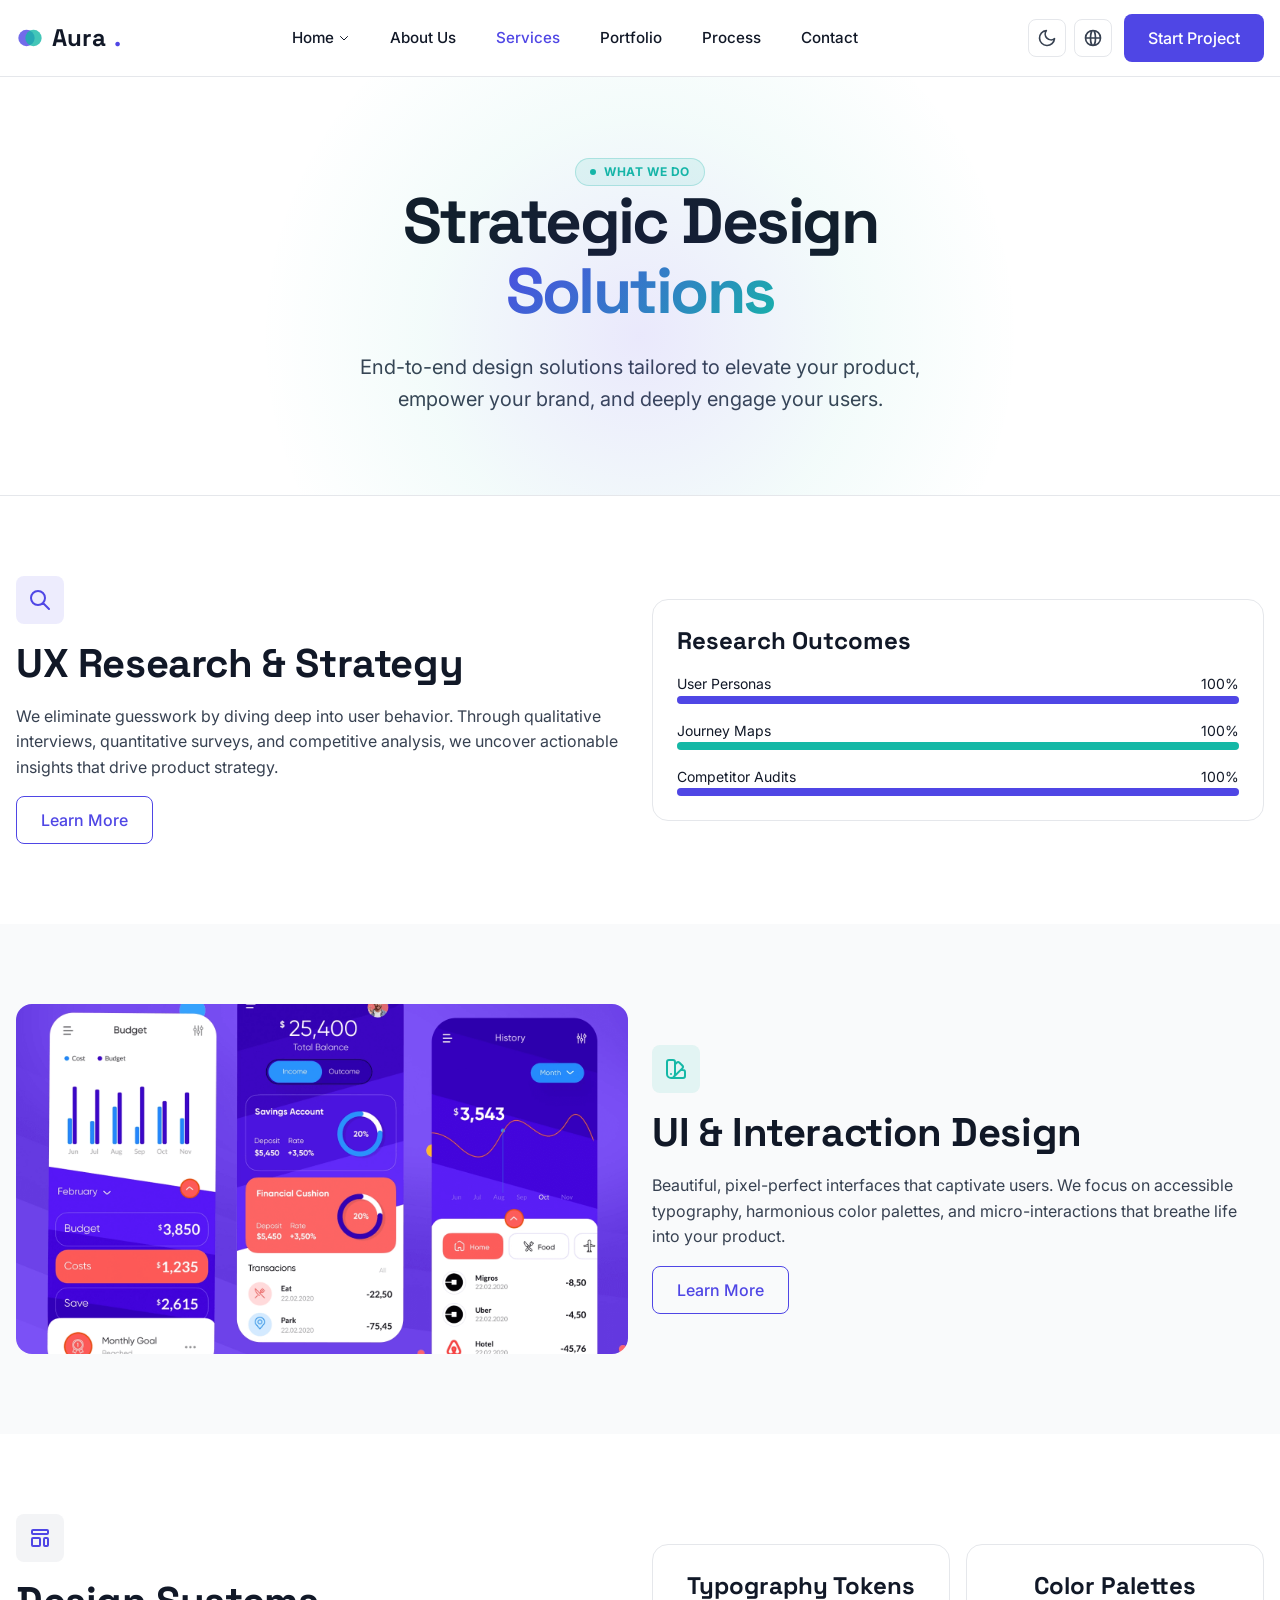
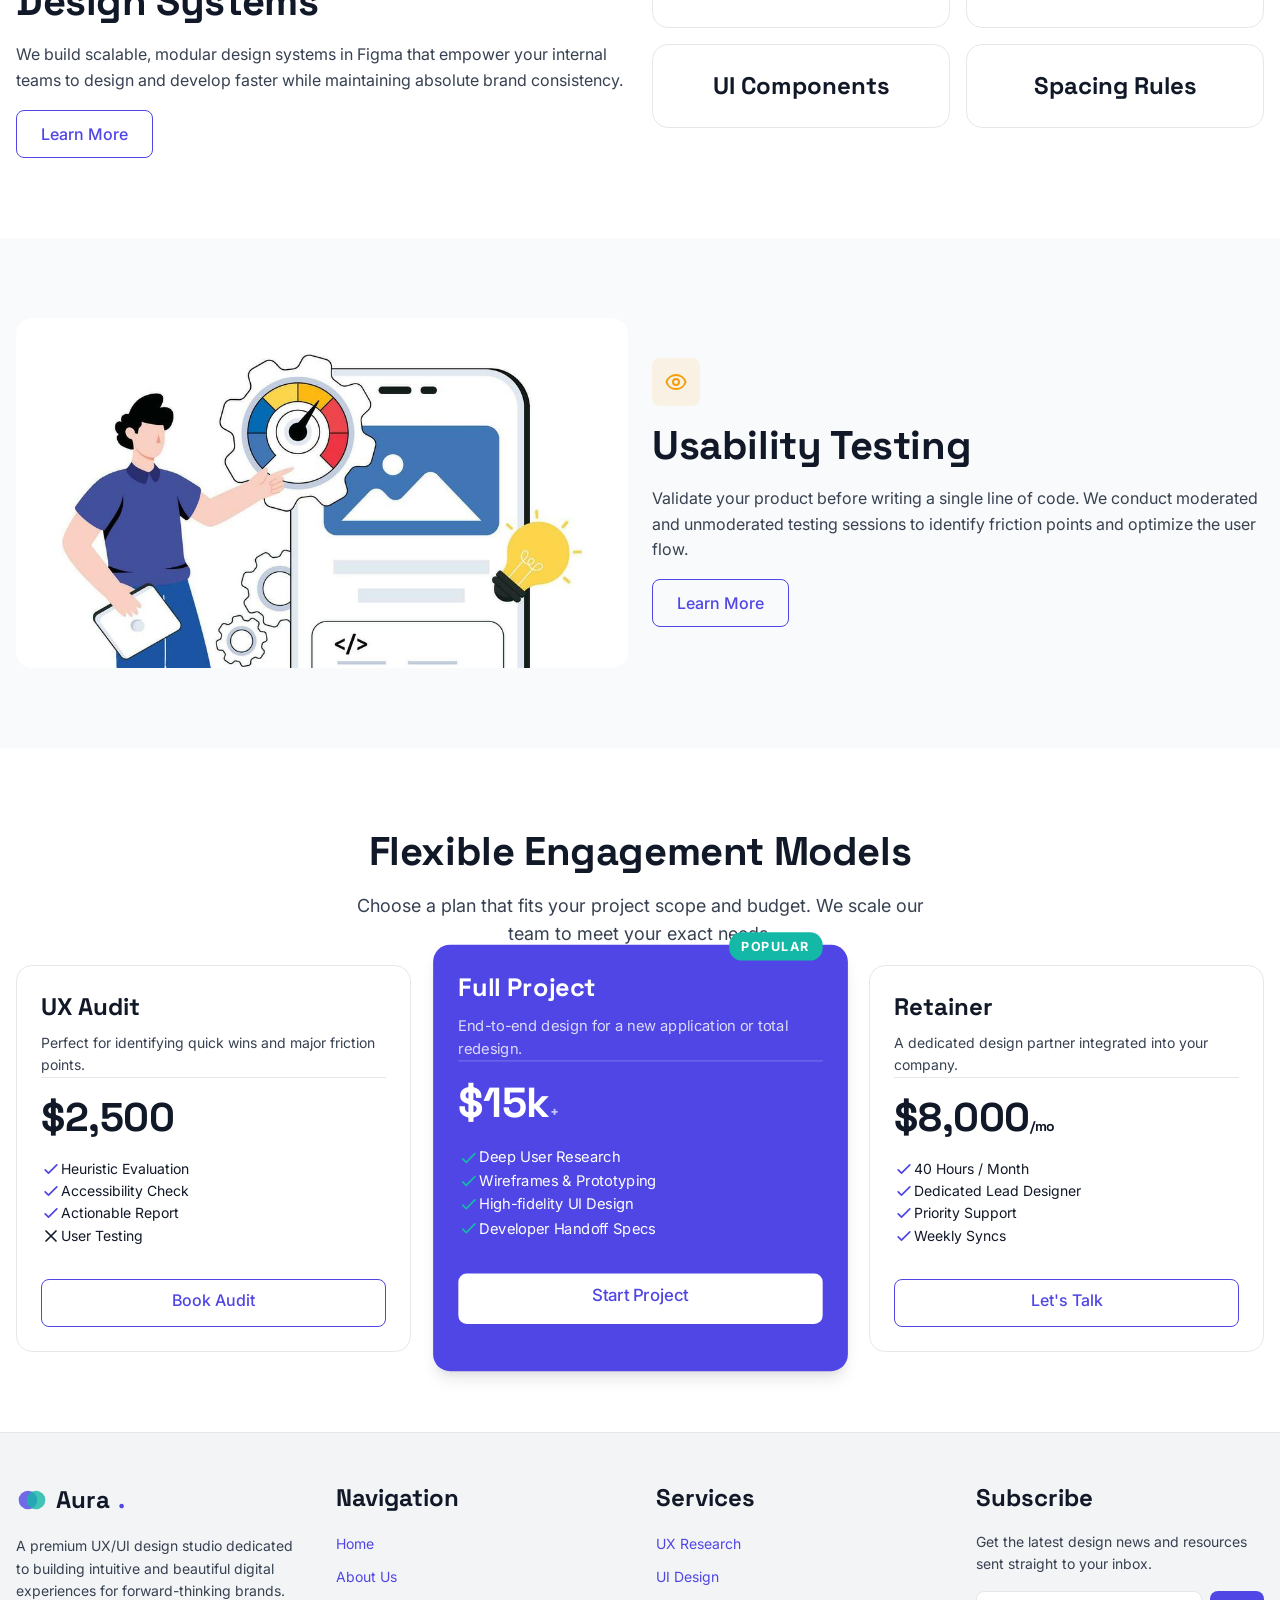
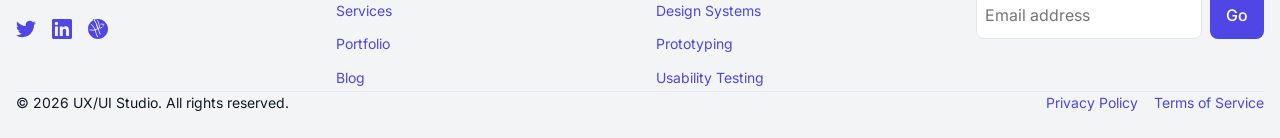
<file: pages/services.html>
<!DOCTYPE html>
<html lang="en">
<head>
    <meta charset="UTF-8">
    <meta name="viewport" content="width=device-width, initial-scale=1.0">
    <title>Aura.</title>
    <link rel="stylesheet" href="../assets/css/style.css">
    <link rel="stylesheet" href="../assets/css/components.css">
    <link rel="stylesheet" href="../assets/css/dark-mode.css">
    <link rel="stylesheet" href="../assets/css/rtl.css">

    <!-- Favicon (Task #1) -->
    <link rel="icon" type="image/svg+xml" href="data:image/svg+xml,<svg xmlns='http://www.w3.org/2000/svg' viewBox='0 0 24 24'><circle cx='9' cy='12' r='7' fill='%234f46e5' fill-opacity='0.8'/><circle cx='15' cy='12' r='7' fill='%2314b8a6' fill-opacity='0.8'/></svg>">

    
    <!-- Dark Mode Initializer (Prevents FOUC & persists across all pages) -->
    <script>
        (function() {
            try {
                const theme = localStorage.getItem('theme');
                if (theme === 'dark' || (!theme && window.matchMedia('(prefers-color-scheme: dark)').matches)) {
                    document.documentElement.classList.add('dark');
                }
            } catch (e) {
                if (window.matchMedia('(prefers-color-scheme: dark)').matches) {
                    document.documentElement.classList.add('dark');
                }
            }
        })();
    </script>
</head>
<body>
    <!-- Header -->
    <header class="navbar">
        <div class="container flex justify-between items-center">
            <a href="index.html" class="nav-brand">
                <svg width="28" height="28" viewBox="0 0 24 24" fill="none" xmlns="http://www.w3.org/2000/svg">
                    <circle cx="9" cy="12" r="7" fill="var(--primary-color)" fill-opacity="0.8"/>
                    <circle cx="15" cy="12" r="7" fill="var(--accent-color)" fill-opacity="0.8"/>
                </svg>
                Aura<span>.</span>
            </a>
            
            <nav id="navMenu" class="nav-menu">
                <div class="dropdown">
                    <a href="index.html" class="nav-link" style="cursor: pointer; display: inline-flex; align-items: center; gap: 4px;">
                        Home
                        <svg width="12" height="12" fill="none" stroke="currentColor" stroke-width="2" viewBox="0 0 24 24"><path stroke-linecap="round" stroke-linejoin="round" d="M19 9l-7 7-7-7"></path></svg>
                    </a>
                    <div class="dropdown-menu">
                        <a href="index.html" class="dropdown-item">Home V1</a>
                        <a href="index-2.html" class="dropdown-item">Home V2</a>
                    </div>
                </div>
                <a href="about.html" class="nav-link">About Us</a>
                <a href="services.html" class="nav-link">Services</a>
                <a href="portfolio.html" class="nav-link">Portfolio</a>
                <a href="process.html" class="nav-link">Process</a>
                <a href="contact.html" class="nav-link">Contact</a>
            </nav>
            
            <div class="nav-actions">
                <div class="nav-toggles">
                    <button id="darkModeToggle" class="icon-toggle-btn" aria-label="Toggle Theme" title="Toggle Theme">
                        <svg width="20" height="20" fill="none" stroke="currentColor" stroke-width="2" stroke-linecap="round" stroke-linejoin="round" viewBox="0 0 24 24"><path d="M21 12.79A9 9 0 1 1 11.21 3 7 7 0 0 0 21 12.79z"></path></svg>
                    </button>
                    <button id="rtlToggle" class="icon-toggle-btn" aria-label="Toggle RTL" title="Toggle Direction">
                        <svg width="20" height="20" fill="none" stroke="currentColor" stroke-width="2" viewBox="0 0 24 24"><path stroke-linecap="round" stroke-linejoin="round" d="M21 12a9 9 0 01-9 9m9-9a9 9 0 00-9-9m9 9H3m9 9a9 9 0 01-9-9m9 9c1.657 0 3-4.03 3-9s-1.343-9-3-9m0 18c-1.657 0-3-4.03-3-9s1.343-9 3-9m-9 9a9 9 0 019-9"></path></svg>
                    </button>
                </div>
                <a href="contact.html" class="btn btn-primary">Start Project</a>
            </div>
        </div>
    </header>
    <!-- Section 1: Hero (Premium Design) -->
    <section class="section pt-24 pb-24 text-center" style="background-color: var(--bg-primary); position: relative; overflow: hidden; border-bottom: 1px solid var(--border-color);">
        <!-- Abstract gradient orb for background depth -->
        <div style="position: absolute; top: -30%; left: 50%; transform: translateX(-50%); width: 60vw; height: 60vw; max-width: 800px; max-height: 800px; background: radial-gradient(circle, rgba(79, 70, 229, 0.12) 0%, rgba(20, 184, 166, 0.05) 40%, rgba(255,255,255,0) 70%); border-radius: 50%; pointer-events: none;"></div>
        
        <div class="container relative max-w-3xl mx-auto" style="z-index: 2; max-width: 800px;">
            <div class="badge-pill mb-6 mx-auto" style="background: rgba(20, 184, 166, 0.1); border: 1px solid rgba(20, 184, 166, 0.25); color: var(--accent-color);">
                <span style="width: 6px; height: 6px; background-color: var(--accent-color); border-radius: 50%; display: inline-block;"></span>
                <span>What We Do</span>
            </div>
            
            <h1 style="font-size: clamp(3rem, 5vw, 4.5rem); line-height: 1.1; letter-spacing: -0.04em; margin-bottom: var(--space-6);">
                Strategic Design <br>
                <span style="background: linear-gradient(135deg, var(--primary-color), var(--accent-color)); -webkit-background-clip: text; -webkit-text-fill-color: transparent;">Solutions</span>
            </h1>
            
            <p class="text-xl text-secondary mb-0 mx-auto" style="max-width: 600px;">End-to-end design solutions tailored to elevate your product, empower your brand, and deeply engage your users.</p>
        </div>
    </section>

    <!-- Section 2: UX Research -->
    <section class="section">
        <div class="container grid grid-cols-2 items-center gap-12">
            <div>
                <div class="card-icon" style="background-color: rgba(79, 70, 229, 0.1);"><svg width="24" height="24" fill="none" stroke="currentColor" stroke-width="2" viewBox="0 0 24 24"><path stroke-linecap="round" stroke-linejoin="round" d="M21 21l-6-6m2-5a7 7 0 11-14 0 7 7 0 0114 0z"></path></svg></div>
                <h2 class="mb-4">UX Research & Strategy</h2>
                <p class="mb-6">We eliminate guesswork by diving deep into user behavior. Through qualitative interviews, quantitative surveys, and competitive analysis, we uncover actionable insights that drive product strategy.</p>
                <a href="service-details.html" class="btn btn-secondary">Learn More</a>
            </div>
            <div class="card bg-tertiary border-0 p-8">
                <h4 class="h5 mb-4">Research Outcomes</h4>
                <div class="mb-4">
                    <div class="flex justify-between text-sm mb-1"><span>User Personas</span><span>100%</span></div>
                    <div style="width: 100%; height: 8px; background: var(--border-color); border-radius: 4px;"><div style="width: 100%; height: 100%; background: var(--primary-color); border-radius: 4px;"></div></div>
                </div>
                <div class="mb-4">
                    <div class="flex justify-between text-sm mb-1"><span>Journey Maps</span><span>100%</span></div>
                    <div style="width: 100%; height: 8px; background: var(--border-color); border-radius: 4px;"><div style="width: 100%; height: 100%; background: var(--accent-color); border-radius: 4px;"></div></div>
                </div>
                <div>
                    <div class="flex justify-between text-sm mb-1"><span>Competitor Audits</span><span>100%</span></div>
                    <div style="width: 100%; height: 8px; background: var(--border-color); border-radius: 4px;"><div style="width: 100%; height: 100%; background: var(--primary-color); border-radius: 4px;"></div></div>
                </div>
            </div>
        </div>
    </section>

    <!-- Section 3: UI Design -->
    <section class="section section-alt">
        <div class="container grid grid-cols-2 items-center gap-12">
            <div style="order: 2;">
                <div class="card-icon" style="background-color: rgba(20, 184, 166, 0.1); color: var(--accent-color);"><svg width="24" height="24" fill="none" stroke="currentColor" stroke-width="2" viewBox="0 0 24 24"><path stroke-linecap="round" stroke-linejoin="round" d="M7 21a4 4 0 01-4-4V5a2 2 0 012-2h4a2 2 0 012 2v12a4 4 0 01-4 4zm0 0h12a2 2 0 002-2v-4a2 2 0 00-2-2h-2.343M11 7.343l1.657-1.657a2 2 0 012.828 0l2.829 2.829a2 2 0 010 2.828l-8.486 8.485M7 17h.01"></path></svg></div>
                <h2 class="mb-4">UI & Interaction Design</h2>
                <p class="mb-6">Beautiful, pixel-perfect interfaces that captivate users. We focus on accessible typography, harmonious color palettes, and micro-interactions that breathe life into your product.</p>
                <a href="service-details.html" class="btn btn-secondary">Learn More</a>
            </div>
            <div style="order: 1;">
                <div class="shadow-md transition hover:-translate-y-1 duration-300" style="height: 350px; border-radius: var(--radius-lg); background-image: url('../assets/IMAGES/UI%20&%20Interaction%20Design.png'); background-size: cover; background-position: center;"></div>
            </div>
        </div>
    </section>

    <!-- Section 4: Design Systems -->
    <section class="section">
        <div class="container grid grid-cols-2 items-center gap-12">
            <div>
                <div class="card-icon"><svg width="24" height="24" fill="none" stroke="currentColor" stroke-width="2" viewBox="0 0 24 24"><path stroke-linecap="round" stroke-linejoin="round" d="M4 5a1 1 0 011-1h14a1 1 0 011 1v2a1 1 0 01-1 1H5a1 1 0 01-1-1V5zM4 13a1 1 0 011-1h6a1 1 0 011 1v6a1 1 0 01-1 1H5a1 1 0 01-1-1v-6zM16 13a1 1 0 011-1h2a1 1 0 011 1v6a1 1 0 01-1 1h-2a1 1 0 01-1-1v-6z"></path></svg></div>
                <h2 class="mb-4">Design Systems</h2>
                <p class="mb-6">We build scalable, modular design systems in Figma that empower your internal teams to design and develop faster while maintaining absolute brand consistency.</p>
                <a href="service-details.html" class="btn btn-secondary">Learn More</a>
            </div>
            <div class="grid grid-cols-2 gap-4">
                <div class="card text-center p-4"><h4 class="h6 mb-0">Typography Tokens</h4></div>
                <div class="card text-center p-4"><h4 class="h6 mb-0">Color Palettes</h4></div>
                <div class="card text-center p-4"><h4 class="h6 mb-0">UI Components</h4></div>
                <div class="card text-center p-4"><h4 class="h6 mb-0">Spacing Rules</h4></div>
            </div>
        </div>
    </section>

    <!-- Section 5: Usability Testing -->
    <section class="section section-alt">
        <div class="container grid grid-cols-2 items-center gap-12">
            <div style="order: 2;">
                <div class="card-icon" style="background-color: rgba(245, 158, 11, 0.1); color: var(--warning);"><svg width="24" height="24" fill="none" stroke="currentColor" stroke-width="2" viewBox="0 0 24 24"><path stroke-linecap="round" stroke-linejoin="round" d="M15 12a3 3 0 11-6 0 3 3 0 016 0z"></path><path stroke-linecap="round" stroke-linejoin="round" d="M2.458 12C3.732 7.943 7.523 5 12 5c4.478 0 8.268 2.943 9.542 7-1.274 4.057-5.064 7-9.542 7-4.477 0-8.268-2.943-9.542-7z"></path></svg></div>
                <h2 class="mb-4">Usability Testing</h2>
                <p class="mb-6">Validate your product before writing a single line of code. We conduct moderated and unmoderated testing sessions to identify friction points and optimize the user flow.</p>
                <a href="service-details.html" class="btn btn-secondary">Learn More</a>
            </div>
            <div style="order: 1;">
                <div class="shadow-md transition hover:-translate-y-1 duration-300" style="height: 350px; border-radius: var(--radius-lg); background-image: url('../assets/IMAGES/Usability%20Testing.jpg'); background-size: cover; background-position: top;"></div>
            </div>
        </div>
    </section>

    <!-- Section 6: Pricing -->
    <section class="section">
        <div class="container">
            <h2 class="text-center mb-4">Flexible Engagement Models</h2>
            <p class="text-center text-lg text-secondary mb-12 mx-auto" style="max-width: 600px; margin-left: auto; margin-right: auto;">Choose a plan that fits your project scope and budget. We scale our team to meet your exact needs.</p>
            
            <div class="grid grid-cols-3 gap-8 items-center max-w-5xl mx-auto">
                <!-- Tier 1 -->
                <div class="card p-8 transition-transform hover:-translate-y-2" style="background: var(--bg-primary); transition: transform 0.3s ease; display: flex; flex-direction: column; height: 100%;">
                    <h4 class="h5 mb-2">UX Audit</h4>
                    <p class="text-sm text-secondary mb-6 border-b pb-6" style="border-bottom: 1px solid var(--border-color);">Perfect for identifying quick wins and major friction points.</p>
                    <h2 class="mb-6">$2,500</h2>
                    
                    <ul class="list-unstyled flex-grow flex flex-col gap-3 mb-8" style="list-style: none; padding-left: 0;">
                        <li class="flex items-center gap-3 text-sm"><svg width="20" height="20" fill="none" stroke="var(--primary-color)" stroke-width="2" viewBox="0 0 24 24"><path stroke-linecap="round" stroke-linejoin="round" d="M5 13l4 4L19 7"></path></svg> Heuristic Evaluation</li>
                        <li class="flex items-center gap-3 text-sm"><svg width="20" height="20" fill="none" stroke="var(--primary-color)" stroke-width="2" viewBox="0 0 24 24"><path stroke-linecap="round" stroke-linejoin="round" d="M5 13l4 4L19 7"></path></svg> Accessibility Check</li>
                        <li class="flex items-center gap-3 text-sm"><svg width="20" height="20" fill="none" stroke="var(--primary-color)" stroke-width="2" viewBox="0 0 24 24"><path stroke-linecap="round" stroke-linejoin="round" d="M5 13l4 4L19 7"></path></svg> Actionable Report</li>
                        <li class="flex items-center gap-3 text-sm text-secondary opacity-50"><svg width="20" height="20" fill="none" stroke="currentColor" stroke-width="2" viewBox="0 0 24 24"><path stroke-linecap="round" stroke-linejoin="round" d="M6 18L18 6M6 6l12 12"></path></svg> User Testing</li>
                    </ul>
                    
                    <a href="contact.html" class="btn btn-secondary w-full text-center" style="width: 100%; display: block;">Book Audit</a>
                </div>

                <!-- Tier 2 (Popular) -->
                <div class="card p-8 relative transition-transform hover:-translate-y-2" style="background: var(--primary-color); color: white; border: none; box-shadow: var(--shadow-lg); transition: transform 0.3s ease; transform: scale(1.05); z-index: 10; display: flex; flex-direction: column; height: 105%;">
                    <div style="position: absolute; top: -12px; right: 24px; background: var(--accent-color); color: white; padding: 4px 12px; border-radius: 12px; font-size: 0.75rem; font-weight: bold; letter-spacing: 1px;">POPULAR</div>
                    <h4 class="h5 mb-2" style="color: white;">Full Project</h4>
                    <p class="text-sm mb-6 border-b pb-6" style="border-bottom: 1px solid rgba(255,255,255,0.2); color: rgba(255,255,255,0.8);">End-to-end design for a new application or total redesign.</p>
                    <h2 class="mb-6" style="color: white;">$15k<span class="text-sm font-normal" style="color: rgba(255,255,255,0.7);">+</span></h2>
                    
                    <ul class="list-unstyled flex-grow flex flex-col gap-3 mb-8" style="list-style: none; padding-left: 0;">
                        <li class="flex items-center gap-3 text-sm"><svg width="20" height="20" fill="none" stroke="var(--accent-color)" stroke-width="2" viewBox="0 0 24 24"><path stroke-linecap="round" stroke-linejoin="round" d="M5 13l4 4L19 7"></path></svg> Deep User Research</li>
                        <li class="flex items-center gap-3 text-sm"><svg width="20" height="20" fill="none" stroke="var(--accent-color)" stroke-width="2" viewBox="0 0 24 24"><path stroke-linecap="round" stroke-linejoin="round" d="M5 13l4 4L19 7"></path></svg> Wireframes & Prototyping</li>
                        <li class="flex items-center gap-3 text-sm"><svg width="20" height="20" fill="none" stroke="var(--accent-color)" stroke-width="2" viewBox="0 0 24 24"><path stroke-linecap="round" stroke-linejoin="round" d="M5 13l4 4L19 7"></path></svg> High-fidelity UI Design</li>
                        <li class="flex items-center gap-3 text-sm"><svg width="20" height="20" fill="none" stroke="var(--accent-color)" stroke-width="2" viewBox="0 0 24 24"><path stroke-linecap="round" stroke-linejoin="round" d="M5 13l4 4L19 7"></path></svg> Developer Handoff Specs</li>
                    </ul>
                    
                    <a href="contact.html" class="btn w-full text-center" style="width: 100%; display: block; background: white; color: var(--primary-color); border-color: white;">Start Project</a>
                </div>

                <!-- Tier 3 -->
                <div class="card p-8 transition-transform hover:-translate-y-2" style="background: var(--bg-primary); transition: transform 0.3s ease; display: flex; flex-direction: column; height: 100%;">
                    <h4 class="h5 mb-2">Retainer</h4>
                    <p class="text-sm text-secondary mb-6 border-b pb-6" style="border-bottom: 1px solid var(--border-color);">A dedicated design partner integrated into your company.</p>
                    <h2 class="mb-6">$8,000<span class="text-sm text-secondary font-normal">/mo</span></h2>
                    
                    <ul class="list-unstyled flex-grow flex flex-col gap-3 mb-8" style="list-style: none; padding-left: 0;">
                        <li class="flex items-center gap-3 text-sm"><svg width="20" height="20" fill="none" stroke="var(--primary-color)" stroke-width="2" viewBox="0 0 24 24"><path stroke-linecap="round" stroke-linejoin="round" d="M5 13l4 4L19 7"></path></svg> 40 Hours / Month</li>
                        <li class="flex items-center gap-3 text-sm"><svg width="20" height="20" fill="none" stroke="var(--primary-color)" stroke-width="2" viewBox="0 0 24 24"><path stroke-linecap="round" stroke-linejoin="round" d="M5 13l4 4L19 7"></path></svg> Dedicated Lead Designer</li>
                        <li class="flex items-center gap-3 text-sm"><svg width="20" height="20" fill="none" stroke="var(--primary-color)" stroke-width="2" viewBox="0 0 24 24"><path stroke-linecap="round" stroke-linejoin="round" d="M5 13l4 4L19 7"></path></svg> Priority Support</li>
                        <li class="flex items-center gap-3 text-sm"><svg width="20" height="20" fill="none" stroke="var(--primary-color)" stroke-width="2" viewBox="0 0 24 24"><path stroke-linecap="round" stroke-linejoin="round" d="M5 13l4 4L19 7"></path></svg> Weekly Syncs</li>
                    </ul>
                    
                    <a href="contact.html" class="btn btn-secondary w-full text-center" style="width: 100%; display: block;">Let's Talk</a>
                </div>

            </div>
        </div>
    </section>

<!-- Footer -->
    <footer class="footer" style="background-color: var(--bg-tertiary); padding: var(--space-12) 0 var(--space-6); margin-top: 0; border-top: 1px solid var(--border-color);">
        <div class="container">
            <div class="grid grid-cols-4 gap-8 mb-12">
                <!-- Column 1: Brand & Info -->
                <div style="grid-column: span 1;">
                    <a href="index.html" class="nav-brand mb-4" style="font-size: 1.5rem; display: flex; align-items: center; gap: 8px; text-decoration: none;">
                        <svg width="32" height="32" viewBox="0 0 24 24" fill="none" xmlns="http://www.w3.org/2000/svg">
                            <circle cx="9" cy="12" r="7" fill="var(--primary-color)" fill-opacity="0.8"/>
                            <circle cx="15" cy="12" r="7" fill="var(--accent-color)" fill-opacity="0.8"/>
                        </svg>
                        Aura<span>.</span>
                    </a>
                    <p class="text-sm text-secondary mb-6">A premium UX/UI design studio dedicated to building intuitive and beautiful digital experiences for forward-thinking brands.</p>
                    <div class="flex gap-4">
                        <a href="#" class="text-secondary" aria-label="Twitter"><svg width="20" height="20" fill="currentColor" viewBox="0 0 24 24"><path d="M23.953 4.57a10 10 0 01-2.825.775 4.958 4.958 0 002.163-2.723c-.951.555-2.005.959-3.127 1.184a4.92 4.92 0 00-8.384 4.482C7.69 8.095 4.067 6.13 1.64 3.162a4.822 4.822 0 00-.666 2.475c0 1.71.87 3.213 2.188 4.096a4.904 4.904 0 01-2.228-.616v.06a4.923 4.923 0 003.946 4.827 4.996 4.996 0 01-2.212.085 4.936 4.936 0 004.604 3.417 9.867 9.867 0 01-6.102 2.105c-.39 0-.779-.023-1.17-.067a13.995 13.995 0 007.557 2.209c9.053 0 13.998-7.496 13.998-13.985 0-.21 0-.42-.015-.63A9.935 9.935 0 0024 4.59z"/></svg></a>
                        <a href="#" class="text-secondary" aria-label="LinkedIn"><svg width="20" height="20" fill="currentColor" viewBox="0 0 24 24"><path d="M20.447 20.452h-3.554v-5.569c0-1.328-.027-3.037-1.852-3.037-1.853 0-2.136 1.445-2.136 2.939v5.667H9.351V9h3.414v1.561h.046c.477-.9 1.637-1.85 3.37-1.85 3.601 0 4.267 2.37 4.267 5.455v6.286zM5.337 7.433c-1.144 0-2.063-.926-2.063-2.065 0-1.138.92-2.063 2.063-2.063 1.14 0 2.064.925 2.064 2.063 0 1.139-.925 2.065-2.064 2.065zm1.782 13.019H3.555V9h3.564v11.452zM22.225 0H1.771C.792 0 0 .774 0 1.729v20.542C0 23.227.792 24 1.771 24h20.451C23.2 24 24 23.227 24 22.271V1.729C24 .774 23.2 0 22.222 0h.003z"/></svg></a>
                        <a href="#" class="text-secondary" aria-label="Dribbble"><svg width="20" height="20" fill="currentColor" viewBox="0 0 24 24"><path d="M12 24C5.385 24 0 18.615 0 12S5.385 0 12 0s12 5.385 12 12-5.385 12-12 12zm8.793-12.012c-.08-.137-2.31-3.921-6.84-4.522.062-.162.118-.328.172-.497 2.384-.528 4.708.01 4.887.056.241.062.464-.108.528-.35.064-.241-.106-.464-.348-.528-.278-.073-2.85-.694-5.49.034-.515-1.503-1.168-3.08-1.874-4.502-.117-.234-.403-.314-.62-.178-.22.138-.3.424-.183.66 2.457 4.966 2.464 9.176 2.464 9.255v.02c0 .248.203.45.45.45.247 0 .45-.202.45-.45v-.01c-.004-.378-.063-2.617-.92-5.508 4.09.435 6.096 3.865 6.136 3.935.127.215.405.286.62.16.216-.128.288-.407.16-.623zM9.535 7.185c.678 1.34 1.287 2.805 1.776 4.2-.876.246-1.84.444-2.885.576C7.03 8.35 4.316 6.32 4.14 6.186c-.198-.152-.486-.114-.638.083-.153.2-.116.488.083.64.06.044 2.864 2.152 4.414 5.96-2.583.18-5.57-.142-5.696-.157-.246-.03-.473.146-.504.39-.03.246.146.473.392.503.238.028 3.428.373 6.195.122.378 1.83 1.05 4.673 2.925 8.012.122.218.4.296.618.174.22-.12.298-.398.176-.617C9.9 17.39 9.39 14.532 9.1 12.833c1.077-.128 2.062-.317 2.956-.56.91 3.233 2.122 6.02 2.17 6.13.1.226.368.328.594.228.226-.1.328-.368.228-.594-.025-.054-1.225-2.83-2.127-6.046 3.99-.443 6.015-3.69 6.05-3.743.14-.207.086-.487-.12-.628-.206-.14-.486-.085-.626.12-.008.01-1.782 2.846-5.462 3.32-.47-1.32-.98-2.67-1.54-3.98-3.085-7.152-7.25-9.98-7.31-10.02-.206-.142-.486-.09-.628.118-.142.206-.09.486.118.628.024.018 3.93 2.682 6.83 9.387z"/></svg></a>
                    </div>
                </div>
                
                <!-- Column 2: Navigation -->
                <div>
                    <h4 class="h5 mb-4">Navigation</h4>
                    <ul class="list-unstyled flex flex-col gap-2" style="list-style: none; padding-left: 0;">
                        <li><a href="index.html" class="text-secondary text-sm" style="text-decoration: none;">Home</a></li>
                        <li><a href="about.html" class="text-secondary text-sm" style="text-decoration: none;">About Us</a></li>
                        <li><a href="services.html" class="text-secondary text-sm" style="text-decoration: none;">Services</a></li>
                        <li><a href="portfolio.html" class="text-secondary text-sm" style="text-decoration: none;">Portfolio</a></li>
                        <li><a href="blog.html" class="text-secondary text-sm" style="text-decoration: none;">Blog</a></li>
                    </ul>
                </div>
                
                <!-- Column 3: Services -->
                <div>
                    <h4 class="h5 mb-4">Services</h4>
                    <ul class="list-unstyled flex flex-col gap-2" style="list-style: none; padding-left: 0;">
                        <li><a href="service-details.html" class="text-secondary text-sm" style="text-decoration: none;">UX Research</a></li>
                        <li><a href="service-details.html" class="text-secondary text-sm" style="text-decoration: none;">UI Design</a></li>
                        <li><a href="service-details.html" class="text-secondary text-sm" style="text-decoration: none;">Design Systems</a></li>
                        <li><a href="service-details.html" class="text-secondary text-sm" style="text-decoration: none;">Prototyping</a></li>
                        <li><a href="service-details.html" class="text-secondary text-sm" style="text-decoration: none;">Usability Testing</a></li>
                    </ul>
                </div>

                <!-- Column 4: Newsletter -->
                <div>
                    <h4 class="h5 mb-4">Subscribe</h4>
                    <p class="text-sm text-secondary mb-4">Get the latest design news and resources sent straight to your inbox.</p>
                    <form class="flex gap-2">
                        <input type="email" class="form-control text-sm" placeholder="Email address" style="padding: 0.5rem; flex-grow: 1;">
                        <button type="submit" class="btn btn-primary" style="padding: 0.5rem 1rem;">Go</button>
                    </form>
                </div>
            </div>
            
            <!-- Bottom Bar -->
            <div class="flex justify-between items-center pt-6" style="border-top: 1px solid var(--border-color);">
                <div class="text-sm text-secondary">
                    &copy; 2026 UX/UI Studio. All rights reserved.
                </div>
                <div class="flex gap-4">
                    <a href="#" class="text-sm text-secondary" style="text-decoration: none;">Privacy Policy</a>
                    <a href="#" class="text-sm text-secondary" style="text-decoration: none;">Terms of Service</a>
                </div>
            </div>
        </div>
    </footer>
    <script src="../assets/js/main.js?v=1789358417586"></script>
</body>
</html>
</file>
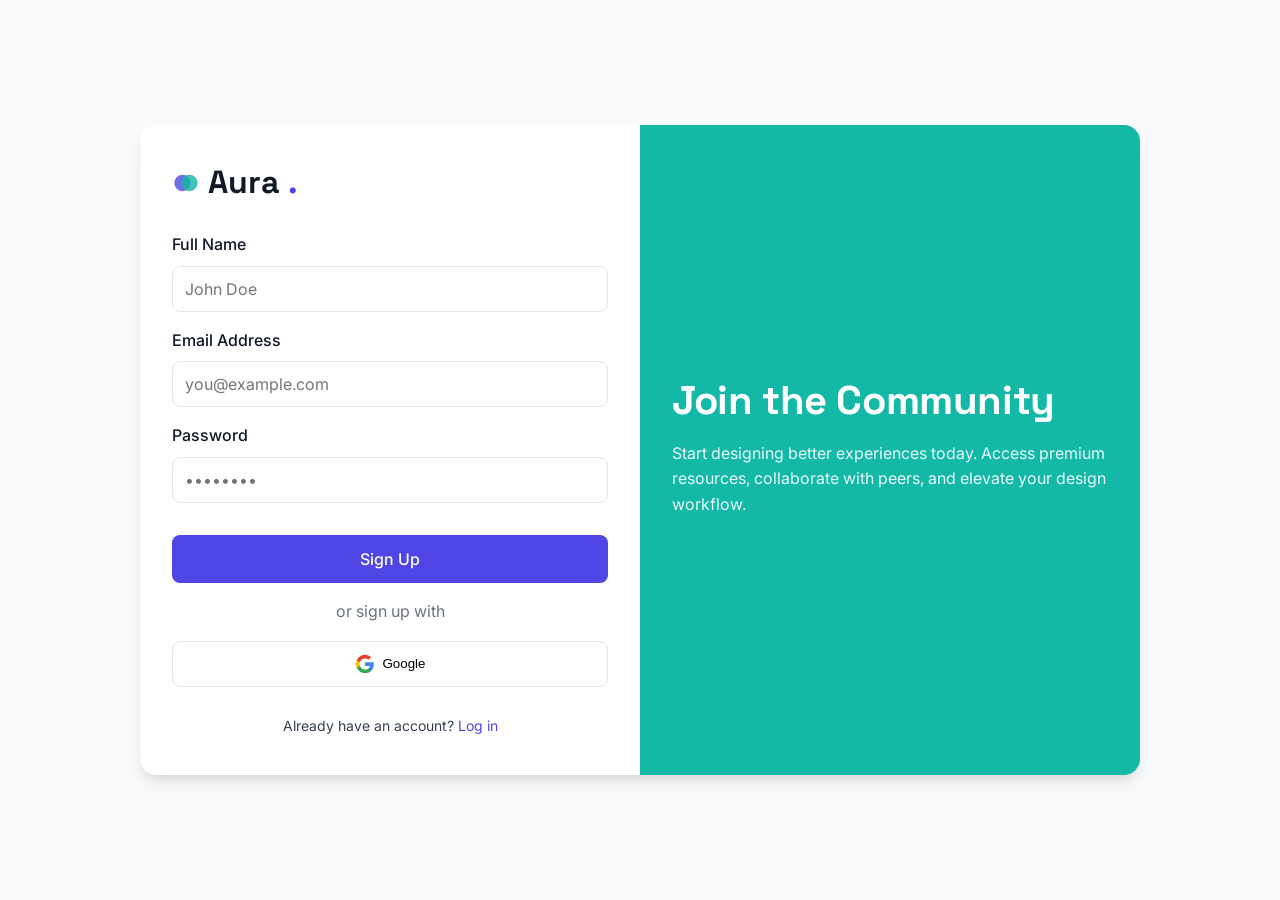
<file: pages/signup.html>
<!DOCTYPE html>
<html lang="en">
<head>
    <meta charset="UTF-8">
    <meta name="viewport" content="width=device-width, initial-scale=1.0">
    <title>Aura.</title>
    <link rel="stylesheet" href="../assets/css/style.css">
    <link rel="stylesheet" href="../assets/css/components.css">
    <link rel="stylesheet" href="../assets/css/dark-mode.css">
    <link rel="stylesheet" href="../assets/css/rtl.css">
    <link rel="icon" type="image/svg+xml" href="data:image/svg+xml,<svg xmlns='http://www.w3.org/2000/svg' viewBox='0 0 24 24'><circle cx='9' cy='12' r='7' fill='%234f46e5' fill-opacity='0.8'/><circle cx='15' cy='12' r='7' fill='%2314b8a6' fill-opacity='0.8'/></svg>">
    <style>
        body { margin: 0; padding: 0; height: 100vh; display: flex; align-items: center; justify-content: center; background-color: var(--bg-secondary); }
        .auth-container { width: 100%; max-width: 1000px; display: grid; grid-template-columns: 1fr 1fr; background: var(--bg-primary); border-radius: var(--radius-lg); overflow: hidden; box-shadow: var(--shadow-lg); height: 650px; }
        .auth-form { padding: var(--space-8); display: flex; flex-direction: column; justify-content: center; }
        .auth-hero { background-color: var(--accent-color); padding: var(--space-8); color: white; display: flex; flex-direction: column; justify-content: center; position: relative; }
        .brand-center { text-align: center; margin-bottom: var(--space-6); }
        .brand-center .nav-brand { font-size: 2rem; }
        .social-btn { display: flex; align-items: center; justify-content: center; gap: var(--space-2); width: 100%; margin-bottom: var(--space-3); border: 1px solid var(--border-color); background: var(--bg-primary); padding: var(--space-3); border-radius: var(--radius-md); font-weight: 500; cursor: pointer; transition: background-color var(--transition-fast); }
        .social-btn:hover { background-color: var(--bg-secondary); }
    </style>

    
    <!-- Dark Mode Initializer (Prevents FOUC & persists across all pages) -->
    <script>
        (function() {
            try {
                const theme = localStorage.getItem('theme');
                if (theme === 'dark' || (!theme && window.matchMedia('(prefers-color-scheme: dark)').matches)) {
                    document.documentElement.classList.add('dark');
                }
            } catch (e) {
                if (window.matchMedia('(prefers-color-scheme: dark)').matches) {
                    document.documentElement.classList.add('dark');
                }
            }
        })();
    </script>
</head>
<body>
    <div class="auth-container">
        <div class="auth-form">
            <div class="brand-center">
                <a href="index.html" class="nav-brand" style="display: flex; align-items: center; gap: 8px;">
                <svg width="28" height="28" viewBox="0 0 24 24" fill="none" xmlns="http://www.w3.org/2000/svg">
                    <circle cx="9" cy="12" r="7" fill="var(--primary-color)" fill-opacity="0.8"/>
                    <circle cx="15" cy="12" r="7" fill="var(--accent-color)" fill-opacity="0.8"/>
                </svg>
                Aura<span>.</span>
            </a>
            </div>
            
            <form>
                <div class="form-group">
                    <label class="form-label">Full Name</label>
                    <input type="text" class="form-control" placeholder="John Doe" required>
                </div>
                <div class="form-group">
                    <label class="form-label">Email Address</label>
                    <input type="email" class="form-control" placeholder="you@example.com" required>
                </div>
                <div class="form-group">
                    <label class="form-label">Password</label>
                    <input type="password" class="form-control" placeholder="••••••••" required>
                </div>
                <button type="submit" class="btn btn-primary" style="width: 100%; margin-top: var(--space-4);">Sign Up</button>
            </form>
            
            <div style="text-align: center; margin: var(--space-4) 0; color: var(--text-light);">or sign up with</div>
            
            <button class="social-btn">
                <svg width="20" height="20" viewBox="0 0 24 24" fill="#4285F4"><path d="M22.56 12.25c0-.78-.07-1.53-.2-2.25H12v4.26h5.92c-.26 1.37-1.04 2.53-2.21 3.31v2.77h3.57c2.08-1.92 3.28-4.74 3.28-8.09z"/><path d="M12 23c2.97 0 5.46-.98 7.28-2.66l-3.57-2.77c-.98.66-2.23 1.06-3.71 1.06-2.86 0-5.29-1.93-6.16-4.53H2.18v2.84C3.99 20.53 7.7 23 12 23z" fill="#34A853"/><path d="M5.84 14.09c-.22-.66-.35-1.36-.35-2.09s.13-1.43.35-2.09V7.07H2.18C1.43 8.55 1 10.22 1 12s.43 3.45 1.18 4.93l2.85-2.22.81-.62z" fill="#FBBC05"/><path d="M12 5.38c1.62 0 3.06.56 4.21 1.64l3.15-3.15C17.45 2.09 14.97 1 12 1 7.7 1 3.99 3.47 2.18 7.07l3.66 2.84c.87-2.6 3.3-4.53 6.16-4.53z" fill="#EA4335"/></svg>
                Google
            </button>
            
            <div style="text-align: center; margin-top: var(--space-4);">
                <p class="text-sm">Already have an account? <a href="login.html">Log in</a></p>
            </div>
        </div>
        <div class="auth-hero">
            <h2 style="color: white; margin-bottom: var(--space-4);">Join the Community</h2>
            <p style="color: rgba(255,255,255,0.9);">Start designing better experiences today. Access premium resources, collaborate with peers, and elevate your design workflow.</p>
        </div>
    </div>
</body>
</html>
</file>
<file: assets/css/style.css>
/*
  Theme Name: UX/UI Design Studio
  Description: Modern HTML Template for UX/UI Agencies
  Version: 1.0
*/

@import url('https://fonts.googleapis.com/css2?family=Inter:wght@300;400;500;600;700&family=Space+Grotesk:wght@400;500;600;700&display=swap');

/* ==========================================================================
   CSS Variables
   ========================================================================== */
:root {
  /* 
   * COLOR PALETTE (Task #32)
   * Primary: Indigo (#4F46E5) - Used for primary actions, buttons, and links.
   * Accent: Teal (#14B8A6) - Used for highlights and secondary elements.
   * Backgrounds: White (#FFFFFF) to Light Gray (#F3F4F6) for depth.
   */
  --primary-color: #4F46E5; /* Indigo */
  --primary-hover: #4338CA;
  --accent-color: #14B8A6; /* Teal */
  
  --text-primary: #111827;
  --text-secondary: #374151; /* Increased contrast (Task #26, #27) */
  --text-light: #6B7280;     /* Increased contrast */
  
  --bg-primary: #FFFFFF;
  --bg-secondary: #F9FAFB;
  --bg-tertiary: #F3F4F6;
  
  --border-color: #E5E7EB;
  
  /* Status Colors */
  --success: #10B981;
  --error: #EF4444;
  --warning: #F59E0B;
  
  /* Typography */
  --font-body: 'Inter', sans-serif;
  --font-heading: 'Space Grotesk', sans-serif;
  
  /* Spacing Base */
  --space-1: 0.25rem; /* 4px */
  --space-2: 0.5rem;  /* 8px */
  --space-3: 0.75rem; /* 12px */
  --space-4: 1rem;    /* 16px */
  --space-5: 1.25rem; /* 20px */
  --space-6: 1.5rem;  /* 24px */
  --space-8: 2rem;    /* 32px */
  --space-10: 2.5rem; /* 40px */
  --space-12: 3rem;   /* 48px */
  --space-16: 4rem;   /* 64px */
  --space-20: 5rem;   /* 80px */
  --space-24: 6rem;   /* 96px */
  
  /* Transitions */
  --transition-fast: 0.2s ease;
  --transition-normal: 0.3s ease;
  --transition-slow: 0.5s ease;
  
  /* Border Radius */
  --radius-sm: 0.25rem;
  --radius-md: 0.5rem;
  --radius-lg: 1rem;
  --radius-xl: 1.5rem;
  --radius-full: 9999px;
  
  /* Shadows */
  --shadow-sm: 0 1px 2px 0 rgba(0, 0, 0, 0.05);
  --shadow-md: 0 4px 6px -1px rgba(0, 0, 0, 0.1), 0 2px 4px -1px rgba(0, 0, 0, 0.06);
  --shadow-lg: 0 10px 15px -3px rgba(0, 0, 0, 0.1), 0 4px 6px -2px rgba(0, 0, 0, 0.05);
}

/* ==========================================================================
   Reset & Base Styles
   ========================================================================== */
*, *::before, *::after {
  box-sizing: border-box;
  margin: 0;
  padding: 0;
}

html {
  font-size: 16px;
  scroll-behavior: smooth;
}

body {
  font-family: var(--font-body);
  color: var(--text-primary);
  background-color: var(--bg-primary);
  line-height: 1.6;
  -webkit-font-smoothing: antialiased;
  -moz-osx-font-smoothing: grayscale;
  transition: background-color var(--transition-normal), color var(--transition-normal);
  overflow-x: hidden;
  width: 100%;
}

/* Typography */
h1, h2, h3, h4, h5, h6 {
  font-family: var(--font-heading);
  font-weight: 700;
  line-height: 1.2;
  margin-bottom: var(--space-4);
  color: var(--text-primary);
}

h1 { font-size: 3.5rem; letter-spacing: -0.02em; font-weight: 700; line-height: 1.2; }
h2 { font-size: 2.5rem; letter-spacing: -0.01em; font-weight: 700; line-height: 1.2; }
h3 { font-size: 2rem; font-weight: 700; line-height: 1.3; }
h4 { font-size: 1.5rem; font-weight: 700; line-height: 1.4; }
h5 { font-size: 1.25rem; font-weight: 600; }
h6 { font-size: 1rem; font-weight: 600; }

p {
  color: var(--text-secondary);
  margin-bottom: var(--space-4);
}

a {
  color: var(--primary-color);
  text-decoration: none;
  transition: color var(--transition-fast);
}

a:hover {
  color: var(--primary-hover);
}

ul, ol {
  list-style: none;
}

img {
  max-width: 100%;
  height: auto;
  display: block;
}

/* ==========================================================================
   Layout & Utility Classes
   ========================================================================== */
.container {
  width: 100%;
  max-width: 1280px;
  margin: 0 auto;
  padding: 0 var(--space-4);
}

.section {
  padding: var(--space-20) 0;
}

.section-alt {
  background-color: var(--bg-secondary);
}

/* Grid & Flex */
.grid { display: grid; gap: var(--space-6); }
.grid-cols-2 { grid-template-columns: repeat(2, 1fr); }
.grid-cols-3 { grid-template-columns: repeat(3, 1fr); }
.grid-cols-4 { grid-template-columns: repeat(4, 1fr); }

.flex { display: flex; }
.inline-flex { display: inline-flex; }
.flex-col { flex-direction: column; }
.items-center { align-items: center; }
.justify-center { justify-content: center; }
.justify-between { justify-content: space-between; }
.flex-wrap { flex-wrap: wrap; }
.gap-2 { gap: var(--space-2); }
.gap-4 { gap: var(--space-4); }
.gap-6 { gap: var(--space-6); }
.gap-8 { gap: var(--space-8); }
.mx-auto { margin-left: auto; margin-right: auto; }
.w-full { width: 100%; }

/* Spacing Helpers */
.mt-0 { margin-top: 0; }
.mb-0 { margin-bottom: 0; }
.mt-2 { margin-top: var(--space-2); }
.mb-2 { margin-bottom: var(--space-2); }
.mt-4 { margin-top: var(--space-4); }
.mb-4 { margin-bottom: var(--space-4); }
.mt-8 { margin-top: var(--space-8); }
.mb-8 { margin-bottom: var(--space-8); }
.pt-16 { padding-top: var(--space-16); }
.pb-16 { padding-bottom: var(--space-16); }
.pt-0 { padding-top: 0; }
.pb-0 { padding-bottom: 0; }

/* Text Utilities */
.text-center { text-align: center; }
.text-left { text-align: left; }
.text-right { text-align: right; }
.text-xs { font-size: 0.75rem; }
.text-sm { font-size: 0.875rem; }
.text-lg { font-size: 1.125rem; }
.text-xl { font-size: 1.25rem; }
.font-bold { font-weight: 700; }
.font-medium { font-weight: 500; }
.text-primary { color: var(--primary-color); }
.text-accent { color: var(--accent-color); }

/* Responsive Overrides */
@media (max-width: 1024px) {
  h1 { font-size: 2.75rem; }
  h2 { font-size: 2rem; }
  .grid-cols-4 { grid-template-columns: repeat(2, 1fr); }
}

@media (max-width: 768px) {
  h1 { font-size: 2.25rem; }
  h2 { font-size: 1.75rem; }
  .grid-cols-2, .grid-cols-3, .grid-cols-4 { grid-template-columns: 1fr; }
  .section { padding: var(--space-12) 0; }
}

@media (max-width: 480px) {
  h1 { font-size: 1.85rem; }
  h2 { font-size: 1.5rem; }
  .section { padding: var(--space-10) 0; }
}

/* ==========================================================================
   Premium Animations
   ========================================================================== */
.fade-up {
    opacity: 0;
    transform: translateY(30px);
    transition: opacity 0.8s cubic-bezier(0.16, 1, 0.3, 1), transform 0.8s cubic-bezier(0.16, 1, 0.3, 1);
    will-change: opacity, transform;
}
.fade-up.is-visible {
    opacity: 1;
    transform: translateY(0);
}

.delay-100 { transition-delay: 100ms; }
.delay-200 { transition-delay: 200ms; }
.delay-300 { transition-delay: 300ms; }
.delay-400 { transition-delay: 400ms; }

/* Hero Zoom animation */
@keyframes slowZoom {
    0% { transform: scale(1); }
    100% { transform: scale(1.05); }
}
.hero-bg-anim {
    animation: slowZoom 20s ease-in-out infinite alternate;
}
</file>
<file: assets/css/components.css>
/* ==========================================================================
   Buttons
   ========================================================================== */
.btn {
  display: inline-flex;
  align-items: center;
  justify-content: center;
  text-align: center; /* Task #30 */
  padding: var(--space-3) var(--space-6);
  font-family: var(--font-body);
  font-weight: 500;
  border-radius: var(--radius-md);
  border: none;
  cursor: pointer;
  transition: all var(--transition-normal);
  text-decoration: none;
  font-size: 1rem;
  min-height: 48px; /* Task #9: Consistent height */
  line-height: 1;
}

.btn-primary {
  background-color: var(--primary-color);
  color: #ffffff;
}

.btn-primary:hover {
  background-color: var(--primary-hover);
  color: #ffffff;
  transform: translateY(-2px);
  box-shadow: var(--shadow-md);
}

.btn-secondary {
  background-color: transparent;
  color: var(--primary-color);
  border: 1px solid var(--primary-color);
}

.btn-secondary:hover {
  background-color: var(--primary-color);
  color: #ffffff;
}

.btn-outline-white {
  background-color: transparent;
  color: #ffffff;
  border: 1.5px solid rgba(255, 255, 255, 0.85);
}

.btn-outline-white:hover {
  background-color: #ffffff;
  color: var(--primary-color);
  border-color: #ffffff;
  transform: translateY(-2px);
  box-shadow: var(--shadow-md);
}

/* ==========================================================================
   Badge / Pill
   ========================================================================== */
.badge-pill {
  display: inline-flex;
  align-items: center;
  gap: 0.5rem;
  padding: 0.35rem 0.85rem;
  border-radius: var(--radius-full);
  font-size: 0.75rem;
  font-weight: 700;
  letter-spacing: 0.05em;
  text-transform: uppercase;
  width: fit-content;
  max-width: max-content;
  line-height: 1.2;
}

/* ==========================================================================
   Cards
   ========================================================================== */
.card {
  background-color: var(--bg-primary);
  border-radius: var(--radius-lg);
  padding: var(--space-6);
  border: 1px solid var(--border-color);
  transition: transform var(--transition-normal), box-shadow var(--transition-normal);
}

.card:hover {
  transform: translateY(-5px);
  box-shadow: var(--shadow-lg);
}

.card-icon {
  width: 48px;
  height: 48px;
  background-color: var(--bg-tertiary);
  color: var(--primary-color);
  display: flex;
  align-items: center;
  justify-content: center;
  border-radius: var(--radius-md);
  margin-bottom: var(--space-4);
  font-size: 1.5rem;
}

/* ==========================================================================
   Forms
   ========================================================================== */
.form-group {
  margin-bottom: var(--space-4);
}

.form-label {
  display: block;
  margin-bottom: var(--space-2);
  font-weight: 500;
  color: var(--text-primary);
}

.form-control {
  width: 100%;
  padding: var(--space-3);
  border: 1px solid var(--border-color);
  border-radius: var(--radius-md);
  font-family: var(--font-body);
  font-size: 1rem;
  background-color: var(--bg-primary);
  color: var(--text-primary);
  transition: border-color var(--transition-fast), box-shadow var(--transition-fast);
}

.form-control:focus {
  outline: none;
  border-color: var(--primary-color);
  box-shadow: 0 0 0 3px rgba(79, 70, 229, 0.1);
}

/* ==========================================================================
   Navbar
   ========================================================================== */
.navbar {
  position: sticky;
  top: 0;
  z-index: 1000;
  width: 100%;
  background-color: var(--bg-primary);
  border-bottom: 1px solid var(--border-color);
  transition: background-color var(--transition-normal);
}

.navbar .container {
  display: flex;
  align-items: center;
  justify-content: space-between;
  min-height: 76px;
  gap: var(--space-4);
}

/* Dropdown alignment */
.dropdown {
  position: relative;
}
.dropdown-menu {
  position: absolute;
  top: 100%;
  left: 0;
  min-width: 180px;
  background-color: var(--bg-primary);
  border: 1px solid var(--border-color);
  border-radius: var(--radius-md);
  box-shadow: var(--shadow-lg);
  display: none;
  z-index: 1001;
  padding: 0.25rem 0;
}
.dropdown:hover .dropdown-menu {
  display: block;
}
.dropdown-item {
  display: block;
  padding: var(--space-2) var(--space-4);
  color: var(--text-primary);
  text-decoration: none;
  font-size: 0.9rem;
  transition: background-color var(--transition-fast);
}
.dropdown-item:hover {
  background-color: var(--bg-secondary);
  color: var(--primary-color);
}

.nav-brand {
  font-family: var(--font-heading);
  font-size: 1.5rem;
  font-weight: 700;
  color: var(--text-primary);
  display: flex;
  align-items: center;
  gap: 8px;
  text-decoration: none;
  flex-shrink: 0;
}

.nav-brand span {
  color: var(--primary-color);
}

.nav-menu {
  display: flex;
  gap: var(--space-4);
  align-items: center;
  list-style: none;
  margin: 0;
  padding: 0;
}

.nav-link {
  color: var(--text-primary);
  font-weight: 500;
  font-size: 0.95rem;
  padding: var(--space-2) var(--space-3);
  display: inline-flex;
  align-items: center;
  min-height: 40px;
  transition: color var(--transition-fast);
  white-space: nowrap;
}

.nav-link:hover, .nav-link.active {
  color: var(--primary-color);
}

.nav-actions {
  display: flex;
  align-items: center;
  gap: var(--space-3);
  flex-shrink: 0;
}

.nav-toggles {
  display: flex;
  align-items: center;
  gap: 0.5rem;
}

.icon-toggle-btn {
  width: 38px;
  height: 38px;
  background: transparent;
  border: 1px solid var(--border-color);
  color: var(--text-secondary);
  cursor: pointer;
  display: inline-flex;
  align-items: center;
  justify-content: center;
  border-radius: var(--radius-md);
  transition: all var(--transition-fast);
  padding: 0;
  flex-shrink: 0;
}

.icon-toggle-btn:hover {
  background: var(--bg-tertiary);
  color: var(--primary-color);
  border-color: var(--primary-color);
}

.icon-toggle-btn svg {
  width: 20px;
  height: 20px;
}

/* Navbar Responsiveness */
@media (max-width: 1024px) {
  .navbar .container {
    min-height: 68px;
    gap: var(--space-2);
  }
  .nav-menu {
    gap: 0.35rem;
  }
  .nav-link {
    padding: 0.35rem 0.5rem;
    font-size: 0.875rem;
  }
  .nav-actions .btn {
    padding: 0.4rem 0.85rem;
    font-size: 0.875rem;
    min-height: 40px;
  }
}

@media (max-width: 768px) {
  .navbar .container {
    flex-wrap: wrap;
    padding-top: 0.5rem;
    padding-bottom: 0.5rem;
    min-height: auto;
    justify-content: space-between;
  }
  .nav-brand {
    font-size: 1.35rem;
  }
  .nav-actions {
    gap: 0.35rem;
  }
  .nav-actions .btn {
    padding: 0.35rem 0.75rem;
    font-size: 0.8rem;
    min-height: 36px;
  }
  .icon-toggle-btn {
    width: 34px;
    height: 34px;
  }
  .icon-toggle-btn svg {
    width: 18px;
    height: 18px;
  }
  .nav-menu {
    order: 3;
    width: 100%;
    display: flex;
    overflow-x: auto;
    white-space: nowrap;
    -webkit-overflow-scrolling: touch;
    scrollbar-width: none;
    gap: 0.35rem;
    padding: 0.4rem 0 0.15rem;
    margin-top: 0.35rem;
    border-top: 1px solid var(--border-color);
  }
  .nav-menu::-webkit-scrollbar {
    display: none;
  }
  .nav-link {
    padding: 0.25rem 0.65rem;
    font-size: 0.825rem;
    background: var(--bg-tertiary);
    border-radius: var(--radius-full);
    min-height: 32px;
  }
  .nav-link.active {
    background: rgba(79, 70, 229, 0.1);
    color: var(--primary-color);
    font-weight: 600;
  }
}

/* ==========================================================================
   Insight Cards (Straight-line alignment)
   ========================================================================== */
.insight-card {
  display: flex;
  flex-direction: column;
  height: 100%;
}

.insight-card-title {
  font-size: 1.25rem;
  line-height: 1.35;
  min-height: 3.4rem;
  margin-bottom: var(--space-2);
  display: flex;
  align-items: flex-start;
}

.insight-card-text {
  font-size: 0.875rem;
  color: var(--text-secondary);
  margin-bottom: 0;
  min-height: 2.8rem;
}

/* ==========================================================================
   Footer
   ========================================================================== */
.footer {
  background-color: var(--bg-secondary);
  padding: var(--space-12) 0 var(--space-6);
  border-top: 1px solid var(--border-color);
  margin-top: 0 !important;
}

.footer-grid {
  display: grid;
  grid-template-columns: 2fr 1fr 1fr 1fr;
  gap: var(--space-8);
  margin-bottom: var(--space-8);
}

.footer-title {
  font-size: 1.125rem;
  margin-bottom: var(--space-4);
  color: var(--text-primary);
}

.footer-links li {
  margin-bottom: var(--space-2);
}

.footer-links a {
  color: var(--text-secondary);
}

.footer-links a:hover {
  color: var(--accent-color);
  text-decoration: underline;
}

.footer-bottom {
  border-top: 1px solid var(--border-color);
  padding-top: var(--space-6);
  text-align: center;
  color: var(--text-secondary);
  font-size: 0.875rem;
}

@media (max-width: 1024px) {
  .footer-grid { grid-template-columns: 1fr 1fr; }
}
@media (max-width: 640px) {
  .footer-grid { grid-template-columns: 1fr; gap: var(--space-6); }
}

/* ==========================================================================
   Loading Skeleton
   ========================================================================== */
.skeleton {
  background: linear-gradient(90deg, var(--bg-tertiary) 25%, var(--border-color) 50%, var(--bg-tertiary) 75%);
  background-size: 200% 100%;
  animation: loading 1.5s infinite;
  border-radius: var(--radius-sm);
}

@keyframes loading {
  0% { background-position: 200% 0; }
  100% { background-position: -200% 0; }
}

/* Glass Card Support */
.glass-card {
  background: rgba(255, 255, 255, 0.85);
  backdrop-filter: blur(12px);
  -webkit-backdrop-filter: blur(12px);
  border: 1px solid rgba(255, 255, 255, 0.3);
}
</file>
<file: assets/css/dark-mode.css>
/* ==========================================================================
   Dark Mode Styles
   ========================================================================== */

/* The .dark class applies to the body or html tag */
.dark {
  /* High-visibility Neon Blue for Dark Mode */
  --primary-color: #00E5FF;
  --primary-hover: #00B8CC;
  
  --text-primary: #F9FAFB;
  --text-secondary: #D1D5DB;
  --text-light: #9CA3AF;
  
  --bg-primary: #0F1115;
  --bg-secondary: #1A1D24;
  --bg-tertiary: #272A31;
  
  --border-color: #374151;
  
  --shadow-sm: 0 1px 2px 0 rgba(0, 0, 0, 0.5);
  --shadow-md: 0 4px 6px -1px rgba(0, 0, 0, 0.4), 0 2px 4px -1px rgba(0, 0, 0, 0.3);
  --shadow-lg: 0 10px 15px -3px rgba(0, 0, 0, 0.5), 0 4px 6px -2px rgba(0, 0, 0, 0.4);
}

/* Component Overrides for Dark Mode if needed */
.dark .card-icon {
  background-color: var(--bg-tertiary);
}

.dark .navbar {
  box-shadow: 0 1px 0 0 var(--border-color);
}

/* Dark mode support for glass-card */
.dark .glass-card {
  background: rgba(30, 41, 59, 0.75); /* Dark slate with opacity */
  border: 1px solid rgba(255, 255, 255, 0.1);
  color: var(--text-primary);
}

/* Ensure the brand logo retains its original indigo color in dark mode */
.dark .nav-brand span {
  color: #4F46E5 !important;
}

.dark .nav-brand svg circle:first-of-type {
  fill: #4F46E5 !important;
}

/* Ensure text inside the neon primary button is readable in dark mode */
.dark .btn-primary {
  color: #0F1115 !important;
  font-weight: 700 !important;
}

.dark .btn-primary:hover {
  color: #0F1115 !important;
}

.dark .btn-outline-white:hover {
  background-color: #ffffff !important;
  color: #0F1115 !important;
  border-color: #ffffff !important;
}

.dark .icon-toggle-btn {
  border-color: var(--border-color);
  color: var(--text-secondary);
}

.dark .icon-toggle-btn:hover {
  background: var(--bg-tertiary);
  color: var(--primary-color);
  border-color: var(--primary-color);
}
</file>
<file: assets/css/rtl.css>
/* ==========================================================================
   RTL (Right-to-Left) Styles
   ========================================================================== */

html[dir="rtl"] {
  direction: rtl;
  text-align: right;
}

html[dir="rtl"] .text-left { text-align: right; }
html[dir="rtl"] .text-right { text-align: left; }

html[dir="rtl"] .dropdown-menu {
  left: auto;
  right: 0;
  text-align: right;
}

html[dir="rtl"] .btn svg:not(.no-rtl),
html[dir="rtl"] a svg:not(.no-rtl) {
  transform: scaleX(-1);
}

html[dir="rtl"] .nav-brand {
  flex-direction: row;
}

html[dir="rtl"] .footer {
  text-align: right;
}
</file>
